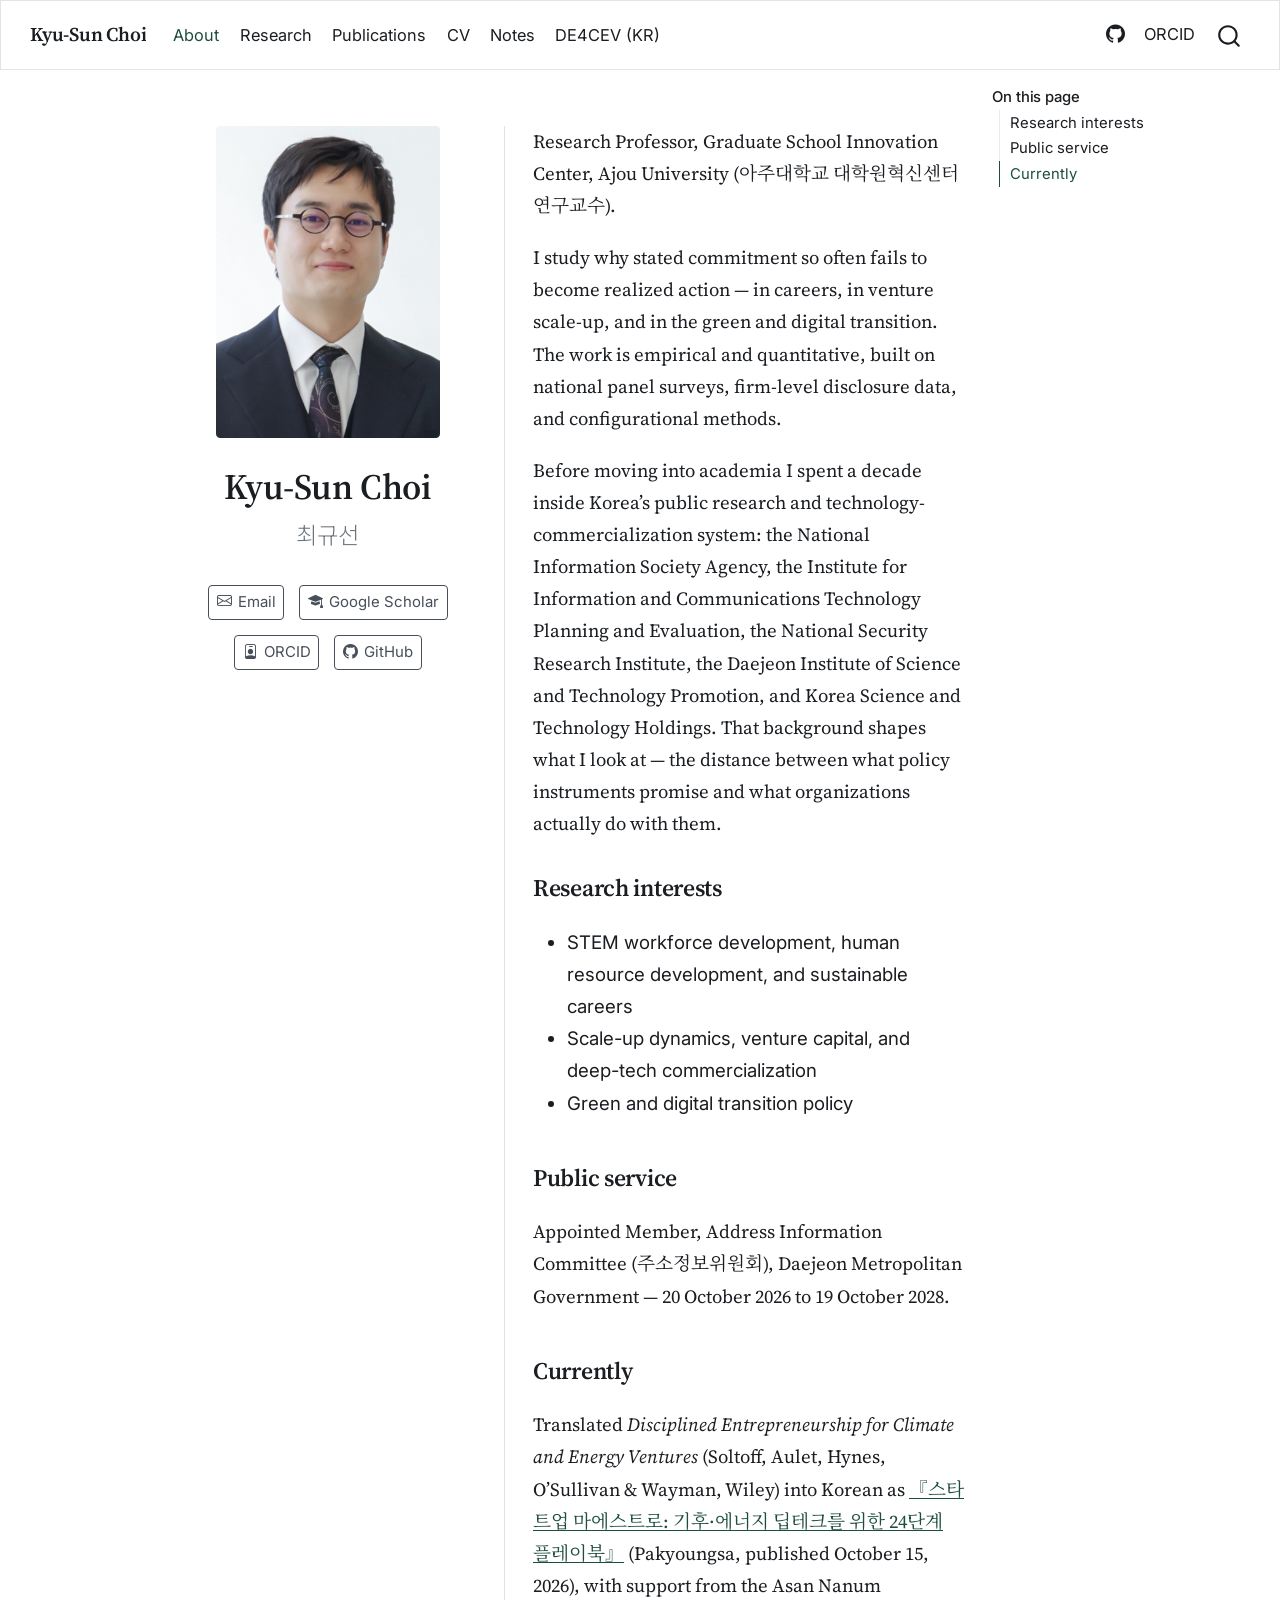
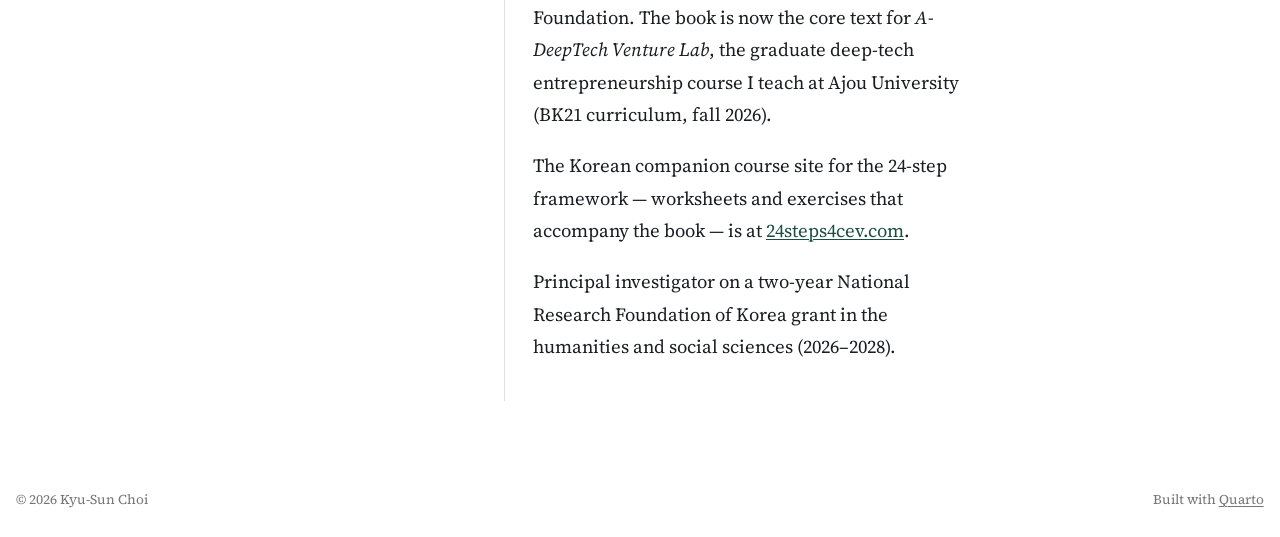
<file: index.html>
<!DOCTYPE html>
<html xmlns="http://www.w3.org/1999/xhtml" lang="en" xml:lang="en"><head>

<meta charset="utf-8">
<meta name="generator" content="quarto-1.11.9">

<meta name="viewport" content="width=device-width, initial-scale=1.0, user-scalable=yes">


<title>Kyu-Sun Choi</title>
<style>
/* Default styles provided by pandoc.
** See https://pandoc.org/MANUAL.html#variables-for-html for config info.
*/
span.smallcaps{font-variant: small-caps;}
div.columns{display: flex; gap: 1.5em;}
div.column{flex: auto;}
@media screen {
div.columns{gap: min(4vw, 1.5em);}
div.column{overflow-x: auto;}
}
div.hanging-indent{margin-left: 1.5em; text-indent: -1.5em;}
ul.task-list{list-style: none;}
ul.task-list li input[type="checkbox"] {
  width: 0.8em;
  margin: 0 0.8em 0.2em -1em; /* quarto-specific, see https://github.com/quarto-dev/quarto-cli/issues/4556 */ 
  vertical-align: middle;
}
</style>


<script src="site_libs/quarto-nav/quarto-nav.js"></script>
<script src="site_libs/quarto-nav/headroom.min.js"></script>
<script src="site_libs/clipboard/clipboard.min.js"></script>
<script src="site_libs/quarto-search/autocomplete.umd.js"></script>
<script src="site_libs/quarto-search/fuse.min.js"></script>
<script src="site_libs/quarto-search/quarto-search.js"></script>
<meta name="quarto:offset" content="./">
<link href="./images/favicon.png" rel="icon" type="image/png">
<script src="site_libs/quarto-html/quarto.js" type="module"></script>
<script src="site_libs/quarto-html/tabsets/tabsets.js" type="module"></script>
<script src="site_libs/quarto-html/scrollable-regions/scrollable-regions.js" type="module"></script>
<script src="site_libs/quarto-html/popper.min.js"></script>
<script src="site_libs/quarto-html/tippy.umd.min.js"></script>
<link href="site_libs/quarto-html/tippy.css" rel="stylesheet">
<link href="site_libs/quarto-html/quarto-syntax-highlighting-63b5708e65d6cd79cd7618c58d0c21e7.css" rel="stylesheet" id="quarto-text-highlighting-styles">
<script src="site_libs/bootstrap/bootstrap.min.js"></script>
<link href="site_libs/bootstrap/bootstrap-icons.css" rel="stylesheet">
<link href="site_libs/bootstrap/bootstrap-665c2cede42db689215a2e90a3d80492.min.css" rel="stylesheet" append-hash="true" id="quarto-bootstrap" data-mode="light">
<script id="quarto-search-options" type="application/json">{
  "location": "navbar",
  "copy-button": false,
  "collapse-after": 3,
  "panel-placement": "end",
  "type": "overlay",
  "limit": 50,
  "keyboard-shortcut": [
    "f",
    "/",
    "s"
  ],
  "show-item-context": false,
  "language": {
    "search-no-results-text": "No results",
    "search-matching-documents-text": "matching documents",
    "search-copy-link-title": "Copy link to search",
    "search-hide-matches-text": "Hide additional matches",
    "search-more-match-text": "more match in this document",
    "search-more-matches-text": "more matches in this document",
    "search-clear-button-title": "Clear",
    "search-text-placeholder": "",
    "search-detached-cancel-button-title": "Cancel",
    "search-submit-button-title": "Submit",
    "search-label": "Search"
  }
}</script>


</head>

<body class="nav-fixed quarto-light"><a id="quarto-skip-link" class="visually-hidden-focusable" href="#quarto-document-content">Skip to main content</a>

<div id="quarto-search-results"></div>
  <header id="quarto-header" class="headroom fixed-top">
    <nav class="navbar navbar-expand-lg " data-bs-theme="dark" aria-label="Site">
      <div class="navbar-container container-fluid">
      <div class="navbar-brand-container mx-auto">
    <a class="navbar-brand" href="./index.html">
    <span class="navbar-title">Kyu-Sun Choi</span>
    </a>
  </div>
          <button class="navbar-toggler" type="button" data-bs-toggle="collapse" data-bs-target="#navbarCollapse" aria-controls="navbarCollapse" aria-expanded="false" aria-label="Toggle navigation" onclick="if (window.quartoToggleHeadroom) { window.quartoToggleHeadroom(); }">
  <span class="navbar-toggler-icon"></span>
</button>
          <div class="collapse navbar-collapse" id="navbarCollapse">
            <ul class="navbar-nav navbar-nav-scroll me-auto">
  <li class="nav-item">
    <a class="nav-link active" href="./index.html" aria-current="page"> 
<span class="menu-text">About</span></a>
  </li>  
  <li class="nav-item">
    <a class="nav-link" href="./research.html"> 
<span class="menu-text">Research</span></a>
  </li>  
  <li class="nav-item">
    <a class="nav-link" href="./publications.html"> 
<span class="menu-text">Publications</span></a>
  </li>  
  <li class="nav-item">
    <a class="nav-link" href="./cv.html"> 
<span class="menu-text">CV</span></a>
  </li>  
  <li class="nav-item">
    <a class="nav-link" href="./blog.html"> 
<span class="menu-text">Notes</span></a>
  </li>  
  <li class="nav-item">
    <a class="nav-link" href="https://24steps4cev.com" target="_blank"> 
<span class="menu-text">DE4CEV (KR)</span></a>
  </li>  
</ul>
            <ul class="navbar-nav navbar-nav-scroll ms-auto">
  <li class="nav-item compact">
    <a class="nav-link" href="https://github.com/kyusunchoi"> <i class="bi bi-github" role="img" aria-label="GitHub">
</i> 
<span class="menu-text"></span></a>
  </li>  
  <li class="nav-item">
    <a class="nav-link" href="https://orcid.org/0000-0001-7960-6547"> 
<span class="menu-text">ORCID</span></a>
  </li>  
</ul>
          </div> <!-- /navcollapse -->
            <div class="quarto-navbar-tools">
</div>
            <div id="quarto-search" class="" title="Search"></div>
      </div> <!-- /container-fluid -->
    </nav>
</header>
<!-- content -->
<div id="quarto-content" class="quarto-container page-columns page-rows-contents page-layout-article page-navbar">
<!-- sidebar -->
<!-- margin-sidebar -->
    <div id="quarto-margin-sidebar" class="sidebar margin-sidebar">
        <nav id="TOC" role="doc-toc" aria-labelledby="toc-title" class="toc-active">
    <h2 id="toc-title">On this page</h2>
  <ul>
  <li><a href="#research-interests" id="toc-research-interests" class="nav-link active" data-scroll-target="#research-interests">Research interests</a></li>
  <li><a href="#public-service" id="toc-public-service" class="nav-link" data-scroll-target="#public-service">Public service</a></li>
  <li><a href="#currently" id="toc-currently" class="nav-link" data-scroll-target="#currently">Currently</a></li>
  </ul>
</nav>
    </div>
<!-- main -->
<div class="quarto-about-trestles">
  <div class="about-entity">
    <img src="images/profile.png" class="about-image
  rounded " style="width: 12em;">
<header id="title-block-header" class="quarto-title-block default">
<div class="quarto-title">
<h1 class="title">Kyu-Sun Choi</h1>
<p class="subtitle lead">최규선</p>
</div>
<div class="quarto-title-meta">
  </div>
</header>
    <div class="about-links">
  <a href="mailto:cascade@ajou.ac.kr" class="about-link" rel="" target="">
    <i class="bi bi-envelope"></i>
     <span class="about-link-text">Email</span>
  </a>
  <a href="https://scholar.google.com/citations?user=VaS3VtMAAAAJ&amp;hl=en" class="about-link" rel="" target="">
    <i class="bi bi-mortarboard-fill"></i>
     <span class="about-link-text">Google Scholar</span>
  </a>
  <a href="https://orcid.org/0000-0001-7960-6547" class="about-link" rel="" target="">
    <i class="bi bi-person-badge"></i>
     <span class="about-link-text">ORCID</span>
  </a>
  <a href="https://github.com/kyusunchoi" class="about-link" rel="" target="">
    <i class="bi bi-github"></i>
     <span class="about-link-text">GitHub</span>
  </a>
</div>
  </div>
  <div class="about-contents"><main class="content" id="quarto-document-content" tabindex="-1">

<p>Research Professor, Graduate School Innovation Center, Ajou University (아주대학교 대학원혁신센터 연구교수).</p>
<p>I study why stated commitment so often fails to become realized action — in careers, in venture scale-up, and in the green and digital transition. The work is empirical and quantitative, built on national panel surveys, firm-level disclosure data, and configurational methods.</p>
<p>Before moving into academia I spent a decade inside Korea’s public research and technology-commercialization system: the National Information Society Agency, the Institute for Information and Communications Technology Planning and Evaluation, the National Security Research Institute, the Daejeon Institute of Science and Technology Promotion, and Korea Science and Technology Holdings. That background shapes what I look at — the distance between what policy instruments promise and what organizations actually do with them.</p>
<section id="research-interests" class="level2">
<h2 data-anchor-id="research-interests">Research interests</h2>
<ul>
<li>STEM workforce development, human resource development, and sustainable careers</li>
<li>Scale-up dynamics, venture capital, and deep-tech commercialization</li>
<li>Green and digital transition policy</li>
</ul>
</section>
<section id="public-service" class="level2">
<h2 data-anchor-id="public-service">Public service</h2>
<p>Appointed Member, Address Information Committee (주소정보위원회), Daejeon Metropolitan Government — 20 October 2026 to 19 October 2028.</p>
</section>
<section id="currently" class="level2">
<h2 data-anchor-id="currently">Currently</h2>
<p>Translated <em>Disciplined Entrepreneurship for Climate and Energy Ventures</em> (Soltoff, Aulet, Hynes, O’Sullivan &amp; Wayman, Wiley) into Korean as <a href="https://www.pybook.co.kr/mall/book/pys?goodsno=10015">『스타트업 마에스트로: 기후·에너지 딥테크를 위한 24단계 플레이북』</a> (Pakyoungsa, published October 15, 2026), with support from the Asan Nanum Foundation. The book is now the core text for <em>A-DeepTech Venture Lab</em>, the graduate deep-tech entrepreneurship course I teach at Ajou University (BK21 curriculum, fall 2026).</p>
<p>The Korean companion course site for the 24-step framework — worksheets and exercises that accompany the book — is at <a href="https://24steps4cev.com">24steps4cev.com</a>.</p>
<p>Principal investigator on a two-year National Research Foundation of Korea grant in the humanities and social sciences (2026–2028).</p>


</section>
</main></div>
</div>
 <!-- /main -->
<script id="quarto-html-after-body" type="application/javascript">
  window.document.addEventListener("DOMContentLoaded", function (event) {
    const isCodeAnnotation = (el) => {
      for (const clz of el.classList) {
        if (clz.startsWith('code-annotation-')) {                     
          return true;
        }
      }
      return false;
    }
    const onCopySuccess = function(e) {
      // button target
      const button = e.trigger;
      // don't keep focus
      button.blur();
      // flash "checked"
      button.classList.add('code-copy-button-checked');
      var currentTitle = button.getAttribute("title");
      button.setAttribute("title", "Copied!");
      let tooltip;
      if (window.bootstrap) {
        button.setAttribute("data-bs-toggle", "tooltip");
        button.setAttribute("data-bs-placement", "left");
        button.setAttribute("data-bs-title", "Copied!");
        tooltip = new bootstrap.Tooltip(button, 
          { trigger: "manual", 
            customClass: "code-copy-button-tooltip",
            offset: [0, -8]});
        tooltip.show();    
      }
      setTimeout(function() {
        if (tooltip) {
          tooltip.hide();
          button.removeAttribute("data-bs-title");
          button.removeAttribute("data-bs-toggle");
          button.removeAttribute("data-bs-placement");
        }
        button.setAttribute("title", currentTitle);
        button.classList.remove('code-copy-button-checked');
      }, 1000);
      // clear code selection
      e.clearSelection();
    }
    const getTextToCopy = function(trigger) {
      const outerScaffold = trigger.parentElement.cloneNode(true);
      const codeEl = outerScaffold.querySelector('code');
      for (const childEl of codeEl.children) {
        if (isCodeAnnotation(childEl)) {
          childEl.remove();
        }
      }
      return codeEl.innerText;
    }
    const clipboard = new window.ClipboardJS('.code-copy-button:not([data-in-quarto-modal])', {
      text: getTextToCopy
    });
    clipboard.on('success', onCopySuccess);
    if (window.document.getElementById('quarto-embedded-source-code-modal')) {
      const clipboardModal = new window.ClipboardJS('.code-copy-button[data-in-quarto-modal]', {
        text: getTextToCopy,
        container: window.document.getElementById('quarto-embedded-source-code-modal')
      });
      clipboardModal.on('success', onCopySuccess);
    }
      var localhostRegex = new RegExp(/^(?:http|https):\/\/localhost\:?[0-9]*\//);
      var mailtoRegex = new RegExp(/^mailto:/);
        var filterRegex = new RegExp("https:\/\/kyusunchoi\.github\.io");
      const newWindowLabel = "(opens in a new tab)";
      const newWindowNoteId = "quarto-ext-newwindow-label";
      // Links reference one hidden label through aria-describedby, so the
      // announcement never changes their accessible name.
      var describeNewWindow = (link) => {
        if (!window.document.getElementById(newWindowNoteId)) {
          var newWindowNote = window.document.createElement("span");
          newWindowNote.id = newWindowNoteId;
          newWindowNote.hidden = true;
          newWindowNote.textContent = newWindowLabel;
          window.document.body.appendChild(newWindowNote);
        }
        var describedBy = (link.getAttribute("aria-describedby") || "").split(/\s+/).filter(Boolean);
        if (!describedBy.includes(newWindowNoteId)) {
          describedBy.push(newWindowNoteId);
          link.setAttribute("aria-describedby", describedBy.join(" "));
        }
      }
      var isInternal = (href) => {
          return filterRegex.test(href) || localhostRegex.test(href) || mailtoRegex.test(href);
      }
      // Inspect non-navigation links and adorn them if external
      window.quartoDecorateExternalLinks = function (root) {
     var links = (root || window.document).querySelectorAll('a[href]:not(.nav-link):not(.navbar-brand):not(.toc-action):not(.sidebar-link):not(.sidebar-item-toggle):not(.pagination-link):not(.no-external):not([aria-hidden]):not(.dropdown-item):not(.quarto-navigation-tool):not(.about-link)');
      for (var i=0; i<links.length; i++) {
        const link = links[i];
        if (!isInternal(link.href)) {
          // undo the damage that might have been done by quarto-nav.js in the case of
          // links that we want to consider external
          if (link.dataset.originalHref !== undefined) {
            link.href = link.dataset.originalHref;
          }
            // target, if specified
            link.setAttribute("target", "_blank");
            if (link.getAttribute("rel") === null) {
              link.setAttribute("rel", "noopener");
            }
            describeNewWindow(link);
          if (!link.classList.contains('no-external-icon')) {
          }
        }
      }
      };
      window.quartoDecorateExternalLinks(window.document);
    // Esc closes the popup (WCAG 1.4.13) and focus leaving both trigger and
    // popup closes it (WCAG 2.4.11); tippy handles neither for interactive popups.
    const hideOnEscAndFocusOut = {
      name: 'hideOnEscAndFocusOut',
      defaultValue: true,
      fn(instance) {
        const dismiss = () => {
          // A show scheduled by the trigger delay would otherwise reopen it
          instance.clearDelayTimeouts();
          instance.hide();
        };
        const onKeyDown = (event) => {
          if (event.key !== 'Escape') {
            return;
          }
          // Keep Esc from also reaching page handlers (e.g. reveal.js overview),
          // except an open reveal.js slide menu, which Esc should close too.
          // The menu handles keys only when its keyboard option is on.
          const menuHandlesEsc = window.Reveal?.getPlugin?.('menu')?.isOpen() &&
            window.Reveal.getConfig().menu?.keyboard !== false;
          if (!menuHandlesEsc) {
            event.stopPropagation();
          }
          if (instance.popper.contains(window.document.activeElement)) {
            // Disabled while refocusing so the focus trigger does not reopen it
            instance.disable();
            instance.reference.focus();
            instance.enable();
          }
          dismiss();
        };
        const onFocusOut = (event) => {
          const target = event.relatedTarget;
          if (target && !instance.reference.contains(target) &&
              !instance.popper.contains(target)) {
            dismiss();
          }
        };
        // On the trigger too: a click trigger (code-annotations: select) has no
        // blur handling. Attached for the instance's lifetime so leaving the
        // trigger also cancels a show still pending on the trigger delay.
        instance.reference.addEventListener('focusout', onFocusOut);
        return {
          onShow() {
            window.document.addEventListener('keydown', onKeyDown, true);
            instance.popper.addEventListener('focusout', onFocusOut);
          },
          onHide() {
            window.document.removeEventListener('keydown', onKeyDown, true);
            instance.popper.removeEventListener('focusout', onFocusOut);
          },
          onDestroy() {
            instance.reference.removeEventListener('focusout', onFocusOut);
          },
        };
      },
    };
    function tippyHover(el, contentFn, onTriggerFn, onUntriggerFn) {
      const config = {
        allowHTML: true,
        maxWidth: 500,
        delay: 100,
        arrow: false,
        appendTo: function(el) {
            return el.parentElement;
        },
        interactive: true,
        interactiveBorder: 10,
        theme: 'quarto',
        placement: 'bottom-start',
        plugins: [hideOnEscAndFocusOut],
      };
      if (contentFn) {
        config.content = contentFn;
      }
      if (onTriggerFn) {
        config.onTrigger = onTriggerFn;
      }
      if (onUntriggerFn) {
        config.onUntrigger = onUntriggerFn;
      }
      window.tippy(el, config); 
    }
    const noterefs = window.document.querySelectorAll('a[role="doc-noteref"]');
    for (var i=0; i<noterefs.length; i++) {
      const ref = noterefs[i];
      tippyHover(ref, function() {
        // use id or data attribute instead here
        let href = ref.getAttribute('data-footnote-href') || ref.getAttribute('href');
        try { href = new URL(href).hash; } catch {}
        const id = href.replace(/^#\/?/, "");
        const note = window.document.getElementById(id);
        if (note) {
          return note.innerHTML;
        } else {
          return "";
        }
      });
    }
    const xrefs = window.document.querySelectorAll('a.quarto-xref');
    const processXRef = (id, note) => {
      // Strip column container classes
      const stripColumnClz = (el) => {
        el.classList.remove("page-full", "page-columns");
        if (el.children) {
          for (const child of el.children) {
            stripColumnClz(child);
          }
        }
      }
      stripColumnClz(note)
      if (id === null || id.startsWith('sec-')) {
        // Special case sections, only their first couple elements
        const container = document.createElement("div");
        if (note.children && note.children.length > 2) {
          container.appendChild(note.children[0].cloneNode(true));
          for (let i = 1; i < note.children.length; i++) {
            const child = note.children[i];
            if (child.tagName === "P" && child.innerText === "") {
              continue;
            } else {
              container.appendChild(child.cloneNode(true));
              break;
            }
          }
          if (window.Quarto?.typesetMath) {
            window.Quarto.typesetMath(container);
          }
          return container.innerHTML
        } else {
          if (window.Quarto?.typesetMath) {
            window.Quarto.typesetMath(note);
          }
          return note.innerHTML;
        }
      } else {
        // Remove any anchor links if they are present
        const anchorLink = note.querySelector('a.anchorjs-link');
        if (anchorLink) {
          anchorLink.remove();
        }
        if (window.Quarto?.typesetMath) {
          window.Quarto.typesetMath(note);
        }
        if (note.classList.contains("callout")) {
          return note.outerHTML;
        } else {
          return note.innerHTML;
        }
      }
    }
    for (var i=0; i<xrefs.length; i++) {
      const xref = xrefs[i];
      tippyHover(xref, undefined, function(instance) {
        instance.disable();
        let url = xref.getAttribute('href');
        let hash = undefined; 
        if (url.startsWith('#')) {
          hash = url;
        } else {
          try { hash = new URL(url).hash; } catch {}
        }
        if (hash) {
          const id = hash.replace(/^#\/?/, "");
          const note = window.document.getElementById(id);
          if (note !== null) {
            try {
              const html = processXRef(id, note.cloneNode(true));
              instance.setContent(html);
            } finally {
              instance.enable();
              instance.show();
            }
          } else {
            // See if we can fetch this
            fetch(url.split('#')[0])
            .then(res => res.text())
            .then(html => {
              const parser = new DOMParser();
              const htmlDoc = parser.parseFromString(html, "text/html");
              const note = htmlDoc.getElementById(id);
              if (note !== null) {
                const html = processXRef(id, note);
                instance.setContent(html);
              } 
            }).finally(() => {
              instance.enable();
              instance.show();
            });
          }
        } else {
          // See if we can fetch a full url (with no hash to target)
          // This is a special case and we should probably do some content thinning / targeting
          fetch(url)
          .then(res => res.text())
          .then(html => {
            const parser = new DOMParser();
            const htmlDoc = parser.parseFromString(html, "text/html");
            const note = htmlDoc.querySelector('main.content');
            if (note !== null) {
              // This should only happen for chapter cross references
              // (since there is no id in the URL)
              // remove the first header
              if (note.children.length > 0 && note.children[0].tagName === "HEADER") {
                note.children[0].remove();
              }
              const html = processXRef(null, note);
              instance.setContent(html);
            } 
          }).finally(() => {
            instance.enable();
            instance.show();
          });
        }
      }, function(instance) {
      });
    }
        let selectedAnnoteEl;
        const selectorForAnnotation = ( cell, annotation) => {
          let cellAttr = 'data-code-cell="' + cell + '"';
          let lineAttr = 'data-code-annotation="' +  annotation + '"';
          const selector = 'span[' + cellAttr + '][' + lineAttr + ']';
          return selector;
        }
        const selectCodeLines = (annoteEl) => {
          const doc = window.document;
          const targetCell = annoteEl.getAttribute("data-target-cell");
          const targetAnnotation = annoteEl.getAttribute("data-target-annotation");
          const annoteSpan = window.document.querySelector(selectorForAnnotation(targetCell, targetAnnotation));
          const lines = annoteSpan.getAttribute("data-code-lines").split(",");
          const lineIds = lines.map((line) => {
            return targetCell + "-" + line;
          })
          // Each band is positioned against its own containing block, which is
          // not the offsetParent of the lines, so place it from client rects.
          const placeBand = (band, firstEl, lastEl, codeBlock) => {
            const container = band.offsetParent;
            if (container === null) {
              return;
            }
            const containerRect = container.getBoundingClientRect();
            // Reveal.js scales slides with a transform, so convert client
            // pixels back to the CSS pixels of the container.
            const scale = containerRect.height / container.offsetHeight || 1;
            const firstRect = firstEl.getBoundingClientRect();
            const lastRect = lastEl.getBoundingClientRect();
            const top = (firstRect.top - containerRect.top) / scale - container.clientTop + container.scrollTop;
            const height = (lastRect.bottom - firstRect.top) / scale;
            band.style.top = top - 2 + "px";
            band.style.height = height + 4 + "px";
            if (codeBlock) {
              // Without the copy button wrapper, the containing block is wider
              // than the code block, so span the code block explicitly.
              const blockRect = codeBlock.getBoundingClientRect();
              band.style.left = (blockRect.left - containerRect.left) / scale - container.clientLeft + container.scrollLeft + "px";
              band.style.width = blockRect.width / scale + "px";
            }
          };
          if (lineIds.length > 0) {
            const el = window.document.getElementById(lineIds[0]);
            const lastEl = window.document.getElementById(lineIds[lineIds.length - 1]);
            const parent = el.parentElement.parentElement;
            // cook up a div (if necessary) and position it
            let div = window.document.getElementById("code-annotation-line-highlight");
            if (div === null) {
              div = window.document.createElement("div");
              div.setAttribute("id", "code-annotation-line-highlight");
              div.style.position = 'absolute';
              parent.appendChild(div);
            }
            placeBand(div, el, lastEl, parent.closest("div.sourceCode") || parent);
            let gutterDiv = window.document.getElementById("code-annotation-line-highlight-gutter");
            if (gutterDiv === null) {
              gutterDiv = window.document.createElement("div");
              gutterDiv.setAttribute("id", "code-annotation-line-highlight-gutter");
              gutterDiv.style.position = 'absolute';
              const codeCell = window.document.getElementById(targetCell);
              const gutter = codeCell.querySelector('.code-annotation-gutter');
              gutter.appendChild(gutterDiv);
            }
            placeBand(gutterDiv, el, lastEl);
            selectedAnnoteEl = annoteEl;
          }
        };
        const unselectCodeLines = () => {
          const elementsIds = ["code-annotation-line-highlight", "code-annotation-line-highlight-gutter"];
          elementsIds.forEach((elId) => {
            const div = window.document.getElementById(elId);
            if (div) {
              div.remove();
            }
          });
          selectedAnnoteEl = undefined;
        };
          // Handle positioning of the toggle
      window.addEventListener(
        "resize",
        throttle(() => {
          elRect = undefined;
          if (selectedAnnoteEl) {
            selectCodeLines(selectedAnnoteEl);
          }
        }, 10)
      );
      function throttle(fn, ms) {
      let throttle = false;
      let timer;
        return (...args) => {
          if(!throttle) { // first call gets through
              fn.apply(this, args);
              throttle = true;
          } else { // all the others get throttled
              if(timer) clearTimeout(timer); // cancel #2
              timer = setTimeout(() => {
                fn.apply(this, args);
                timer = throttle = false;
              }, ms);
          }
        };
      }
        // Attach click handler to the DT
        const annoteDls = window.document.querySelectorAll('dt[data-target-cell]');
        for (const annoteDlNode of annoteDls) {
          annoteDlNode.addEventListener('click', (event) => {
            const clickedEl = event.target;
            if (clickedEl !== selectedAnnoteEl) {
              unselectCodeLines();
              const activeEl = window.document.querySelector('dt[data-target-cell].code-annotation-active');
              if (activeEl) {
                activeEl.classList.remove('code-annotation-active');
              }
              selectCodeLines(clickedEl);
              clickedEl.classList.add('code-annotation-active');
            } else {
              // Unselect the line
              unselectCodeLines();
              clickedEl.classList.remove('code-annotation-active');
            }
          });
        }
    const findCites = (el) => {
      const parentEl = el.parentElement;
      if (parentEl) {
        const cites = parentEl.dataset.cites;
        if (cites) {
          return {
            el,
            cites: cites.split(' ')
          };
        } else {
          return findCites(el.parentElement)
        }
      } else {
        return undefined;
      }
    };
    var bibliorefs = window.document.querySelectorAll('a[role="doc-biblioref"]');
    for (var i=0; i<bibliorefs.length; i++) {
      const ref = bibliorefs[i];
      const citeInfo = findCites(ref);
      if (citeInfo) {
        tippyHover(citeInfo.el, function() {
          var popup = window.document.createElement('div');
          citeInfo.cites.forEach(function(cite) {
            var citeDiv = window.document.createElement('div');
            citeDiv.classList.add('hanging-indent');
            citeDiv.classList.add('csl-entry');
            var biblioDiv = window.document.getElementById('ref-' + cite);
            if (biblioDiv) {
              citeDiv.innerHTML = biblioDiv.innerHTML;
            }
            popup.appendChild(citeDiv);
          });
          return popup.innerHTML;
        });
      }
    }
  });
  </script>
  <script type="application/javascript">
  window.quartoScrollableRegionsLabels = {"code":"Scrollable code","output":"Scrollable output"};
  </script>
</div> <!-- /content -->
<footer class="footer">
  <div class="nav-footer">
    <div class="nav-footer-left">
<p>© 2026 Kyu-Sun Choi</p>
</div>   
    <div class="nav-footer-center">
      &nbsp;
    </div>
    <div class="nav-footer-right">
<p>Built with <a href="https://quarto.org">Quarto</a></p>
</div>
  </div>
</footer>




</body></html>
</file>
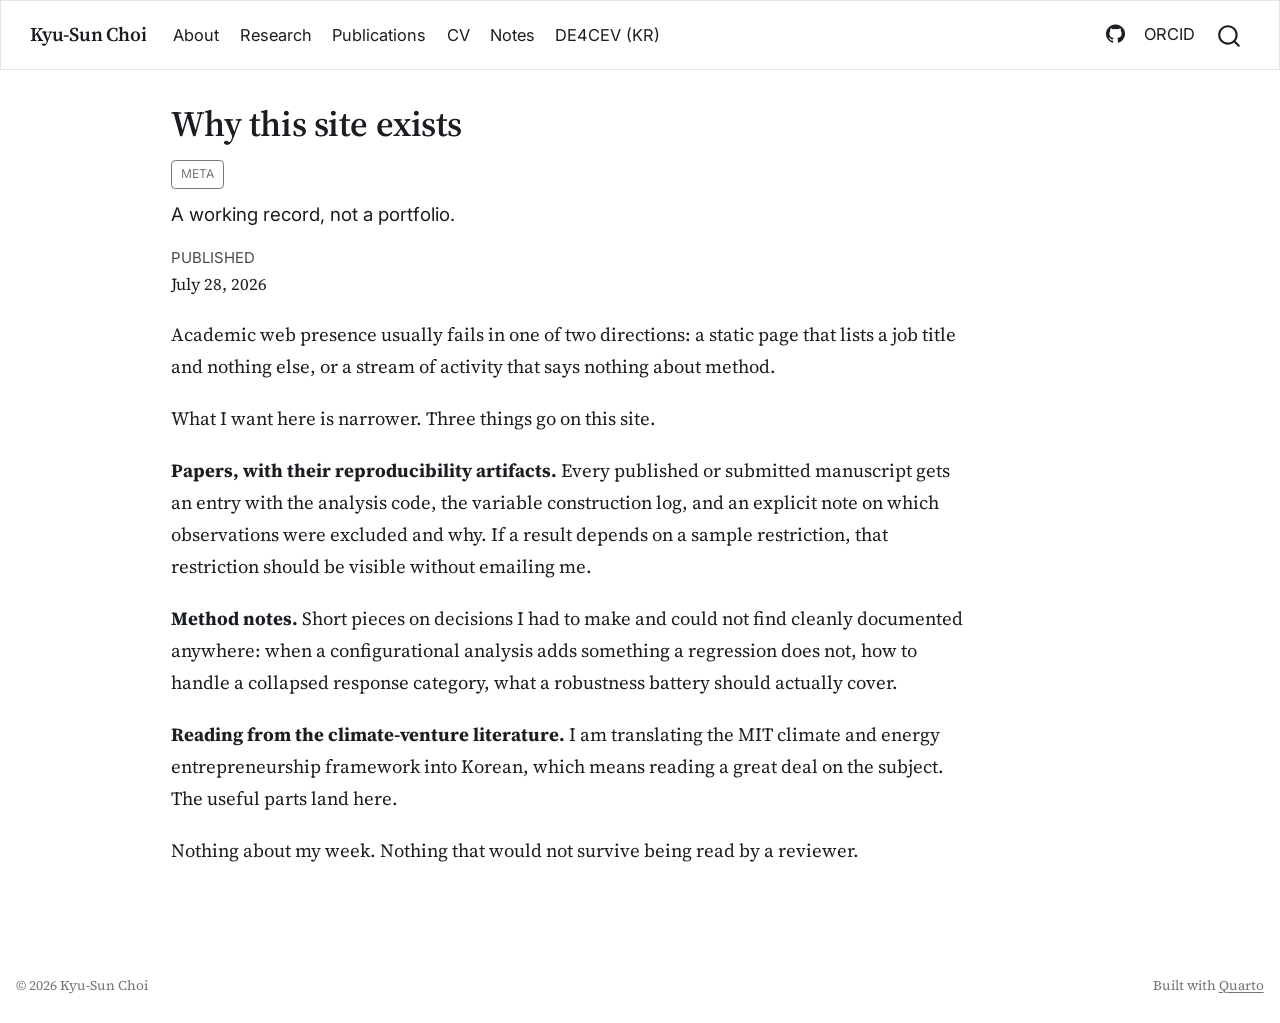
<file: posts/2026-07-site-launch/index.html>
<!DOCTYPE html>
<html xmlns="http://www.w3.org/1999/xhtml" lang="en" xml:lang="en"><head>

<meta charset="utf-8">
<meta name="generator" content="quarto-1.11.9">

<meta name="viewport" content="width=device-width, initial-scale=1.0, user-scalable=yes">

<meta name="dcterms.date" content="2026-07-28">
<meta name="description" content="A working record, not a portfolio.">

<title>Why this site exists – Kyu-Sun Choi</title>
<style>
/* Default styles provided by pandoc.
** See https://pandoc.org/MANUAL.html#variables-for-html for config info.
*/
span.smallcaps{font-variant: small-caps;}
div.columns{display: flex; gap: 1.5em;}
div.column{flex: auto;}
@media screen {
div.columns{gap: min(4vw, 1.5em);}
div.column{overflow-x: auto;}
}
div.hanging-indent{margin-left: 1.5em; text-indent: -1.5em;}
ul.task-list{list-style: none;}
ul.task-list li input[type="checkbox"] {
  width: 0.8em;
  margin: 0 0.8em 0.2em -1em; /* quarto-specific, see https://github.com/quarto-dev/quarto-cli/issues/4556 */ 
  vertical-align: middle;
}
</style>


<script src="../../site_libs/quarto-nav/quarto-nav.js"></script>
<script src="../../site_libs/quarto-nav/headroom.min.js"></script>
<script src="../../site_libs/clipboard/clipboard.min.js"></script>
<script src="../../site_libs/quarto-search/autocomplete.umd.js"></script>
<script src="../../site_libs/quarto-search/fuse.min.js"></script>
<script src="../../site_libs/quarto-search/quarto-search.js"></script>
<meta name="quarto:offset" content="../../">
<link href="../../images/favicon.png" rel="icon" type="image/png">
<script src="../../site_libs/quarto-html/quarto.js" type="module"></script>
<script src="../../site_libs/quarto-html/tabsets/tabsets.js" type="module"></script>
<script src="../../site_libs/quarto-html/scrollable-regions/scrollable-regions.js" type="module"></script>
<script src="../../site_libs/quarto-html/popper.min.js"></script>
<script src="../../site_libs/quarto-html/tippy.umd.min.js"></script>
<script src="../../site_libs/quarto-html/anchor.min.js"></script>
<link href="../../site_libs/quarto-html/tippy.css" rel="stylesheet">
<link href="../../site_libs/quarto-html/quarto-syntax-highlighting-63b5708e65d6cd79cd7618c58d0c21e7.css" rel="stylesheet" id="quarto-text-highlighting-styles">
<script src="../../site_libs/bootstrap/bootstrap.min.js"></script>
<link href="../../site_libs/bootstrap/bootstrap-icons.css" rel="stylesheet">
<link href="../../site_libs/bootstrap/bootstrap-665c2cede42db689215a2e90a3d80492.min.css" rel="stylesheet" append-hash="true" id="quarto-bootstrap" data-mode="light">
<script id="quarto-search-options" type="application/json">{
  "location": "navbar",
  "copy-button": false,
  "collapse-after": 3,
  "panel-placement": "end",
  "type": "overlay",
  "limit": 50,
  "keyboard-shortcut": [
    "f",
    "/",
    "s"
  ],
  "show-item-context": false,
  "language": {
    "search-no-results-text": "No results",
    "search-matching-documents-text": "matching documents",
    "search-copy-link-title": "Copy link to search",
    "search-hide-matches-text": "Hide additional matches",
    "search-more-match-text": "more match in this document",
    "search-more-matches-text": "more matches in this document",
    "search-clear-button-title": "Clear",
    "search-text-placeholder": "",
    "search-detached-cancel-button-title": "Cancel",
    "search-submit-button-title": "Submit",
    "search-label": "Search"
  }
}</script>


</head>

<body class="nav-fixed quarto-light"><a id="quarto-skip-link" class="visually-hidden-focusable" href="#quarto-document-content">Skip to main content</a>

<div id="quarto-search-results"></div>
  <header id="quarto-header" class="headroom fixed-top">
    <nav class="navbar navbar-expand-lg " data-bs-theme="dark" aria-label="Site">
      <div class="navbar-container container-fluid">
      <div class="navbar-brand-container mx-auto">
    <a class="navbar-brand" href="../../index.html">
    <span class="navbar-title">Kyu-Sun Choi</span>
    </a>
  </div>
          <button class="navbar-toggler" type="button" data-bs-toggle="collapse" data-bs-target="#navbarCollapse" aria-controls="navbarCollapse" aria-expanded="false" aria-label="Toggle navigation" onclick="if (window.quartoToggleHeadroom) { window.quartoToggleHeadroom(); }">
  <span class="navbar-toggler-icon"></span>
</button>
          <div class="collapse navbar-collapse" id="navbarCollapse">
            <ul class="navbar-nav navbar-nav-scroll me-auto">
  <li class="nav-item">
    <a class="nav-link" href="../../index.html"> 
<span class="menu-text">About</span></a>
  </li>  
  <li class="nav-item">
    <a class="nav-link" href="../../research.html"> 
<span class="menu-text">Research</span></a>
  </li>  
  <li class="nav-item">
    <a class="nav-link" href="../../publications.html"> 
<span class="menu-text">Publications</span></a>
  </li>  
  <li class="nav-item">
    <a class="nav-link" href="../../cv.html"> 
<span class="menu-text">CV</span></a>
  </li>  
  <li class="nav-item">
    <a class="nav-link" href="../../blog.html"> 
<span class="menu-text">Notes</span></a>
  </li>  
  <li class="nav-item">
    <a class="nav-link" href="https://24steps4cev.com" target="_blank"> 
<span class="menu-text">DE4CEV (KR)</span></a>
  </li>  
</ul>
            <ul class="navbar-nav navbar-nav-scroll ms-auto">
  <li class="nav-item compact">
    <a class="nav-link" href="https://github.com/kyusunchoi"> <i class="bi bi-github" role="img" aria-label="GitHub">
</i> 
<span class="menu-text"></span></a>
  </li>  
  <li class="nav-item">
    <a class="nav-link" href="https://orcid.org/0000-0001-7960-6547"> 
<span class="menu-text">ORCID</span></a>
  </li>  
</ul>
          </div> <!-- /navcollapse -->
            <div class="quarto-navbar-tools">
</div>
            <div id="quarto-search" class="" title="Search"></div>
      </div> <!-- /container-fluid -->
    </nav>
</header>
<!-- content -->
<div id="quarto-content" class="quarto-container page-columns page-rows-contents page-layout-article page-navbar">
<!-- sidebar -->
<!-- margin-sidebar -->
    <div id="quarto-margin-sidebar" class="sidebar margin-sidebar zindex-bottom">
        
    </div>
<!-- main -->
<main class="content" id="quarto-document-content" tabindex="-1">

<header id="title-block-header" class="quarto-title-block default">
<div class="quarto-title">
<h1 class="title">Why this site exists</h1>
  <div class="quarto-categories">
    <div class="quarto-category">meta</div>
  </div>
  </div>

<div>
  <div class="description">
    A working record, not a portfolio.
  </div>
</div>


<div class="quarto-title-meta">

    
    <div>
    <div class="quarto-title-meta-heading">Published</div>
    <div class="quarto-title-meta-contents">
      <p class="date">July 28, 2026</p>
    </div>
  </div>
  
    
  </div>
  


</header>


<p>Academic web presence usually fails in one of two directions: a static page that lists a job title and nothing else, or a stream of activity that says nothing about method.</p>
<p>What I want here is narrower. Three things go on this site.</p>
<p><strong>Papers, with their reproducibility artifacts.</strong> Every published or submitted manuscript gets an entry with the analysis code, the variable construction log, and an explicit note on which observations were excluded and why. If a result depends on a sample restriction, that restriction should be visible without emailing me.</p>
<p><strong>Method notes.</strong> Short pieces on decisions I had to make and could not find cleanly documented anywhere: when a configurational analysis adds something a regression does not, how to handle a collapsed response category, what a robustness battery should actually cover.</p>
<p><strong>Reading from the climate-venture literature.</strong> I am translating the MIT climate and energy entrepreneurship framework into Korean, which means reading a great deal on the subject. The useful parts land here.</p>
<p>Nothing about my week. Nothing that would not survive being read by a reviewer.</p>



</main> <!-- /main -->
<script id="quarto-html-after-body" type="application/javascript">
  window.document.addEventListener("DOMContentLoaded", function (event) {
    const icon = "";
    const anchorJS = new window.AnchorJS();
    anchorJS.options = {
      placement: 'right',
      icon: icon
    };
    anchorJS.add('.anchored');
    const isCodeAnnotation = (el) => {
      for (const clz of el.classList) {
        if (clz.startsWith('code-annotation-')) {                     
          return true;
        }
      }
      return false;
    }
    const onCopySuccess = function(e) {
      // button target
      const button = e.trigger;
      // don't keep focus
      button.blur();
      // flash "checked"
      button.classList.add('code-copy-button-checked');
      var currentTitle = button.getAttribute("title");
      button.setAttribute("title", "Copied!");
      let tooltip;
      if (window.bootstrap) {
        button.setAttribute("data-bs-toggle", "tooltip");
        button.setAttribute("data-bs-placement", "left");
        button.setAttribute("data-bs-title", "Copied!");
        tooltip = new bootstrap.Tooltip(button, 
          { trigger: "manual", 
            customClass: "code-copy-button-tooltip",
            offset: [0, -8]});
        tooltip.show();    
      }
      setTimeout(function() {
        if (tooltip) {
          tooltip.hide();
          button.removeAttribute("data-bs-title");
          button.removeAttribute("data-bs-toggle");
          button.removeAttribute("data-bs-placement");
        }
        button.setAttribute("title", currentTitle);
        button.classList.remove('code-copy-button-checked');
      }, 1000);
      // clear code selection
      e.clearSelection();
    }
    const getTextToCopy = function(trigger) {
      const outerScaffold = trigger.parentElement.cloneNode(true);
      const codeEl = outerScaffold.querySelector('code');
      for (const childEl of codeEl.children) {
        if (isCodeAnnotation(childEl)) {
          childEl.remove();
        }
      }
      return codeEl.innerText;
    }
    const clipboard = new window.ClipboardJS('.code-copy-button:not([data-in-quarto-modal])', {
      text: getTextToCopy
    });
    clipboard.on('success', onCopySuccess);
    if (window.document.getElementById('quarto-embedded-source-code-modal')) {
      const clipboardModal = new window.ClipboardJS('.code-copy-button[data-in-quarto-modal]', {
        text: getTextToCopy,
        container: window.document.getElementById('quarto-embedded-source-code-modal')
      });
      clipboardModal.on('success', onCopySuccess);
    }
      var localhostRegex = new RegExp(/^(?:http|https):\/\/localhost\:?[0-9]*\//);
      var mailtoRegex = new RegExp(/^mailto:/);
        var filterRegex = new RegExp("https:\/\/kyusunchoi\.github\.io");
      const newWindowLabel = "(opens in a new tab)";
      const newWindowNoteId = "quarto-ext-newwindow-label";
      // Links reference one hidden label through aria-describedby, so the
      // announcement never changes their accessible name.
      var describeNewWindow = (link) => {
        if (!window.document.getElementById(newWindowNoteId)) {
          var newWindowNote = window.document.createElement("span");
          newWindowNote.id = newWindowNoteId;
          newWindowNote.hidden = true;
          newWindowNote.textContent = newWindowLabel;
          window.document.body.appendChild(newWindowNote);
        }
        var describedBy = (link.getAttribute("aria-describedby") || "").split(/\s+/).filter(Boolean);
        if (!describedBy.includes(newWindowNoteId)) {
          describedBy.push(newWindowNoteId);
          link.setAttribute("aria-describedby", describedBy.join(" "));
        }
      }
      var isInternal = (href) => {
          return filterRegex.test(href) || localhostRegex.test(href) || mailtoRegex.test(href);
      }
      // Inspect non-navigation links and adorn them if external
      window.quartoDecorateExternalLinks = function (root) {
     var links = (root || window.document).querySelectorAll('a[href]:not(.nav-link):not(.navbar-brand):not(.toc-action):not(.sidebar-link):not(.sidebar-item-toggle):not(.pagination-link):not(.no-external):not([aria-hidden]):not(.dropdown-item):not(.quarto-navigation-tool):not(.about-link)');
      for (var i=0; i<links.length; i++) {
        const link = links[i];
        if (!isInternal(link.href)) {
          // undo the damage that might have been done by quarto-nav.js in the case of
          // links that we want to consider external
          if (link.dataset.originalHref !== undefined) {
            link.href = link.dataset.originalHref;
          }
            // target, if specified
            link.setAttribute("target", "_blank");
            if (link.getAttribute("rel") === null) {
              link.setAttribute("rel", "noopener");
            }
            describeNewWindow(link);
          if (!link.classList.contains('no-external-icon')) {
          }
        }
      }
      };
      window.quartoDecorateExternalLinks(window.document);
    // Esc closes the popup (WCAG 1.4.13) and focus leaving both trigger and
    // popup closes it (WCAG 2.4.11); tippy handles neither for interactive popups.
    const hideOnEscAndFocusOut = {
      name: 'hideOnEscAndFocusOut',
      defaultValue: true,
      fn(instance) {
        const dismiss = () => {
          // A show scheduled by the trigger delay would otherwise reopen it
          instance.clearDelayTimeouts();
          instance.hide();
        };
        const onKeyDown = (event) => {
          if (event.key !== 'Escape') {
            return;
          }
          // Keep Esc from also reaching page handlers (e.g. reveal.js overview),
          // except an open reveal.js slide menu, which Esc should close too.
          // The menu handles keys only when its keyboard option is on.
          const menuHandlesEsc = window.Reveal?.getPlugin?.('menu')?.isOpen() &&
            window.Reveal.getConfig().menu?.keyboard !== false;
          if (!menuHandlesEsc) {
            event.stopPropagation();
          }
          if (instance.popper.contains(window.document.activeElement)) {
            // Disabled while refocusing so the focus trigger does not reopen it
            instance.disable();
            instance.reference.focus();
            instance.enable();
          }
          dismiss();
        };
        const onFocusOut = (event) => {
          const target = event.relatedTarget;
          if (target && !instance.reference.contains(target) &&
              !instance.popper.contains(target)) {
            dismiss();
          }
        };
        // On the trigger too: a click trigger (code-annotations: select) has no
        // blur handling. Attached for the instance's lifetime so leaving the
        // trigger also cancels a show still pending on the trigger delay.
        instance.reference.addEventListener('focusout', onFocusOut);
        return {
          onShow() {
            window.document.addEventListener('keydown', onKeyDown, true);
            instance.popper.addEventListener('focusout', onFocusOut);
          },
          onHide() {
            window.document.removeEventListener('keydown', onKeyDown, true);
            instance.popper.removeEventListener('focusout', onFocusOut);
          },
          onDestroy() {
            instance.reference.removeEventListener('focusout', onFocusOut);
          },
        };
      },
    };
    function tippyHover(el, contentFn, onTriggerFn, onUntriggerFn) {
      const config = {
        allowHTML: true,
        maxWidth: 500,
        delay: 100,
        arrow: false,
        appendTo: function(el) {
            return el.parentElement;
        },
        interactive: true,
        interactiveBorder: 10,
        theme: 'quarto',
        placement: 'bottom-start',
        plugins: [hideOnEscAndFocusOut],
      };
      if (contentFn) {
        config.content = contentFn;
      }
      if (onTriggerFn) {
        config.onTrigger = onTriggerFn;
      }
      if (onUntriggerFn) {
        config.onUntrigger = onUntriggerFn;
      }
      window.tippy(el, config); 
    }
    const noterefs = window.document.querySelectorAll('a[role="doc-noteref"]');
    for (var i=0; i<noterefs.length; i++) {
      const ref = noterefs[i];
      tippyHover(ref, function() {
        // use id or data attribute instead here
        let href = ref.getAttribute('data-footnote-href') || ref.getAttribute('href');
        try { href = new URL(href).hash; } catch {}
        const id = href.replace(/^#\/?/, "");
        const note = window.document.getElementById(id);
        if (note) {
          return note.innerHTML;
        } else {
          return "";
        }
      });
    }
    const xrefs = window.document.querySelectorAll('a.quarto-xref');
    const processXRef = (id, note) => {
      // Strip column container classes
      const stripColumnClz = (el) => {
        el.classList.remove("page-full", "page-columns");
        if (el.children) {
          for (const child of el.children) {
            stripColumnClz(child);
          }
        }
      }
      stripColumnClz(note)
      if (id === null || id.startsWith('sec-')) {
        // Special case sections, only their first couple elements
        const container = document.createElement("div");
        if (note.children && note.children.length > 2) {
          container.appendChild(note.children[0].cloneNode(true));
          for (let i = 1; i < note.children.length; i++) {
            const child = note.children[i];
            if (child.tagName === "P" && child.innerText === "") {
              continue;
            } else {
              container.appendChild(child.cloneNode(true));
              break;
            }
          }
          if (window.Quarto?.typesetMath) {
            window.Quarto.typesetMath(container);
          }
          return container.innerHTML
        } else {
          if (window.Quarto?.typesetMath) {
            window.Quarto.typesetMath(note);
          }
          return note.innerHTML;
        }
      } else {
        // Remove any anchor links if they are present
        const anchorLink = note.querySelector('a.anchorjs-link');
        if (anchorLink) {
          anchorLink.remove();
        }
        if (window.Quarto?.typesetMath) {
          window.Quarto.typesetMath(note);
        }
        if (note.classList.contains("callout")) {
          return note.outerHTML;
        } else {
          return note.innerHTML;
        }
      }
    }
    for (var i=0; i<xrefs.length; i++) {
      const xref = xrefs[i];
      tippyHover(xref, undefined, function(instance) {
        instance.disable();
        let url = xref.getAttribute('href');
        let hash = undefined; 
        if (url.startsWith('#')) {
          hash = url;
        } else {
          try { hash = new URL(url).hash; } catch {}
        }
        if (hash) {
          const id = hash.replace(/^#\/?/, "");
          const note = window.document.getElementById(id);
          if (note !== null) {
            try {
              const html = processXRef(id, note.cloneNode(true));
              instance.setContent(html);
            } finally {
              instance.enable();
              instance.show();
            }
          } else {
            // See if we can fetch this
            fetch(url.split('#')[0])
            .then(res => res.text())
            .then(html => {
              const parser = new DOMParser();
              const htmlDoc = parser.parseFromString(html, "text/html");
              const note = htmlDoc.getElementById(id);
              if (note !== null) {
                const html = processXRef(id, note);
                instance.setContent(html);
              } 
            }).finally(() => {
              instance.enable();
              instance.show();
            });
          }
        } else {
          // See if we can fetch a full url (with no hash to target)
          // This is a special case and we should probably do some content thinning / targeting
          fetch(url)
          .then(res => res.text())
          .then(html => {
            const parser = new DOMParser();
            const htmlDoc = parser.parseFromString(html, "text/html");
            const note = htmlDoc.querySelector('main.content');
            if (note !== null) {
              // This should only happen for chapter cross references
              // (since there is no id in the URL)
              // remove the first header
              if (note.children.length > 0 && note.children[0].tagName === "HEADER") {
                note.children[0].remove();
              }
              const html = processXRef(null, note);
              instance.setContent(html);
            } 
          }).finally(() => {
            instance.enable();
            instance.show();
          });
        }
      }, function(instance) {
      });
    }
        let selectedAnnoteEl;
        const selectorForAnnotation = ( cell, annotation) => {
          let cellAttr = 'data-code-cell="' + cell + '"';
          let lineAttr = 'data-code-annotation="' +  annotation + '"';
          const selector = 'span[' + cellAttr + '][' + lineAttr + ']';
          return selector;
        }
        const selectCodeLines = (annoteEl) => {
          const doc = window.document;
          const targetCell = annoteEl.getAttribute("data-target-cell");
          const targetAnnotation = annoteEl.getAttribute("data-target-annotation");
          const annoteSpan = window.document.querySelector(selectorForAnnotation(targetCell, targetAnnotation));
          const lines = annoteSpan.getAttribute("data-code-lines").split(",");
          const lineIds = lines.map((line) => {
            return targetCell + "-" + line;
          })
          // Each band is positioned against its own containing block, which is
          // not the offsetParent of the lines, so place it from client rects.
          const placeBand = (band, firstEl, lastEl, codeBlock) => {
            const container = band.offsetParent;
            if (container === null) {
              return;
            }
            const containerRect = container.getBoundingClientRect();
            // Reveal.js scales slides with a transform, so convert client
            // pixels back to the CSS pixels of the container.
            const scale = containerRect.height / container.offsetHeight || 1;
            const firstRect = firstEl.getBoundingClientRect();
            const lastRect = lastEl.getBoundingClientRect();
            const top = (firstRect.top - containerRect.top) / scale - container.clientTop + container.scrollTop;
            const height = (lastRect.bottom - firstRect.top) / scale;
            band.style.top = top - 2 + "px";
            band.style.height = height + 4 + "px";
            if (codeBlock) {
              // Without the copy button wrapper, the containing block is wider
              // than the code block, so span the code block explicitly.
              const blockRect = codeBlock.getBoundingClientRect();
              band.style.left = (blockRect.left - containerRect.left) / scale - container.clientLeft + container.scrollLeft + "px";
              band.style.width = blockRect.width / scale + "px";
            }
          };
          if (lineIds.length > 0) {
            const el = window.document.getElementById(lineIds[0]);
            const lastEl = window.document.getElementById(lineIds[lineIds.length - 1]);
            const parent = el.parentElement.parentElement;
            // cook up a div (if necessary) and position it
            let div = window.document.getElementById("code-annotation-line-highlight");
            if (div === null) {
              div = window.document.createElement("div");
              div.setAttribute("id", "code-annotation-line-highlight");
              div.style.position = 'absolute';
              parent.appendChild(div);
            }
            placeBand(div, el, lastEl, parent.closest("div.sourceCode") || parent);
            let gutterDiv = window.document.getElementById("code-annotation-line-highlight-gutter");
            if (gutterDiv === null) {
              gutterDiv = window.document.createElement("div");
              gutterDiv.setAttribute("id", "code-annotation-line-highlight-gutter");
              gutterDiv.style.position = 'absolute';
              const codeCell = window.document.getElementById(targetCell);
              const gutter = codeCell.querySelector('.code-annotation-gutter');
              gutter.appendChild(gutterDiv);
            }
            placeBand(gutterDiv, el, lastEl);
            selectedAnnoteEl = annoteEl;
          }
        };
        const unselectCodeLines = () => {
          const elementsIds = ["code-annotation-line-highlight", "code-annotation-line-highlight-gutter"];
          elementsIds.forEach((elId) => {
            const div = window.document.getElementById(elId);
            if (div) {
              div.remove();
            }
          });
          selectedAnnoteEl = undefined;
        };
          // Handle positioning of the toggle
      window.addEventListener(
        "resize",
        throttle(() => {
          elRect = undefined;
          if (selectedAnnoteEl) {
            selectCodeLines(selectedAnnoteEl);
          }
        }, 10)
      );
      function throttle(fn, ms) {
      let throttle = false;
      let timer;
        return (...args) => {
          if(!throttle) { // first call gets through
              fn.apply(this, args);
              throttle = true;
          } else { // all the others get throttled
              if(timer) clearTimeout(timer); // cancel #2
              timer = setTimeout(() => {
                fn.apply(this, args);
                timer = throttle = false;
              }, ms);
          }
        };
      }
        // Attach click handler to the DT
        const annoteDls = window.document.querySelectorAll('dt[data-target-cell]');
        for (const annoteDlNode of annoteDls) {
          annoteDlNode.addEventListener('click', (event) => {
            const clickedEl = event.target;
            if (clickedEl !== selectedAnnoteEl) {
              unselectCodeLines();
              const activeEl = window.document.querySelector('dt[data-target-cell].code-annotation-active');
              if (activeEl) {
                activeEl.classList.remove('code-annotation-active');
              }
              selectCodeLines(clickedEl);
              clickedEl.classList.add('code-annotation-active');
            } else {
              // Unselect the line
              unselectCodeLines();
              clickedEl.classList.remove('code-annotation-active');
            }
          });
        }
    const findCites = (el) => {
      const parentEl = el.parentElement;
      if (parentEl) {
        const cites = parentEl.dataset.cites;
        if (cites) {
          return {
            el,
            cites: cites.split(' ')
          };
        } else {
          return findCites(el.parentElement)
        }
      } else {
        return undefined;
      }
    };
    var bibliorefs = window.document.querySelectorAll('a[role="doc-biblioref"]');
    for (var i=0; i<bibliorefs.length; i++) {
      const ref = bibliorefs[i];
      const citeInfo = findCites(ref);
      if (citeInfo) {
        tippyHover(citeInfo.el, function() {
          var popup = window.document.createElement('div');
          citeInfo.cites.forEach(function(cite) {
            var citeDiv = window.document.createElement('div');
            citeDiv.classList.add('hanging-indent');
            citeDiv.classList.add('csl-entry');
            var biblioDiv = window.document.getElementById('ref-' + cite);
            if (biblioDiv) {
              citeDiv.innerHTML = biblioDiv.innerHTML;
            }
            popup.appendChild(citeDiv);
          });
          return popup.innerHTML;
        });
      }
    }
  });
  </script>
  <script type="application/javascript">
  window.quartoScrollableRegionsLabels = {"code":"Scrollable code","output":"Scrollable output"};
  </script>
</div> <!-- /content -->
<footer class="footer">
  <div class="nav-footer">
    <div class="nav-footer-left">
<p>© 2026 Kyu-Sun Choi</p>
</div>   
    <div class="nav-footer-center">
      &nbsp;
    </div>
    <div class="nav-footer-right">
<p>Built with <a href="https://quarto.org">Quarto</a></p>
</div>
  </div>
</footer>




</body></html>
</file>
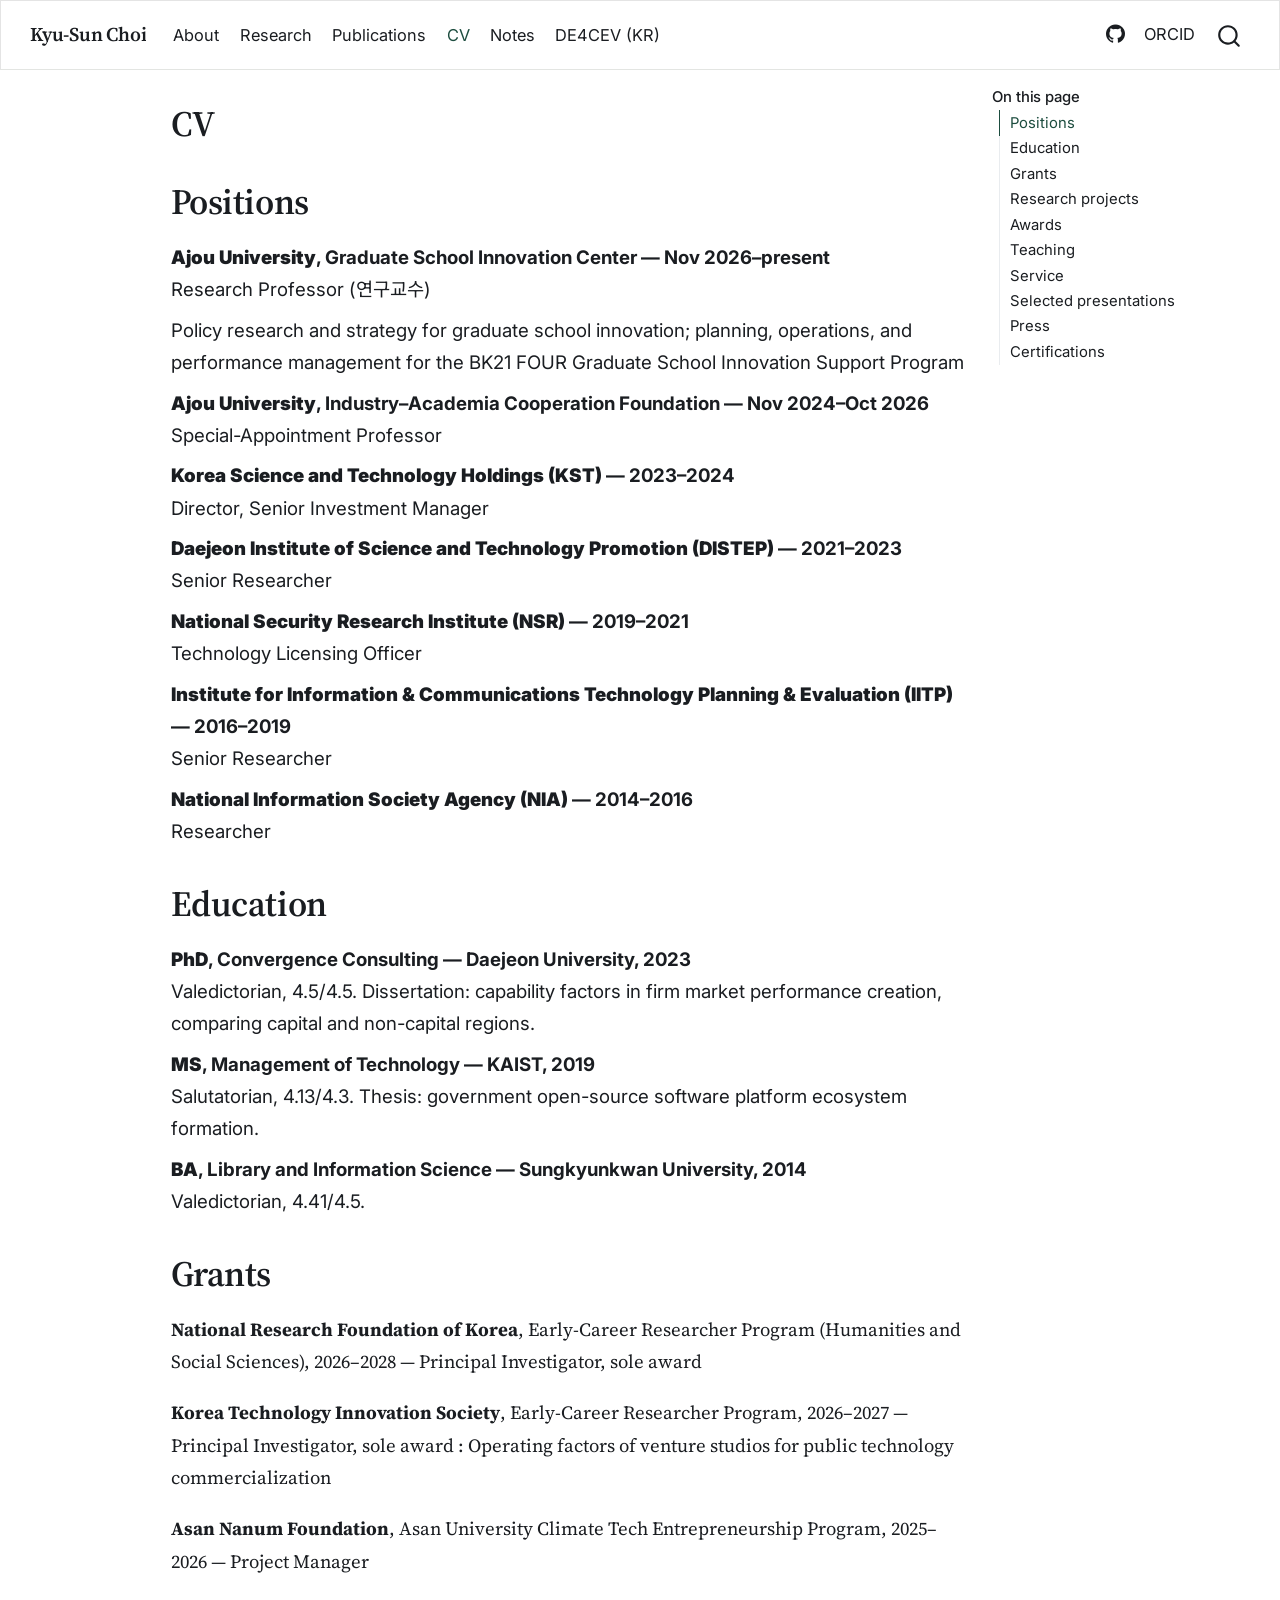
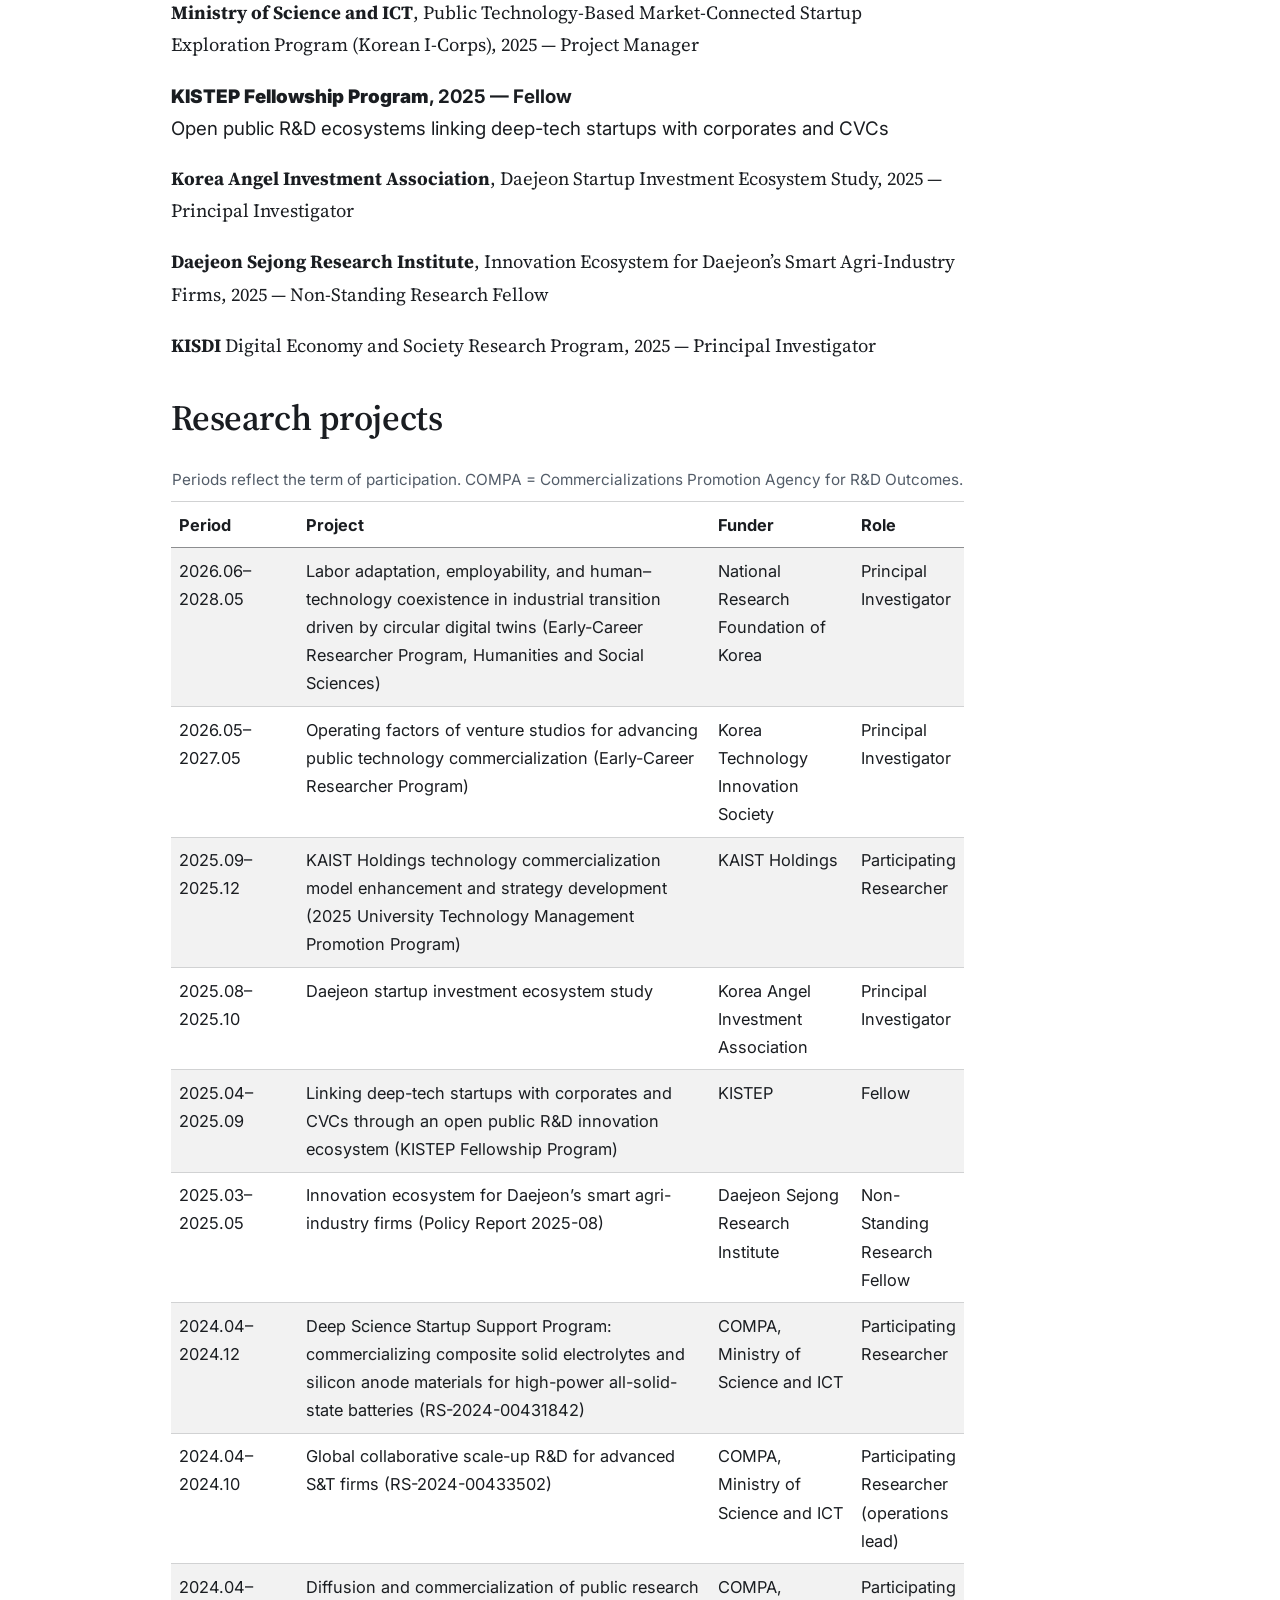
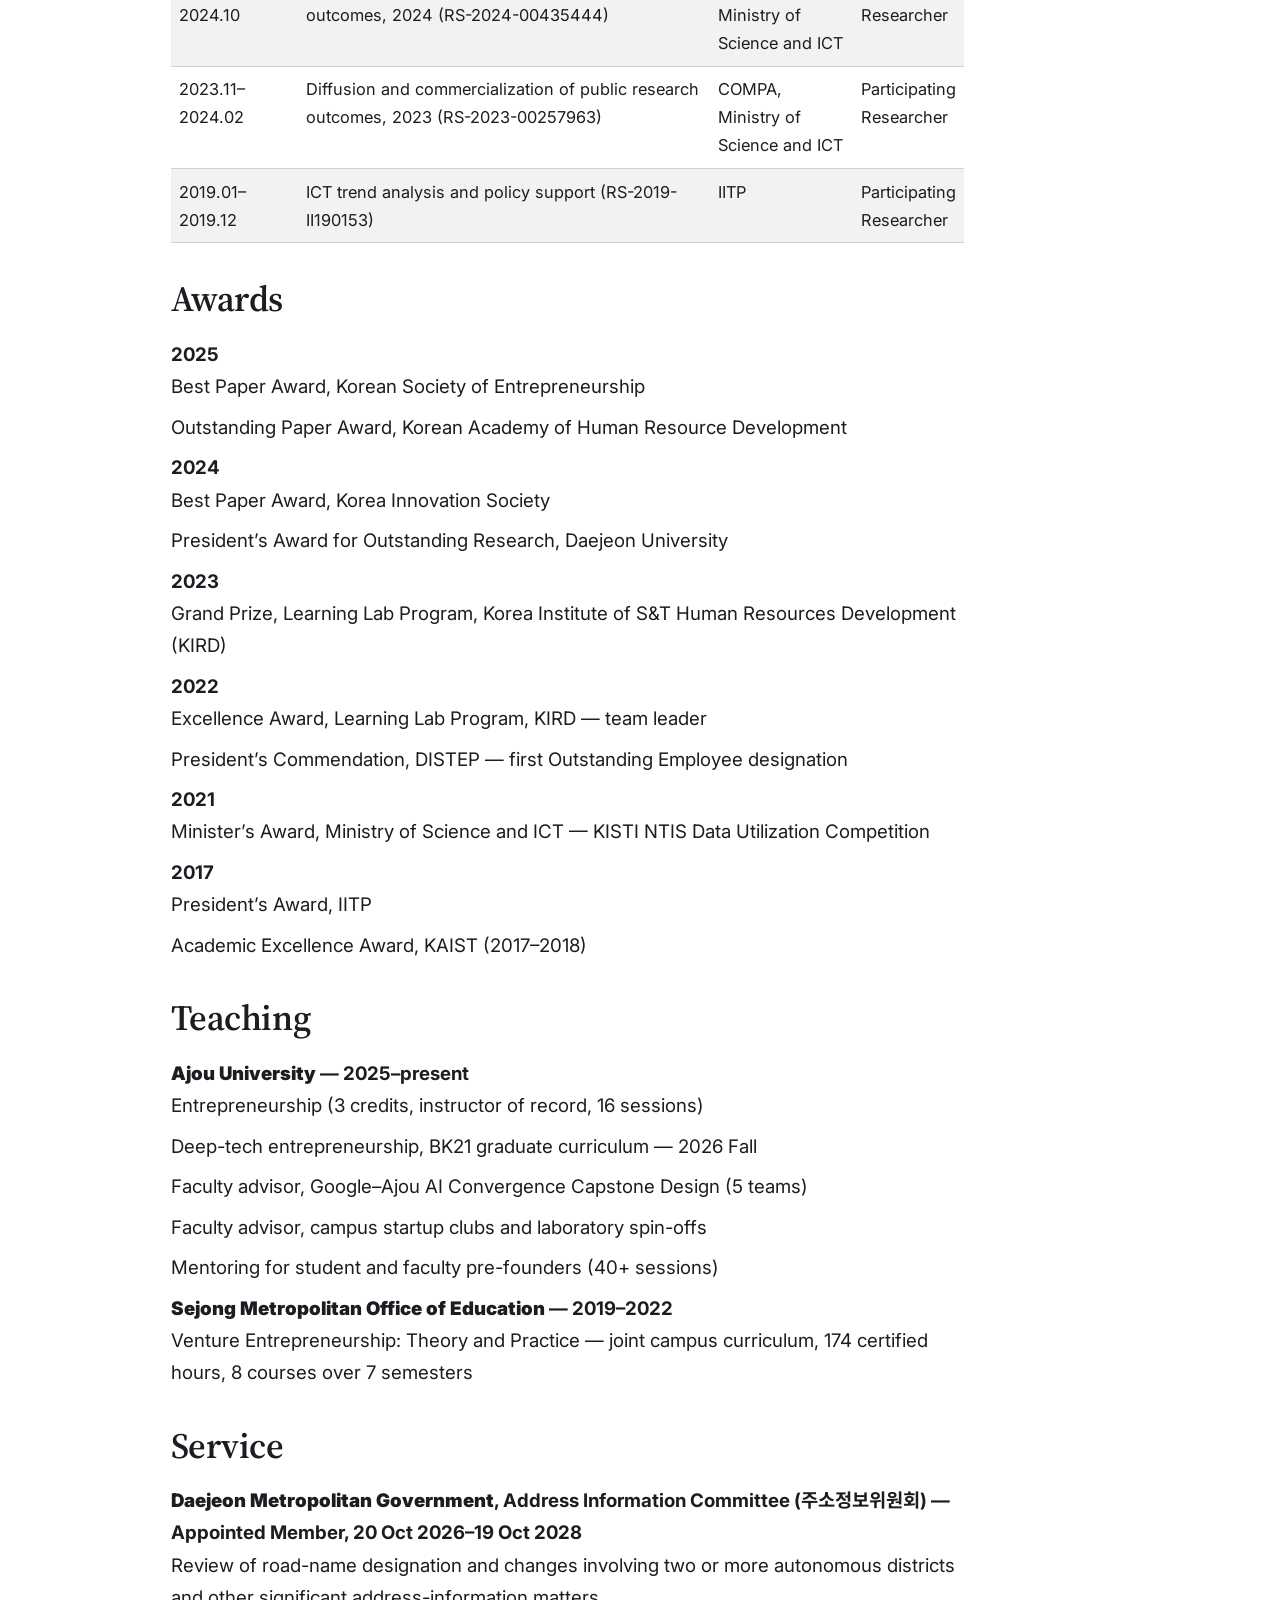
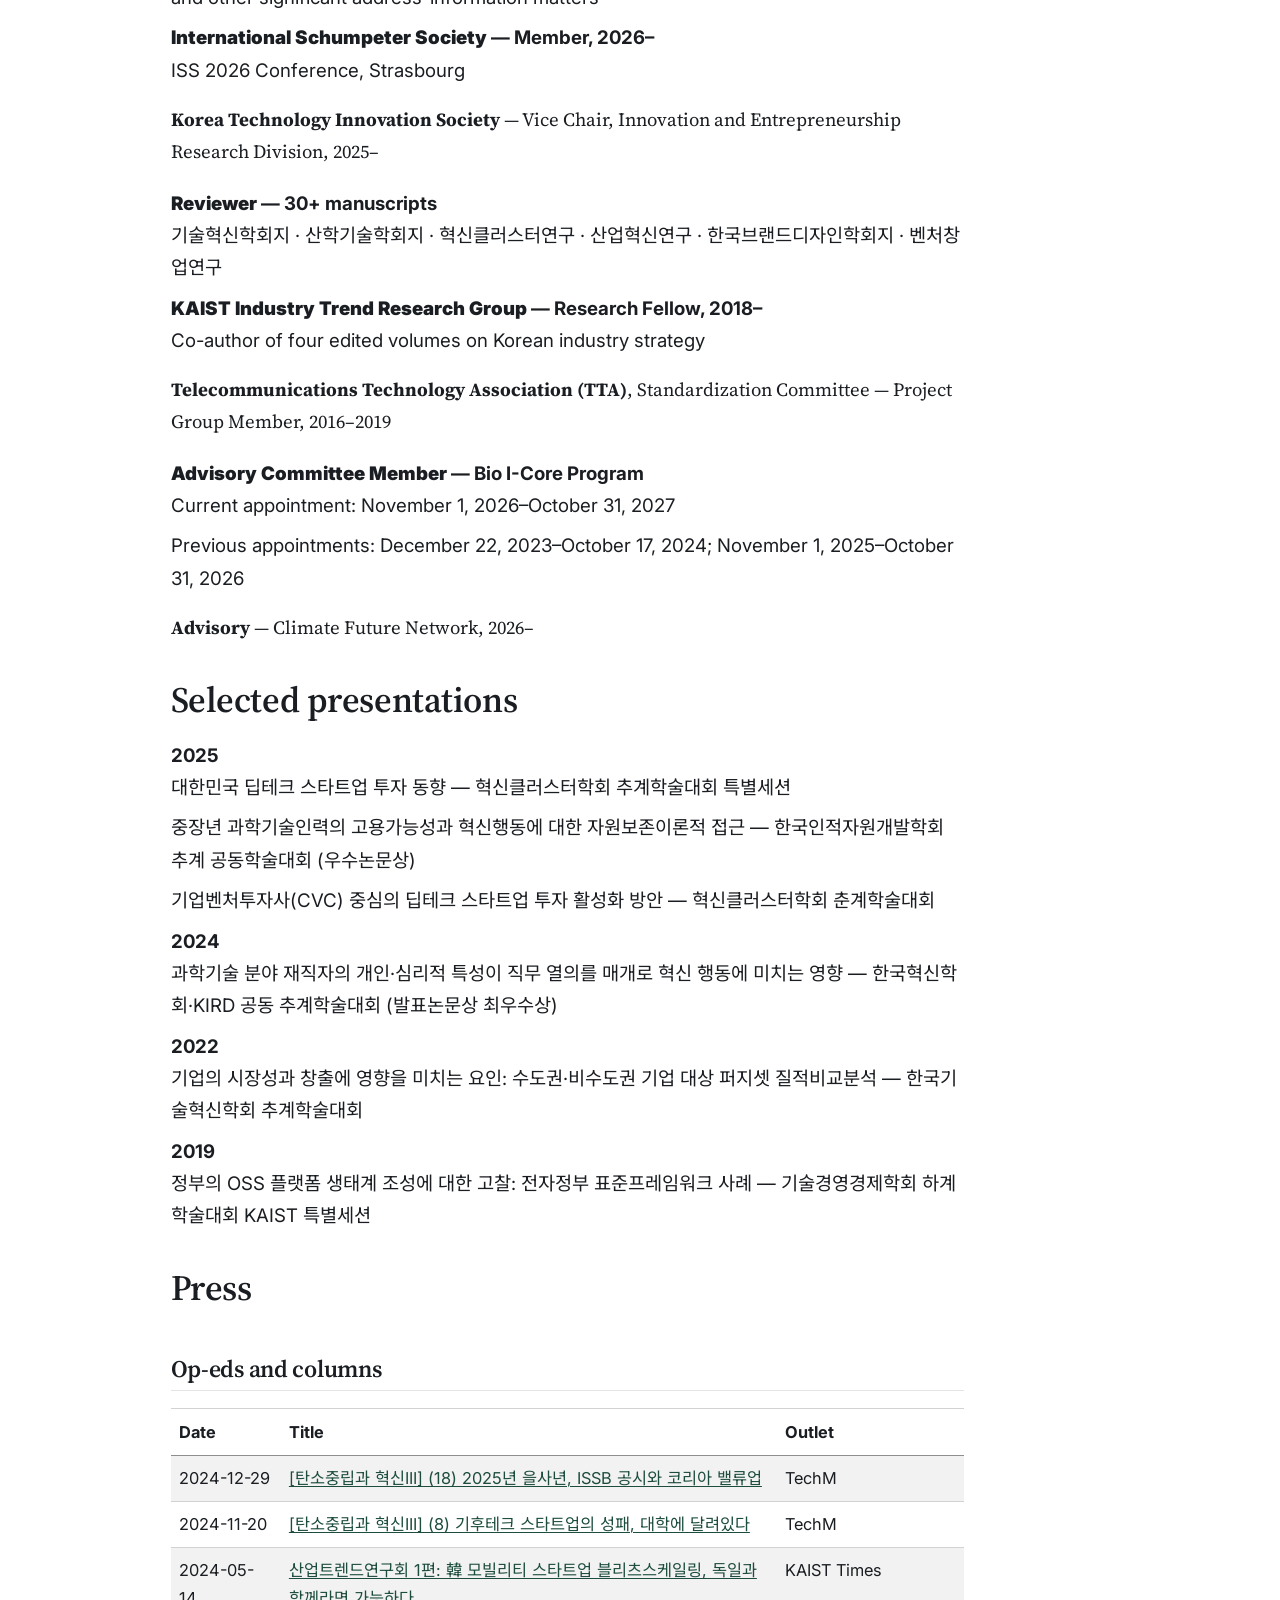
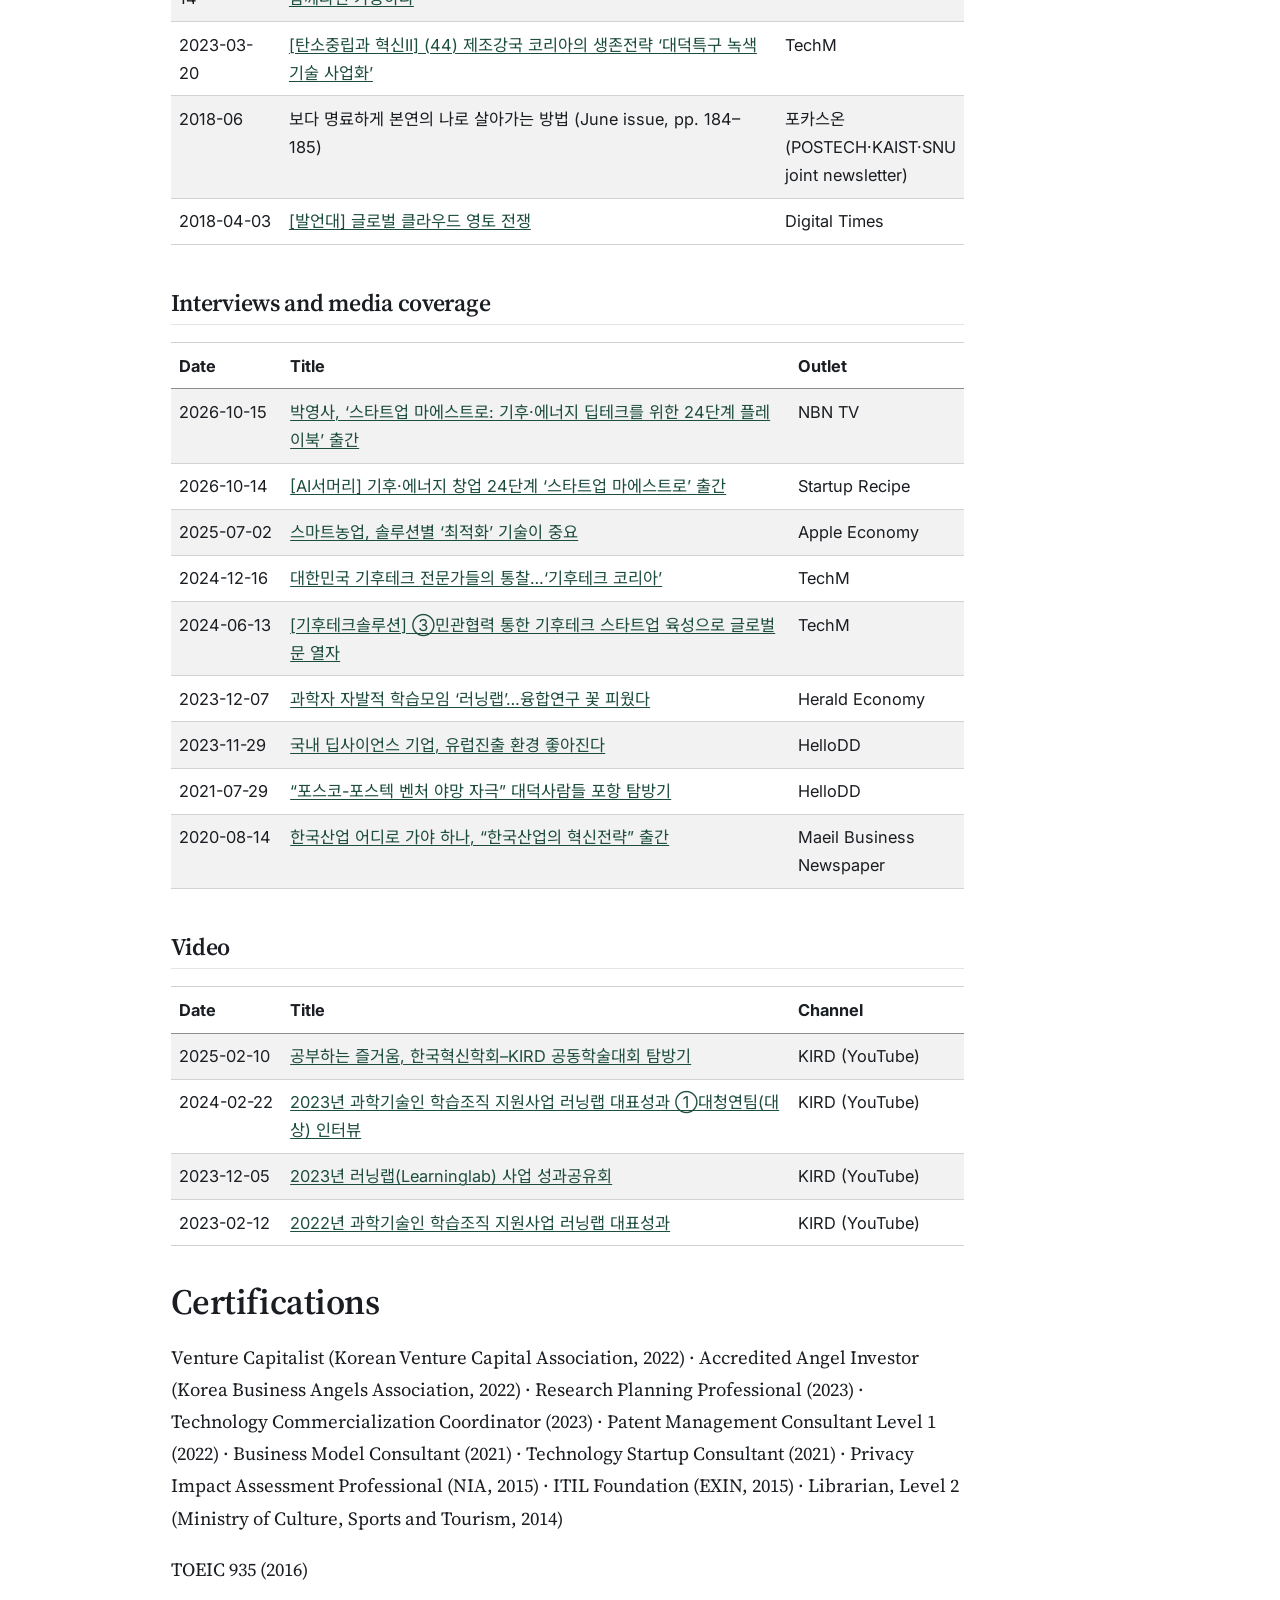
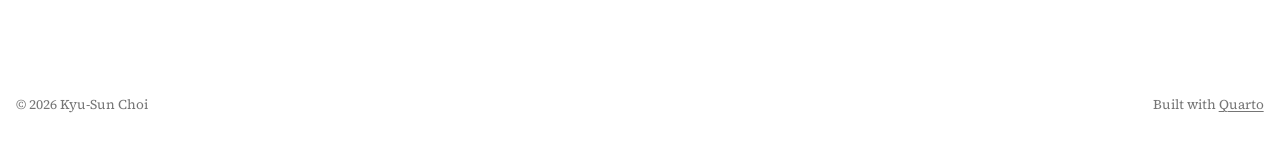
<file: cv.html>
<!DOCTYPE html>
<html xmlns="http://www.w3.org/1999/xhtml" lang="en" xml:lang="en"><head>

<meta charset="utf-8">
<meta name="generator" content="quarto-1.11.9">

<meta name="viewport" content="width=device-width, initial-scale=1.0, user-scalable=yes">


<title>CV – Kyu-Sun Choi</title>
<style>
/* Default styles provided by pandoc.
** See https://pandoc.org/MANUAL.html#variables-for-html for config info.
*/
span.smallcaps{font-variant: small-caps;}
div.columns{display: flex; gap: 1.5em;}
div.column{flex: auto;}
@media screen {
div.columns{gap: min(4vw, 1.5em);}
div.column{overflow-x: auto;}
}
div.hanging-indent{margin-left: 1.5em; text-indent: -1.5em;}
ul.task-list{list-style: none;}
ul.task-list li input[type="checkbox"] {
  width: 0.8em;
  margin: 0 0.8em 0.2em -1em; /* quarto-specific, see https://github.com/quarto-dev/quarto-cli/issues/4556 */ 
  vertical-align: middle;
}
</style>


<script src="site_libs/quarto-nav/quarto-nav.js"></script>
<script src="site_libs/quarto-nav/headroom.min.js"></script>
<script src="site_libs/clipboard/clipboard.min.js"></script>
<script src="site_libs/quarto-search/autocomplete.umd.js"></script>
<script src="site_libs/quarto-search/fuse.min.js"></script>
<script src="site_libs/quarto-search/quarto-search.js"></script>
<meta name="quarto:offset" content="./">
<link href="./images/favicon.png" rel="icon" type="image/png">
<script src="site_libs/quarto-html/quarto.js" type="module"></script>
<script src="site_libs/quarto-html/tabsets/tabsets.js" type="module"></script>
<script src="site_libs/quarto-html/scrollable-regions/scrollable-regions.js" type="module"></script>
<script src="site_libs/quarto-html/popper.min.js"></script>
<script src="site_libs/quarto-html/tippy.umd.min.js"></script>
<script src="site_libs/quarto-html/anchor.min.js"></script>
<link href="site_libs/quarto-html/tippy.css" rel="stylesheet">
<link href="site_libs/quarto-html/quarto-syntax-highlighting-63b5708e65d6cd79cd7618c58d0c21e7.css" rel="stylesheet" id="quarto-text-highlighting-styles">
<script src="site_libs/bootstrap/bootstrap.min.js"></script>
<link href="site_libs/bootstrap/bootstrap-icons.css" rel="stylesheet">
<link href="site_libs/bootstrap/bootstrap-665c2cede42db689215a2e90a3d80492.min.css" rel="stylesheet" append-hash="true" id="quarto-bootstrap" data-mode="light">
<script id="quarto-search-options" type="application/json">{
  "location": "navbar",
  "copy-button": false,
  "collapse-after": 3,
  "panel-placement": "end",
  "type": "overlay",
  "limit": 50,
  "keyboard-shortcut": [
    "f",
    "/",
    "s"
  ],
  "show-item-context": false,
  "language": {
    "search-no-results-text": "No results",
    "search-matching-documents-text": "matching documents",
    "search-copy-link-title": "Copy link to search",
    "search-hide-matches-text": "Hide additional matches",
    "search-more-match-text": "more match in this document",
    "search-more-matches-text": "more matches in this document",
    "search-clear-button-title": "Clear",
    "search-text-placeholder": "",
    "search-detached-cancel-button-title": "Cancel",
    "search-submit-button-title": "Submit",
    "search-label": "Search"
  }
}</script>


</head>

<body class="nav-fixed quarto-light"><a id="quarto-skip-link" class="visually-hidden-focusable" href="#quarto-document-content">Skip to main content</a>

<div id="quarto-search-results"></div>
  <header id="quarto-header" class="headroom fixed-top">
    <nav class="navbar navbar-expand-lg " data-bs-theme="dark" aria-label="Site">
      <div class="navbar-container container-fluid">
      <div class="navbar-brand-container mx-auto">
    <a class="navbar-brand" href="./index.html">
    <span class="navbar-title">Kyu-Sun Choi</span>
    </a>
  </div>
          <button class="navbar-toggler" type="button" data-bs-toggle="collapse" data-bs-target="#navbarCollapse" aria-controls="navbarCollapse" aria-expanded="false" aria-label="Toggle navigation" onclick="if (window.quartoToggleHeadroom) { window.quartoToggleHeadroom(); }">
  <span class="navbar-toggler-icon"></span>
</button>
          <div class="collapse navbar-collapse" id="navbarCollapse">
            <ul class="navbar-nav navbar-nav-scroll me-auto">
  <li class="nav-item">
    <a class="nav-link" href="./index.html"> 
<span class="menu-text">About</span></a>
  </li>  
  <li class="nav-item">
    <a class="nav-link" href="./research.html"> 
<span class="menu-text">Research</span></a>
  </li>  
  <li class="nav-item">
    <a class="nav-link" href="./publications.html"> 
<span class="menu-text">Publications</span></a>
  </li>  
  <li class="nav-item">
    <a class="nav-link active" href="./cv.html" aria-current="page"> 
<span class="menu-text">CV</span></a>
  </li>  
  <li class="nav-item">
    <a class="nav-link" href="./blog.html"> 
<span class="menu-text">Notes</span></a>
  </li>  
  <li class="nav-item">
    <a class="nav-link" href="https://24steps4cev.com" target="_blank"> 
<span class="menu-text">DE4CEV (KR)</span></a>
  </li>  
</ul>
            <ul class="navbar-nav navbar-nav-scroll ms-auto">
  <li class="nav-item compact">
    <a class="nav-link" href="https://github.com/kyusunchoi"> <i class="bi bi-github" role="img" aria-label="GitHub">
</i> 
<span class="menu-text"></span></a>
  </li>  
  <li class="nav-item">
    <a class="nav-link" href="https://orcid.org/0000-0001-7960-6547"> 
<span class="menu-text">ORCID</span></a>
  </li>  
</ul>
          </div> <!-- /navcollapse -->
            <div class="quarto-navbar-tools">
</div>
            <div id="quarto-search" class="" title="Search"></div>
      </div> <!-- /container-fluid -->
    </nav>
</header>
<!-- content -->
<div id="quarto-content" class="quarto-container page-columns page-rows-contents page-layout-article page-navbar">
<!-- sidebar -->
<!-- margin-sidebar -->
    <div id="quarto-margin-sidebar" class="sidebar margin-sidebar">
        <nav id="TOC" role="doc-toc" aria-labelledby="toc-title" class="toc-active">
    <h2 id="toc-title">On this page</h2>
   
  <ul class="collapse">
  <li><a href="#positions" id="toc-positions" class="nav-link active" data-scroll-target="#positions">Positions</a></li>
  <li><a href="#education" id="toc-education" class="nav-link" data-scroll-target="#education">Education</a></li>
  <li><a href="#grants" id="toc-grants" class="nav-link" data-scroll-target="#grants">Grants</a></li>
  <li><a href="#research-projects" id="toc-research-projects" class="nav-link" data-scroll-target="#research-projects">Research projects</a></li>
  <li><a href="#awards" id="toc-awards" class="nav-link" data-scroll-target="#awards">Awards</a></li>
  <li><a href="#teaching" id="toc-teaching" class="nav-link" data-scroll-target="#teaching">Teaching</a></li>
  <li><a href="#service" id="toc-service" class="nav-link" data-scroll-target="#service">Service</a></li>
  <li><a href="#selected-presentations" id="toc-selected-presentations" class="nav-link" data-scroll-target="#selected-presentations">Selected presentations</a></li>
  <li><a href="#press" id="toc-press" class="nav-link" data-scroll-target="#press">Press</a>
  <ul class="collapse">
  <li><a href="#op-eds-and-columns" id="toc-op-eds-and-columns" class="nav-link" data-scroll-target="#op-eds-and-columns">Op-eds and columns</a></li>
  <li><a href="#interviews-and-media-coverage" id="toc-interviews-and-media-coverage" class="nav-link" data-scroll-target="#interviews-and-media-coverage">Interviews and media coverage</a></li>
  <li><a href="#video" id="toc-video" class="nav-link" data-scroll-target="#video">Video</a></li>
  </ul></li>
  <li><a href="#certifications" id="toc-certifications" class="nav-link" data-scroll-target="#certifications">Certifications</a></li>
  </ul>
</nav>
    </div>
<!-- main -->
<main class="content" id="quarto-document-content" tabindex="-1">

<header id="title-block-header" class="quarto-title-block default">
<div class="quarto-title">
<h1 class="title">CV</h1>
</div>



<div class="quarto-title-meta">

    
  
    
  </div>
  


</header>


<section id="positions" class="level1">
<h1>Positions</h1>
<dl>
<dt><strong>Ajou University</strong>, Graduate School Innovation Center — Nov 2026–present</dt>
<dd>
Research Professor (연구교수)
</dd>
<dd>
Policy research and strategy for graduate school innovation; planning, operations, and performance management for the BK21 FOUR Graduate School Innovation Support Program
</dd>
<dt><strong>Ajou University</strong>, Industry–Academia Cooperation Foundation — Nov 2024–Oct 2026</dt>
<dd>
Special-Appointment Professor
</dd>
<dt><strong>Korea Science and Technology Holdings (KST)</strong> — 2023–2024</dt>
<dd>
Director, Senior Investment Manager
</dd>
<dt><strong>Daejeon Institute of Science and Technology Promotion (DISTEP)</strong> — 2021–2023</dt>
<dd>
Senior Researcher
</dd>
<dt><strong>National Security Research Institute (NSR)</strong> — 2019–2021</dt>
<dd>
Technology Licensing Officer
</dd>
<dt><strong>Institute for Information &amp; Communications Technology Planning &amp; Evaluation (IITP)</strong> — 2016–2019</dt>
<dd>
Senior Researcher
</dd>
<dt><strong>National Information Society Agency (NIA)</strong> — 2014–2016</dt>
<dd>
Researcher
</dd>
</dl>
</section>
<section id="education" class="level1">
<h1>Education</h1>
<dl>
<dt><strong>PhD</strong>, Convergence Consulting — Daejeon University, 2023</dt>
<dd>
Valedictorian, 4.5/4.5. Dissertation: capability factors in firm market performance creation, comparing capital and non-capital regions.
</dd>
<dt><strong>MS</strong>, Management of Technology — KAIST, 2019</dt>
<dd>
Salutatorian, 4.13/4.3. Thesis: government open-source software platform ecosystem formation.
</dd>
<dt><strong>BA</strong>, Library and Information Science — Sungkyunkwan University, 2014</dt>
<dd>
Valedictorian, 4.41/4.5.
</dd>
</dl>
</section>
<section id="grants" class="level1">
<h1>Grants</h1>
<p><strong>National Research Foundation of Korea</strong>, Early-Career Researcher Program (Humanities and Social Sciences), 2026–2028 — Principal Investigator, sole award</p>
<p><strong>Korea Technology Innovation Society</strong>, Early-Career Researcher Program, 2026–2027 — Principal Investigator, sole award : Operating factors of venture studios for public technology commercialization</p>
<p><strong>Asan Nanum Foundation</strong>, Asan University Climate Tech Entrepreneurship Program, 2025–2026 — Project Manager</p>
<p><strong>Ministry of Science and ICT</strong>, Public Technology-Based Market-Connected Startup Exploration Program (Korean I-Corps), 2025 — Project Manager</p>
<dl>
<dt><strong>KISTEP Fellowship Program</strong>, 2025 — Fellow</dt>
<dd>
Open public R&amp;D ecosystems linking deep-tech startups with corporates and CVCs
</dd>
</dl>
<p><strong>Korea Angel Investment Association</strong>, Daejeon Startup Investment Ecosystem Study, 2025 — Principal Investigator</p>
<p><strong>Daejeon Sejong Research Institute</strong>, Innovation Ecosystem for Daejeon’s Smart Agri-Industry Firms, 2025 — Non-Standing Research Fellow</p>
<p><strong>KISDI</strong> Digital Economy and Society Research Program, 2025 — Principal Investigator</p>
</section>
<section id="research-projects" class="level1">
<h1>Research projects</h1>
<table class="table-striped table-hover caption-top table">
<caption>Periods reflect the term of participation. COMPA = Commercializations Promotion Agency for R&amp;D Outcomes.</caption>
<colgroup>
<col style="width: 16%">
<col style="width: 52%">
<col style="width: 18%">
<col style="width: 14%">
</colgroup>
<thead>
<tr class="header">
<th style="text-align: left;">Period</th>
<th style="text-align: left;">Project</th>
<th style="text-align: left;">Funder</th>
<th style="text-align: left;">Role</th>
</tr>
</thead>
<tbody>
<tr class="odd">
<td style="text-align: left;">2026.06–2028.05</td>
<td style="text-align: left;">Labor adaptation, employability, and human–technology coexistence in industrial transition driven by circular digital twins (Early-Career Researcher Program, Humanities and Social Sciences)</td>
<td style="text-align: left;">National Research Foundation of Korea</td>
<td style="text-align: left;">Principal Investigator</td>
</tr>
<tr class="even">
<td style="text-align: left;">2026.05–2027.05</td>
<td style="text-align: left;">Operating factors of venture studios for advancing public technology commercialization (Early-Career Researcher Program)</td>
<td style="text-align: left;">Korea Technology Innovation Society</td>
<td style="text-align: left;">Principal Investigator</td>
</tr>
<tr class="odd">
<td style="text-align: left;">2025.09–2025.12</td>
<td style="text-align: left;">KAIST Holdings technology commercialization model enhancement and strategy development (2025 University Technology Management Promotion Program)</td>
<td style="text-align: left;">KAIST Holdings</td>
<td style="text-align: left;">Participating Researcher</td>
</tr>
<tr class="even">
<td style="text-align: left;">2025.08–2025.10</td>
<td style="text-align: left;">Daejeon startup investment ecosystem study</td>
<td style="text-align: left;">Korea Angel Investment Association</td>
<td style="text-align: left;">Principal Investigator</td>
</tr>
<tr class="odd">
<td style="text-align: left;">2025.04–2025.09</td>
<td style="text-align: left;">Linking deep-tech startups with corporates and CVCs through an open public R&amp;D innovation ecosystem (KISTEP Fellowship Program)</td>
<td style="text-align: left;">KISTEP</td>
<td style="text-align: left;">Fellow</td>
</tr>
<tr class="even">
<td style="text-align: left;">2025.03–2025.05</td>
<td style="text-align: left;">Innovation ecosystem for Daejeon’s smart agri-industry firms (Policy Report 2025-08)</td>
<td style="text-align: left;">Daejeon Sejong Research Institute</td>
<td style="text-align: left;">Non-Standing Research Fellow</td>
</tr>
<tr class="odd">
<td style="text-align: left;">2024.04–2024.12</td>
<td style="text-align: left;">Deep Science Startup Support Program: commercializing composite solid electrolytes and silicon anode materials for high-power all-solid-state batteries (RS-2024-00431842)</td>
<td style="text-align: left;">COMPA, Ministry of Science and ICT</td>
<td style="text-align: left;">Participating Researcher</td>
</tr>
<tr class="even">
<td style="text-align: left;">2024.04–2024.10</td>
<td style="text-align: left;">Global collaborative scale-up R&amp;D for advanced S&amp;T firms (RS-2024-00433502)</td>
<td style="text-align: left;">COMPA, Ministry of Science and ICT</td>
<td style="text-align: left;">Participating Researcher (operations lead)</td>
</tr>
<tr class="odd">
<td style="text-align: left;">2024.04–2024.10</td>
<td style="text-align: left;">Diffusion and commercialization of public research outcomes, 2024 (RS-2024-00435444)</td>
<td style="text-align: left;">COMPA, Ministry of Science and ICT</td>
<td style="text-align: left;">Participating Researcher</td>
</tr>
<tr class="even">
<td style="text-align: left;">2023.11–2024.02</td>
<td style="text-align: left;">Diffusion and commercialization of public research outcomes, 2023 (RS-2023-00257963)</td>
<td style="text-align: left;">COMPA, Ministry of Science and ICT</td>
<td style="text-align: left;">Participating Researcher</td>
</tr>
<tr class="odd">
<td style="text-align: left;">2019.01–2019.12</td>
<td style="text-align: left;">ICT trend analysis and policy support (RS-2019-II190153)</td>
<td style="text-align: left;">IITP</td>
<td style="text-align: left;">Participating Researcher</td>
</tr>
</tbody>
</table>
</section>
<section id="awards" class="level1">
<h1>Awards</h1>
<dl>
<dt>2025</dt>
<dd>
Best Paper Award, Korean Society of Entrepreneurship
</dd>
<dd>
Outstanding Paper Award, Korean Academy of Human Resource Development
</dd>
<dt>2024</dt>
<dd>
Best Paper Award, Korea Innovation Society
</dd>
<dd>
President’s Award for Outstanding Research, Daejeon University
</dd>
<dt>2023</dt>
<dd>
Grand Prize, Learning Lab Program, Korea Institute of S&amp;T Human Resources Development (KIRD)
</dd>
<dt>2022</dt>
<dd>
Excellence Award, Learning Lab Program, KIRD — team leader
</dd>
<dd>
President’s Commendation, DISTEP — first Outstanding Employee designation
</dd>
<dt>2021</dt>
<dd>
Minister’s Award, Ministry of Science and ICT — KISTI NTIS Data Utilization Competition
</dd>
<dt>2017</dt>
<dd>
President’s Award, IITP
</dd>
<dd>
Academic Excellence Award, KAIST (2017–2018)
</dd>
</dl>
</section>
<section id="teaching" class="level1">
<h1>Teaching</h1>
<dl>
<dt><strong>Ajou University</strong> — 2025–present</dt>
<dd>
Entrepreneurship (3 credits, instructor of record, 16 sessions)
</dd>
<dd>
Deep-tech entrepreneurship, BK21 graduate curriculum — 2026 Fall
</dd>
<dd>
Faculty advisor, Google–Ajou AI Convergence Capstone Design (5 teams)
</dd>
<dd>
Faculty advisor, campus startup clubs and laboratory spin-offs
</dd>
<dd>
Mentoring for student and faculty pre-founders (40+ sessions)
</dd>
<dt><strong>Sejong Metropolitan Office of Education</strong> — 2019–2022</dt>
<dd>
Venture Entrepreneurship: Theory and Practice — joint campus curriculum, 174 certified hours, 8 courses over 7 semesters
</dd>
</dl>
</section>
<section id="service" class="level1">
<h1>Service</h1>
<dl>
<dt><strong>Daejeon Metropolitan Government</strong>, Address Information Committee (주소정보위원회) — Appointed Member, 20 Oct 2026–19 Oct 2028</dt>
<dd>
Review of road-name designation and changes involving two or more autonomous districts and other significant address-information matters
</dd>
<dt><strong>International Schumpeter Society</strong> — Member, 2026–</dt>
<dd>
ISS 2026 Conference, Strasbourg
</dd>
</dl>
<p><strong>Korea Technology Innovation Society</strong> — Vice Chair, Innovation and Entrepreneurship Research Division, 2025–</p>
<dl>
<dt><strong>Reviewer</strong> — 30+ manuscripts</dt>
<dd>
기술혁신학회지 · 산학기술학회지 · 혁신클러스터연구 · 산업혁신연구 · 한국브랜드디자인학회지 · 벤처창업연구
</dd>
<dt><strong>KAIST Industry Trend Research Group</strong> — Research Fellow, 2018–</dt>
<dd>
Co-author of four edited volumes on Korean industry strategy
</dd>
</dl>
<p><strong>Telecommunications Technology Association (TTA)</strong>, Standardization Committee — Project Group Member, 2016–2019</p>
<dl>
<dt><strong>Advisory Committee Member</strong> — Bio I-Core Program</dt>
<dd>
Current appointment: November 1, 2026–October 31, 2027
</dd>
<dd>
Previous appointments: December 22, 2023–October 17, 2024; November 1, 2025–October 31, 2026
</dd>
</dl>
<p><strong>Advisory</strong> — Climate Future Network, 2026–</p>
</section>
<section id="selected-presentations" class="level1">
<h1>Selected presentations</h1>
<dl>
<dt>2025</dt>
<dd>
대한민국 딥테크 스타트업 투자 동향 — 혁신클러스터학회 추계학술대회 특별세션
</dd>
<dd>
중장년 과학기술인력의 고용가능성과 혁신행동에 대한 자원보존이론적 접근 — 한국인적자원개발학회 추계 공동학술대회 (우수논문상)
</dd>
<dd>
기업벤처투자사(CVC) 중심의 딥테크 스타트업 투자 활성화 방안 — 혁신클러스터학회 춘계학술대회
</dd>
<dt>2024</dt>
<dd>
과학기술 분야 재직자의 개인·심리적 특성이 직무 열의를 매개로 혁신 행동에 미치는 영향 — 한국혁신학회·KIRD 공동 추계학술대회 (발표논문상 최우수상)
</dd>
<dt>2022</dt>
<dd>
기업의 시장성과 창출에 영향을 미치는 요인: 수도권·비수도권 기업 대상 퍼지셋 질적비교분석 — 한국기술혁신학회 추계학술대회
</dd>
<dt>2019</dt>
<dd>
정부의 OSS 플랫폼 생태계 조성에 대한 고찰: 전자정부 표준프레임워크 사례 — 기술경영경제학회 하계학술대회 KAIST 특별세션
</dd>
</dl>
</section>
<section id="press" class="level1">
<h1>Press</h1>
<section id="op-eds-and-columns" class="level2">
<h2 class="anchored" data-anchor-id="op-eds-and-columns">Op-eds and columns</h2>
<table class="table-striped table-hover caption-top table">
<colgroup>
<col style="width: 14%">
<col style="width: 64%">
<col style="width: 22%">
</colgroup>
<thead>
<tr class="header">
<th style="text-align: left;">Date</th>
<th style="text-align: left;">Title</th>
<th style="text-align: left;">Outlet</th>
</tr>
</thead>
<tbody>
<tr class="odd">
<td style="text-align: left;">2024-12-29</td>
<td style="text-align: left;"><a href="https://www.techm.kr/news/articleView.html?idxno=133973">[탄소중립과 혁신III] (18) 2025년 을사년, ISSB 공시와 코리아 밸류업</a></td>
<td style="text-align: left;">TechM</td>
</tr>
<tr class="even">
<td style="text-align: left;">2024-11-20</td>
<td style="text-align: left;"><a href="https://www.techm.kr/news/articleView.html?idxno=132532">[탄소중립과 혁신III] (8) 기후테크 스타트업의 성패, 대학에 달려있다</a></td>
<td style="text-align: left;">TechM</td>
</tr>
<tr class="odd">
<td style="text-align: left;">2024-05-14</td>
<td style="text-align: left;"><a href="https://times.kaist.ac.kr/news/articleView.html?idxno=21734">산업트렌드연구회 1편: 韓 모빌리티 스타트업 블리츠스케일링, 독일과 함께라면 가능하다</a></td>
<td style="text-align: left;">KAIST Times</td>
</tr>
<tr class="even">
<td style="text-align: left;">2023-03-20</td>
<td style="text-align: left;"><a href="https://www.techm.kr/news/articleView.html?idxno=108139">[탄소중립과 혁신II] (44) 제조강국 코리아의 생존전략 ‘대덕특구 녹색기술 사업화’</a></td>
<td style="text-align: left;">TechM</td>
</tr>
<tr class="odd">
<td style="text-align: left;">2018-06</td>
<td style="text-align: left;">보다 명료하게 본연의 나로 살아가는 방법 (June issue, pp.&nbsp;184–185)</td>
<td style="text-align: left;">포카스온 (POSTECH·KAIST·SNU joint newsletter)</td>
</tr>
<tr class="even">
<td style="text-align: left;">2018-04-03</td>
<td style="text-align: left;"><a href="https://www.dt.co.kr/article/11158538">[발언대] 글로벌 클라우드 영토 전쟁</a></td>
<td style="text-align: left;">Digital Times</td>
</tr>
</tbody>
</table>
</section>
<section id="interviews-and-media-coverage" class="level2">
<h2 class="anchored" data-anchor-id="interviews-and-media-coverage">Interviews and media coverage</h2>
<table class="table-striped table-hover caption-top table">
<colgroup>
<col style="width: 14%">
<col style="width: 64%">
<col style="width: 22%">
</colgroup>
<thead>
<tr class="header">
<th style="text-align: left;">Date</th>
<th style="text-align: left;">Title</th>
<th style="text-align: left;">Outlet</th>
</tr>
</thead>
<tbody>
<tr class="odd">
<td style="text-align: left;">2026-10-15</td>
<td style="text-align: left;"><a href="https://www.nbntv.co.kr/news/articleView.html?idxno=4026037">박영사, ‘스타트업 마에스트로: 기후·에너지 딥테크를 위한 24단계 플레이북’ 출간</a></td>
<td style="text-align: left;">NBN TV</td>
</tr>
<tr class="even">
<td style="text-align: left;">2026-10-14</td>
<td style="text-align: left;"><a href="https://startuprecipe.co.kr/archives/5837310">[AI서머리] 기후·에너지 창업 24단계 ‘스타트업 마에스트로’ 출간</a></td>
<td style="text-align: left;">Startup Recipe</td>
</tr>
<tr class="odd">
<td style="text-align: left;">2025-07-02</td>
<td style="text-align: left;"><a href="https://www.apple-economy.com/news/articleView.html?idxno=76600">스마트농업, 솔루션별 ‘최적화’ 기술이 중요</a></td>
<td style="text-align: left;">Apple Economy</td>
</tr>
<tr class="even">
<td style="text-align: left;">2024-12-16</td>
<td style="text-align: left;"><a href="https://www.techm.kr/news/articleView.html?idxno=133577">대한민국 기후테크 전문가들의 통찰…‘기후테크 코리아’</a></td>
<td style="text-align: left;">TechM</td>
</tr>
<tr class="odd">
<td style="text-align: left;">2024-06-13</td>
<td style="text-align: left;"><a href="https://www.techm.kr/news/articleView.html?idxno=126028">[기후테크솔루션] ③민관협력 통한 기후테크 스타트업 육성으로 글로벌 문 열자</a></td>
<td style="text-align: left;">TechM</td>
</tr>
<tr class="even">
<td style="text-align: left;">2023-12-07</td>
<td style="text-align: left;"><a href="https://biz.heraldcorp.com/article/3276098">과학자 자발적 학습모임 ‘러닝랩’…융합연구 꽃 피웠다</a></td>
<td style="text-align: left;">Herald Economy</td>
</tr>
<tr class="odd">
<td style="text-align: left;">2023-11-29</td>
<td style="text-align: left;"><a href="https://www.hellodd.com/news/articleView.html?idxno=102623">국내 딥사이언스 기업, 유럽진출 환경 좋아진다</a></td>
<td style="text-align: left;">HelloDD</td>
</tr>
<tr class="even">
<td style="text-align: left;">2021-07-29</td>
<td style="text-align: left;"><a href="https://www.hellodd.com/news/articleView.html?idxno=93729">“포스코-포스텍 벤처 야망 자극” 대덕사람들 포항 탐방기</a></td>
<td style="text-align: left;">HelloDD</td>
</tr>
<tr class="odd">
<td style="text-align: left;">2020-08-14</td>
<td style="text-align: left;"><a href="https://www.mk.co.kr/news/culture/view/2020/08/839804/">한국산업 어디로 가야 하나, “한국산업의 혁신전략” 출간</a></td>
<td style="text-align: left;">Maeil Business Newspaper</td>
</tr>
</tbody>
</table>
</section>
<section id="video" class="level2">
<h2 class="anchored" data-anchor-id="video">Video</h2>
<table class="table-striped table-hover caption-top table">
<colgroup>
<col style="width: 14%">
<col style="width: 64%">
<col style="width: 22%">
</colgroup>
<thead>
<tr class="header">
<th style="text-align: left;">Date</th>
<th style="text-align: left;">Title</th>
<th style="text-align: left;">Channel</th>
</tr>
</thead>
<tbody>
<tr class="odd">
<td style="text-align: left;">2025-02-10</td>
<td style="text-align: left;"><a href="https://www.youtube.com/watch?v=qTnWWjQtwtw">공부하는 즐거움, 한국혁신학회–KIRD 공동학술대회 탐방기</a></td>
<td style="text-align: left;">KIRD (YouTube)</td>
</tr>
<tr class="even">
<td style="text-align: left;">2024-02-22</td>
<td style="text-align: left;"><a href="https://www.youtube.com/watch?v=UblL8ilLjB0">2023년 과학기술인 학습조직 지원사업 러닝랩 대표성과 ①대청연팀(대상) 인터뷰</a></td>
<td style="text-align: left;">KIRD (YouTube)</td>
</tr>
<tr class="odd">
<td style="text-align: left;">2023-12-05</td>
<td style="text-align: left;"><a href="https://www.youtube.com/watch?v=N8vTiDk3JWs">2023년 러닝랩(Learninglab) 사업 성과공유회</a></td>
<td style="text-align: left;">KIRD (YouTube)</td>
</tr>
<tr class="even">
<td style="text-align: left;">2023-02-12</td>
<td style="text-align: left;"><a href="https://www.youtube.com/watch?v=jirPsLZj7Bc">2022년 과학기술인 학습조직 지원사업 러닝랩 대표성과</a></td>
<td style="text-align: left;">KIRD (YouTube)</td>
</tr>
</tbody>
</table>
</section>
</section>
<section id="certifications" class="level1">
<h1>Certifications</h1>
<p>Venture Capitalist (Korean Venture Capital Association, 2022) · Accredited Angel Investor (Korea Business Angels Association, 2022) · Research Planning Professional (2023) · Technology Commercialization Coordinator (2023) · Patent Management Consultant Level 1 (2022) · Business Model Consultant (2021) · Technology Startup Consultant (2021) · Privacy Impact Assessment Professional (NIA, 2015) · ITIL Foundation (EXIN, 2015) · Librarian, Level 2 (Ministry of Culture, Sports and Tourism, 2014)</p>
<p>TOEIC 935 (2016)</p>


</section>

</main> <!-- /main -->
<script id="quarto-html-after-body" type="application/javascript">
  window.document.addEventListener("DOMContentLoaded", function (event) {
    const icon = "";
    const anchorJS = new window.AnchorJS();
    anchorJS.options = {
      placement: 'right',
      icon: icon
    };
    anchorJS.add('.anchored');
    const isCodeAnnotation = (el) => {
      for (const clz of el.classList) {
        if (clz.startsWith('code-annotation-')) {                     
          return true;
        }
      }
      return false;
    }
    const onCopySuccess = function(e) {
      // button target
      const button = e.trigger;
      // don't keep focus
      button.blur();
      // flash "checked"
      button.classList.add('code-copy-button-checked');
      var currentTitle = button.getAttribute("title");
      button.setAttribute("title", "Copied!");
      let tooltip;
      if (window.bootstrap) {
        button.setAttribute("data-bs-toggle", "tooltip");
        button.setAttribute("data-bs-placement", "left");
        button.setAttribute("data-bs-title", "Copied!");
        tooltip = new bootstrap.Tooltip(button, 
          { trigger: "manual", 
            customClass: "code-copy-button-tooltip",
            offset: [0, -8]});
        tooltip.show();    
      }
      setTimeout(function() {
        if (tooltip) {
          tooltip.hide();
          button.removeAttribute("data-bs-title");
          button.removeAttribute("data-bs-toggle");
          button.removeAttribute("data-bs-placement");
        }
        button.setAttribute("title", currentTitle);
        button.classList.remove('code-copy-button-checked');
      }, 1000);
      // clear code selection
      e.clearSelection();
    }
    const getTextToCopy = function(trigger) {
      const outerScaffold = trigger.parentElement.cloneNode(true);
      const codeEl = outerScaffold.querySelector('code');
      for (const childEl of codeEl.children) {
        if (isCodeAnnotation(childEl)) {
          childEl.remove();
        }
      }
      return codeEl.innerText;
    }
    const clipboard = new window.ClipboardJS('.code-copy-button:not([data-in-quarto-modal])', {
      text: getTextToCopy
    });
    clipboard.on('success', onCopySuccess);
    if (window.document.getElementById('quarto-embedded-source-code-modal')) {
      const clipboardModal = new window.ClipboardJS('.code-copy-button[data-in-quarto-modal]', {
        text: getTextToCopy,
        container: window.document.getElementById('quarto-embedded-source-code-modal')
      });
      clipboardModal.on('success', onCopySuccess);
    }
      var localhostRegex = new RegExp(/^(?:http|https):\/\/localhost\:?[0-9]*\//);
      var mailtoRegex = new RegExp(/^mailto:/);
        var filterRegex = new RegExp("https:\/\/kyusunchoi\.github\.io");
      const newWindowLabel = "(opens in a new tab)";
      const newWindowNoteId = "quarto-ext-newwindow-label";
      // Links reference one hidden label through aria-describedby, so the
      // announcement never changes their accessible name.
      var describeNewWindow = (link) => {
        if (!window.document.getElementById(newWindowNoteId)) {
          var newWindowNote = window.document.createElement("span");
          newWindowNote.id = newWindowNoteId;
          newWindowNote.hidden = true;
          newWindowNote.textContent = newWindowLabel;
          window.document.body.appendChild(newWindowNote);
        }
        var describedBy = (link.getAttribute("aria-describedby") || "").split(/\s+/).filter(Boolean);
        if (!describedBy.includes(newWindowNoteId)) {
          describedBy.push(newWindowNoteId);
          link.setAttribute("aria-describedby", describedBy.join(" "));
        }
      }
      var isInternal = (href) => {
          return filterRegex.test(href) || localhostRegex.test(href) || mailtoRegex.test(href);
      }
      // Inspect non-navigation links and adorn them if external
      window.quartoDecorateExternalLinks = function (root) {
     var links = (root || window.document).querySelectorAll('a[href]:not(.nav-link):not(.navbar-brand):not(.toc-action):not(.sidebar-link):not(.sidebar-item-toggle):not(.pagination-link):not(.no-external):not([aria-hidden]):not(.dropdown-item):not(.quarto-navigation-tool):not(.about-link)');
      for (var i=0; i<links.length; i++) {
        const link = links[i];
        if (!isInternal(link.href)) {
          // undo the damage that might have been done by quarto-nav.js in the case of
          // links that we want to consider external
          if (link.dataset.originalHref !== undefined) {
            link.href = link.dataset.originalHref;
          }
            // target, if specified
            link.setAttribute("target", "_blank");
            if (link.getAttribute("rel") === null) {
              link.setAttribute("rel", "noopener");
            }
            describeNewWindow(link);
          if (!link.classList.contains('no-external-icon')) {
          }
        }
      }
      };
      window.quartoDecorateExternalLinks(window.document);
    // Esc closes the popup (WCAG 1.4.13) and focus leaving both trigger and
    // popup closes it (WCAG 2.4.11); tippy handles neither for interactive popups.
    const hideOnEscAndFocusOut = {
      name: 'hideOnEscAndFocusOut',
      defaultValue: true,
      fn(instance) {
        const dismiss = () => {
          // A show scheduled by the trigger delay would otherwise reopen it
          instance.clearDelayTimeouts();
          instance.hide();
        };
        const onKeyDown = (event) => {
          if (event.key !== 'Escape') {
            return;
          }
          // Keep Esc from also reaching page handlers (e.g. reveal.js overview),
          // except an open reveal.js slide menu, which Esc should close too.
          // The menu handles keys only when its keyboard option is on.
          const menuHandlesEsc = window.Reveal?.getPlugin?.('menu')?.isOpen() &&
            window.Reveal.getConfig().menu?.keyboard !== false;
          if (!menuHandlesEsc) {
            event.stopPropagation();
          }
          if (instance.popper.contains(window.document.activeElement)) {
            // Disabled while refocusing so the focus trigger does not reopen it
            instance.disable();
            instance.reference.focus();
            instance.enable();
          }
          dismiss();
        };
        const onFocusOut = (event) => {
          const target = event.relatedTarget;
          if (target && !instance.reference.contains(target) &&
              !instance.popper.contains(target)) {
            dismiss();
          }
        };
        // On the trigger too: a click trigger (code-annotations: select) has no
        // blur handling. Attached for the instance's lifetime so leaving the
        // trigger also cancels a show still pending on the trigger delay.
        instance.reference.addEventListener('focusout', onFocusOut);
        return {
          onShow() {
            window.document.addEventListener('keydown', onKeyDown, true);
            instance.popper.addEventListener('focusout', onFocusOut);
          },
          onHide() {
            window.document.removeEventListener('keydown', onKeyDown, true);
            instance.popper.removeEventListener('focusout', onFocusOut);
          },
          onDestroy() {
            instance.reference.removeEventListener('focusout', onFocusOut);
          },
        };
      },
    };
    function tippyHover(el, contentFn, onTriggerFn, onUntriggerFn) {
      const config = {
        allowHTML: true,
        maxWidth: 500,
        delay: 100,
        arrow: false,
        appendTo: function(el) {
            return el.parentElement;
        },
        interactive: true,
        interactiveBorder: 10,
        theme: 'quarto',
        placement: 'bottom-start',
        plugins: [hideOnEscAndFocusOut],
      };
      if (contentFn) {
        config.content = contentFn;
      }
      if (onTriggerFn) {
        config.onTrigger = onTriggerFn;
      }
      if (onUntriggerFn) {
        config.onUntrigger = onUntriggerFn;
      }
      window.tippy(el, config); 
    }
    const noterefs = window.document.querySelectorAll('a[role="doc-noteref"]');
    for (var i=0; i<noterefs.length; i++) {
      const ref = noterefs[i];
      tippyHover(ref, function() {
        // use id or data attribute instead here
        let href = ref.getAttribute('data-footnote-href') || ref.getAttribute('href');
        try { href = new URL(href).hash; } catch {}
        const id = href.replace(/^#\/?/, "");
        const note = window.document.getElementById(id);
        if (note) {
          return note.innerHTML;
        } else {
          return "";
        }
      });
    }
    const xrefs = window.document.querySelectorAll('a.quarto-xref');
    const processXRef = (id, note) => {
      // Strip column container classes
      const stripColumnClz = (el) => {
        el.classList.remove("page-full", "page-columns");
        if (el.children) {
          for (const child of el.children) {
            stripColumnClz(child);
          }
        }
      }
      stripColumnClz(note)
      if (id === null || id.startsWith('sec-')) {
        // Special case sections, only their first couple elements
        const container = document.createElement("div");
        if (note.children && note.children.length > 2) {
          container.appendChild(note.children[0].cloneNode(true));
          for (let i = 1; i < note.children.length; i++) {
            const child = note.children[i];
            if (child.tagName === "P" && child.innerText === "") {
              continue;
            } else {
              container.appendChild(child.cloneNode(true));
              break;
            }
          }
          if (window.Quarto?.typesetMath) {
            window.Quarto.typesetMath(container);
          }
          return container.innerHTML
        } else {
          if (window.Quarto?.typesetMath) {
            window.Quarto.typesetMath(note);
          }
          return note.innerHTML;
        }
      } else {
        // Remove any anchor links if they are present
        const anchorLink = note.querySelector('a.anchorjs-link');
        if (anchorLink) {
          anchorLink.remove();
        }
        if (window.Quarto?.typesetMath) {
          window.Quarto.typesetMath(note);
        }
        if (note.classList.contains("callout")) {
          return note.outerHTML;
        } else {
          return note.innerHTML;
        }
      }
    }
    for (var i=0; i<xrefs.length; i++) {
      const xref = xrefs[i];
      tippyHover(xref, undefined, function(instance) {
        instance.disable();
        let url = xref.getAttribute('href');
        let hash = undefined; 
        if (url.startsWith('#')) {
          hash = url;
        } else {
          try { hash = new URL(url).hash; } catch {}
        }
        if (hash) {
          const id = hash.replace(/^#\/?/, "");
          const note = window.document.getElementById(id);
          if (note !== null) {
            try {
              const html = processXRef(id, note.cloneNode(true));
              instance.setContent(html);
            } finally {
              instance.enable();
              instance.show();
            }
          } else {
            // See if we can fetch this
            fetch(url.split('#')[0])
            .then(res => res.text())
            .then(html => {
              const parser = new DOMParser();
              const htmlDoc = parser.parseFromString(html, "text/html");
              const note = htmlDoc.getElementById(id);
              if (note !== null) {
                const html = processXRef(id, note);
                instance.setContent(html);
              } 
            }).finally(() => {
              instance.enable();
              instance.show();
            });
          }
        } else {
          // See if we can fetch a full url (with no hash to target)
          // This is a special case and we should probably do some content thinning / targeting
          fetch(url)
          .then(res => res.text())
          .then(html => {
            const parser = new DOMParser();
            const htmlDoc = parser.parseFromString(html, "text/html");
            const note = htmlDoc.querySelector('main.content');
            if (note !== null) {
              // This should only happen for chapter cross references
              // (since there is no id in the URL)
              // remove the first header
              if (note.children.length > 0 && note.children[0].tagName === "HEADER") {
                note.children[0].remove();
              }
              const html = processXRef(null, note);
              instance.setContent(html);
            } 
          }).finally(() => {
            instance.enable();
            instance.show();
          });
        }
      }, function(instance) {
      });
    }
        let selectedAnnoteEl;
        const selectorForAnnotation = ( cell, annotation) => {
          let cellAttr = 'data-code-cell="' + cell + '"';
          let lineAttr = 'data-code-annotation="' +  annotation + '"';
          const selector = 'span[' + cellAttr + '][' + lineAttr + ']';
          return selector;
        }
        const selectCodeLines = (annoteEl) => {
          const doc = window.document;
          const targetCell = annoteEl.getAttribute("data-target-cell");
          const targetAnnotation = annoteEl.getAttribute("data-target-annotation");
          const annoteSpan = window.document.querySelector(selectorForAnnotation(targetCell, targetAnnotation));
          const lines = annoteSpan.getAttribute("data-code-lines").split(",");
          const lineIds = lines.map((line) => {
            return targetCell + "-" + line;
          })
          // Each band is positioned against its own containing block, which is
          // not the offsetParent of the lines, so place it from client rects.
          const placeBand = (band, firstEl, lastEl, codeBlock) => {
            const container = band.offsetParent;
            if (container === null) {
              return;
            }
            const containerRect = container.getBoundingClientRect();
            // Reveal.js scales slides with a transform, so convert client
            // pixels back to the CSS pixels of the container.
            const scale = containerRect.height / container.offsetHeight || 1;
            const firstRect = firstEl.getBoundingClientRect();
            const lastRect = lastEl.getBoundingClientRect();
            const top = (firstRect.top - containerRect.top) / scale - container.clientTop + container.scrollTop;
            const height = (lastRect.bottom - firstRect.top) / scale;
            band.style.top = top - 2 + "px";
            band.style.height = height + 4 + "px";
            if (codeBlock) {
              // Without the copy button wrapper, the containing block is wider
              // than the code block, so span the code block explicitly.
              const blockRect = codeBlock.getBoundingClientRect();
              band.style.left = (blockRect.left - containerRect.left) / scale - container.clientLeft + container.scrollLeft + "px";
              band.style.width = blockRect.width / scale + "px";
            }
          };
          if (lineIds.length > 0) {
            const el = window.document.getElementById(lineIds[0]);
            const lastEl = window.document.getElementById(lineIds[lineIds.length - 1]);
            const parent = el.parentElement.parentElement;
            // cook up a div (if necessary) and position it
            let div = window.document.getElementById("code-annotation-line-highlight");
            if (div === null) {
              div = window.document.createElement("div");
              div.setAttribute("id", "code-annotation-line-highlight");
              div.style.position = 'absolute';
              parent.appendChild(div);
            }
            placeBand(div, el, lastEl, parent.closest("div.sourceCode") || parent);
            let gutterDiv = window.document.getElementById("code-annotation-line-highlight-gutter");
            if (gutterDiv === null) {
              gutterDiv = window.document.createElement("div");
              gutterDiv.setAttribute("id", "code-annotation-line-highlight-gutter");
              gutterDiv.style.position = 'absolute';
              const codeCell = window.document.getElementById(targetCell);
              const gutter = codeCell.querySelector('.code-annotation-gutter');
              gutter.appendChild(gutterDiv);
            }
            placeBand(gutterDiv, el, lastEl);
            selectedAnnoteEl = annoteEl;
          }
        };
        const unselectCodeLines = () => {
          const elementsIds = ["code-annotation-line-highlight", "code-annotation-line-highlight-gutter"];
          elementsIds.forEach((elId) => {
            const div = window.document.getElementById(elId);
            if (div) {
              div.remove();
            }
          });
          selectedAnnoteEl = undefined;
        };
          // Handle positioning of the toggle
      window.addEventListener(
        "resize",
        throttle(() => {
          elRect = undefined;
          if (selectedAnnoteEl) {
            selectCodeLines(selectedAnnoteEl);
          }
        }, 10)
      );
      function throttle(fn, ms) {
      let throttle = false;
      let timer;
        return (...args) => {
          if(!throttle) { // first call gets through
              fn.apply(this, args);
              throttle = true;
          } else { // all the others get throttled
              if(timer) clearTimeout(timer); // cancel #2
              timer = setTimeout(() => {
                fn.apply(this, args);
                timer = throttle = false;
              }, ms);
          }
        };
      }
        // Attach click handler to the DT
        const annoteDls = window.document.querySelectorAll('dt[data-target-cell]');
        for (const annoteDlNode of annoteDls) {
          annoteDlNode.addEventListener('click', (event) => {
            const clickedEl = event.target;
            if (clickedEl !== selectedAnnoteEl) {
              unselectCodeLines();
              const activeEl = window.document.querySelector('dt[data-target-cell].code-annotation-active');
              if (activeEl) {
                activeEl.classList.remove('code-annotation-active');
              }
              selectCodeLines(clickedEl);
              clickedEl.classList.add('code-annotation-active');
            } else {
              // Unselect the line
              unselectCodeLines();
              clickedEl.classList.remove('code-annotation-active');
            }
          });
        }
    const findCites = (el) => {
      const parentEl = el.parentElement;
      if (parentEl) {
        const cites = parentEl.dataset.cites;
        if (cites) {
          return {
            el,
            cites: cites.split(' ')
          };
        } else {
          return findCites(el.parentElement)
        }
      } else {
        return undefined;
      }
    };
    var bibliorefs = window.document.querySelectorAll('a[role="doc-biblioref"]');
    for (var i=0; i<bibliorefs.length; i++) {
      const ref = bibliorefs[i];
      const citeInfo = findCites(ref);
      if (citeInfo) {
        tippyHover(citeInfo.el, function() {
          var popup = window.document.createElement('div');
          citeInfo.cites.forEach(function(cite) {
            var citeDiv = window.document.createElement('div');
            citeDiv.classList.add('hanging-indent');
            citeDiv.classList.add('csl-entry');
            var biblioDiv = window.document.getElementById('ref-' + cite);
            if (biblioDiv) {
              citeDiv.innerHTML = biblioDiv.innerHTML;
            }
            popup.appendChild(citeDiv);
          });
          return popup.innerHTML;
        });
      }
    }
  });
  </script>
  <script type="application/javascript">
  window.quartoScrollableRegionsLabels = {"code":"Scrollable code","output":"Scrollable output"};
  </script>
</div> <!-- /content -->
<footer class="footer">
  <div class="nav-footer">
    <div class="nav-footer-left">
<p>© 2026 Kyu-Sun Choi</p>
</div>   
    <div class="nav-footer-center">
      &nbsp;
    </div>
    <div class="nav-footer-right">
<p>Built with <a href="https://quarto.org">Quarto</a></p>
</div>
  </div>
</footer>




</body></html>
</file>
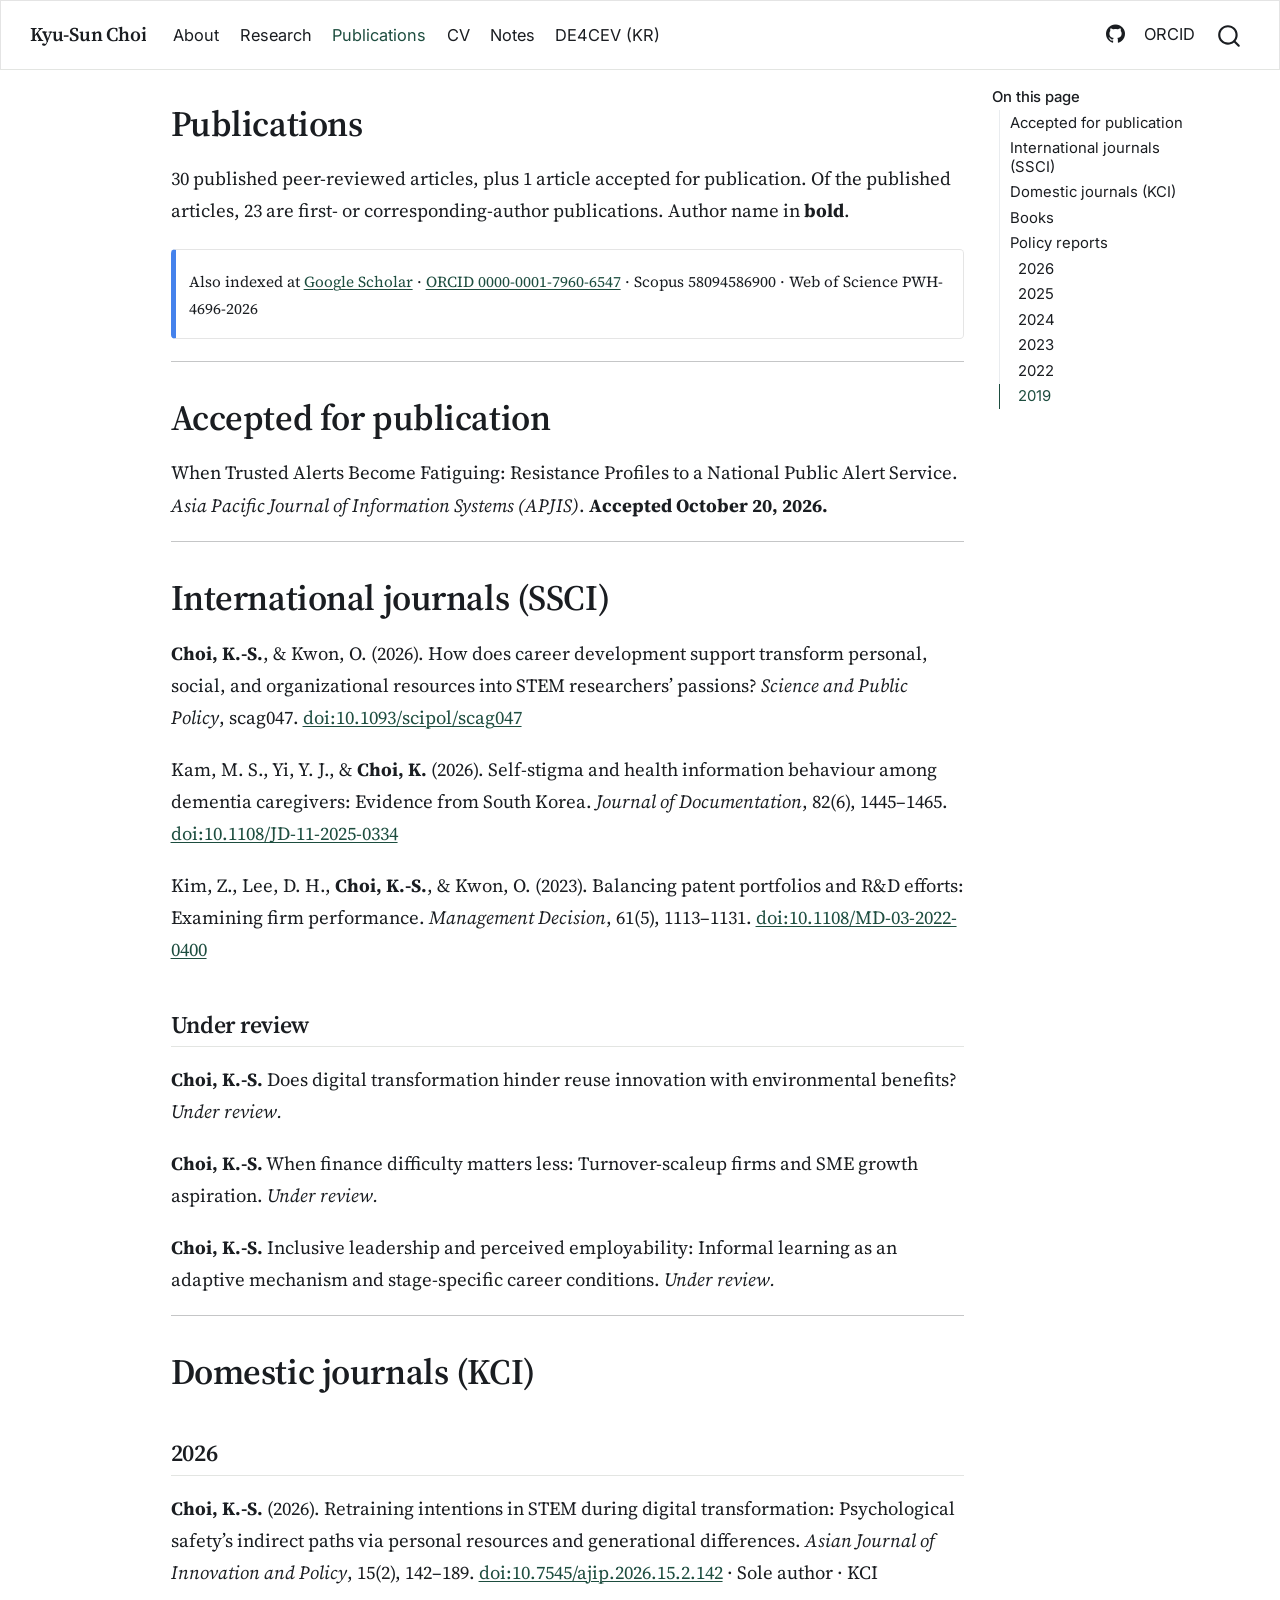
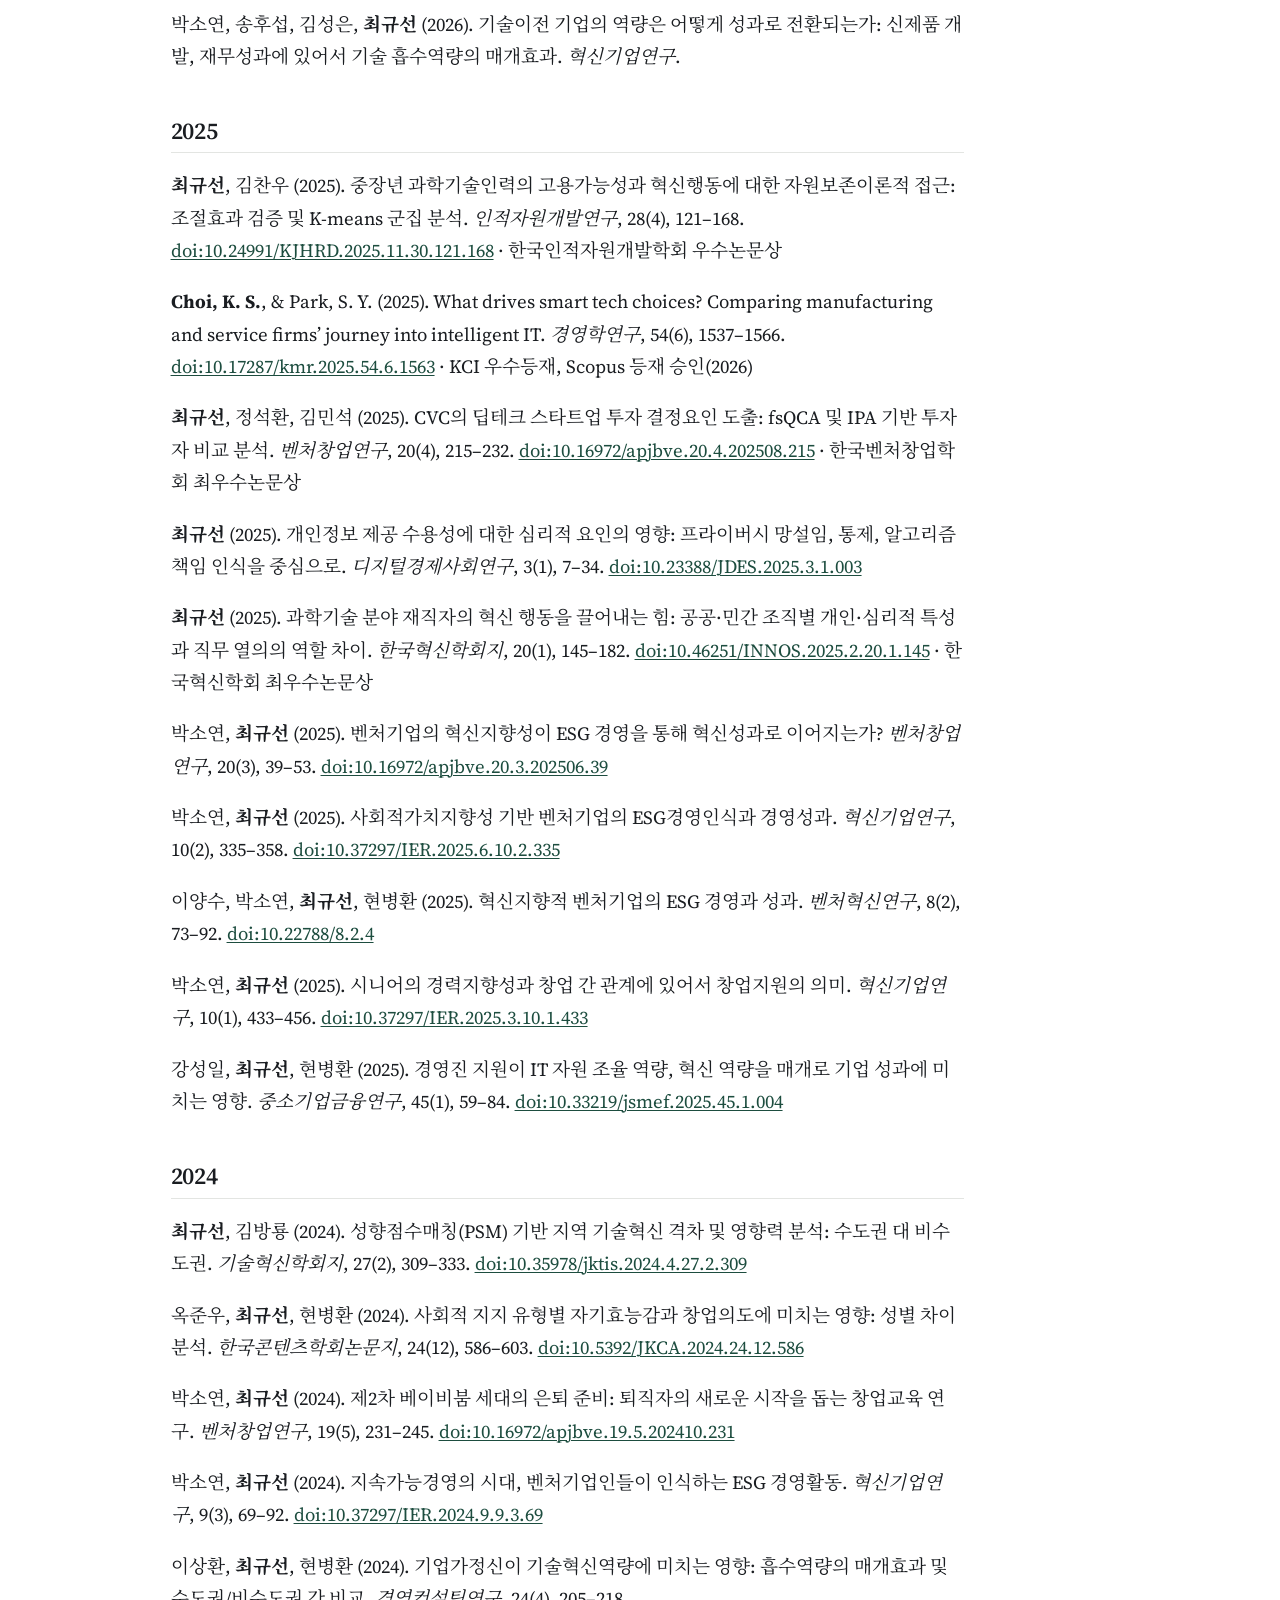
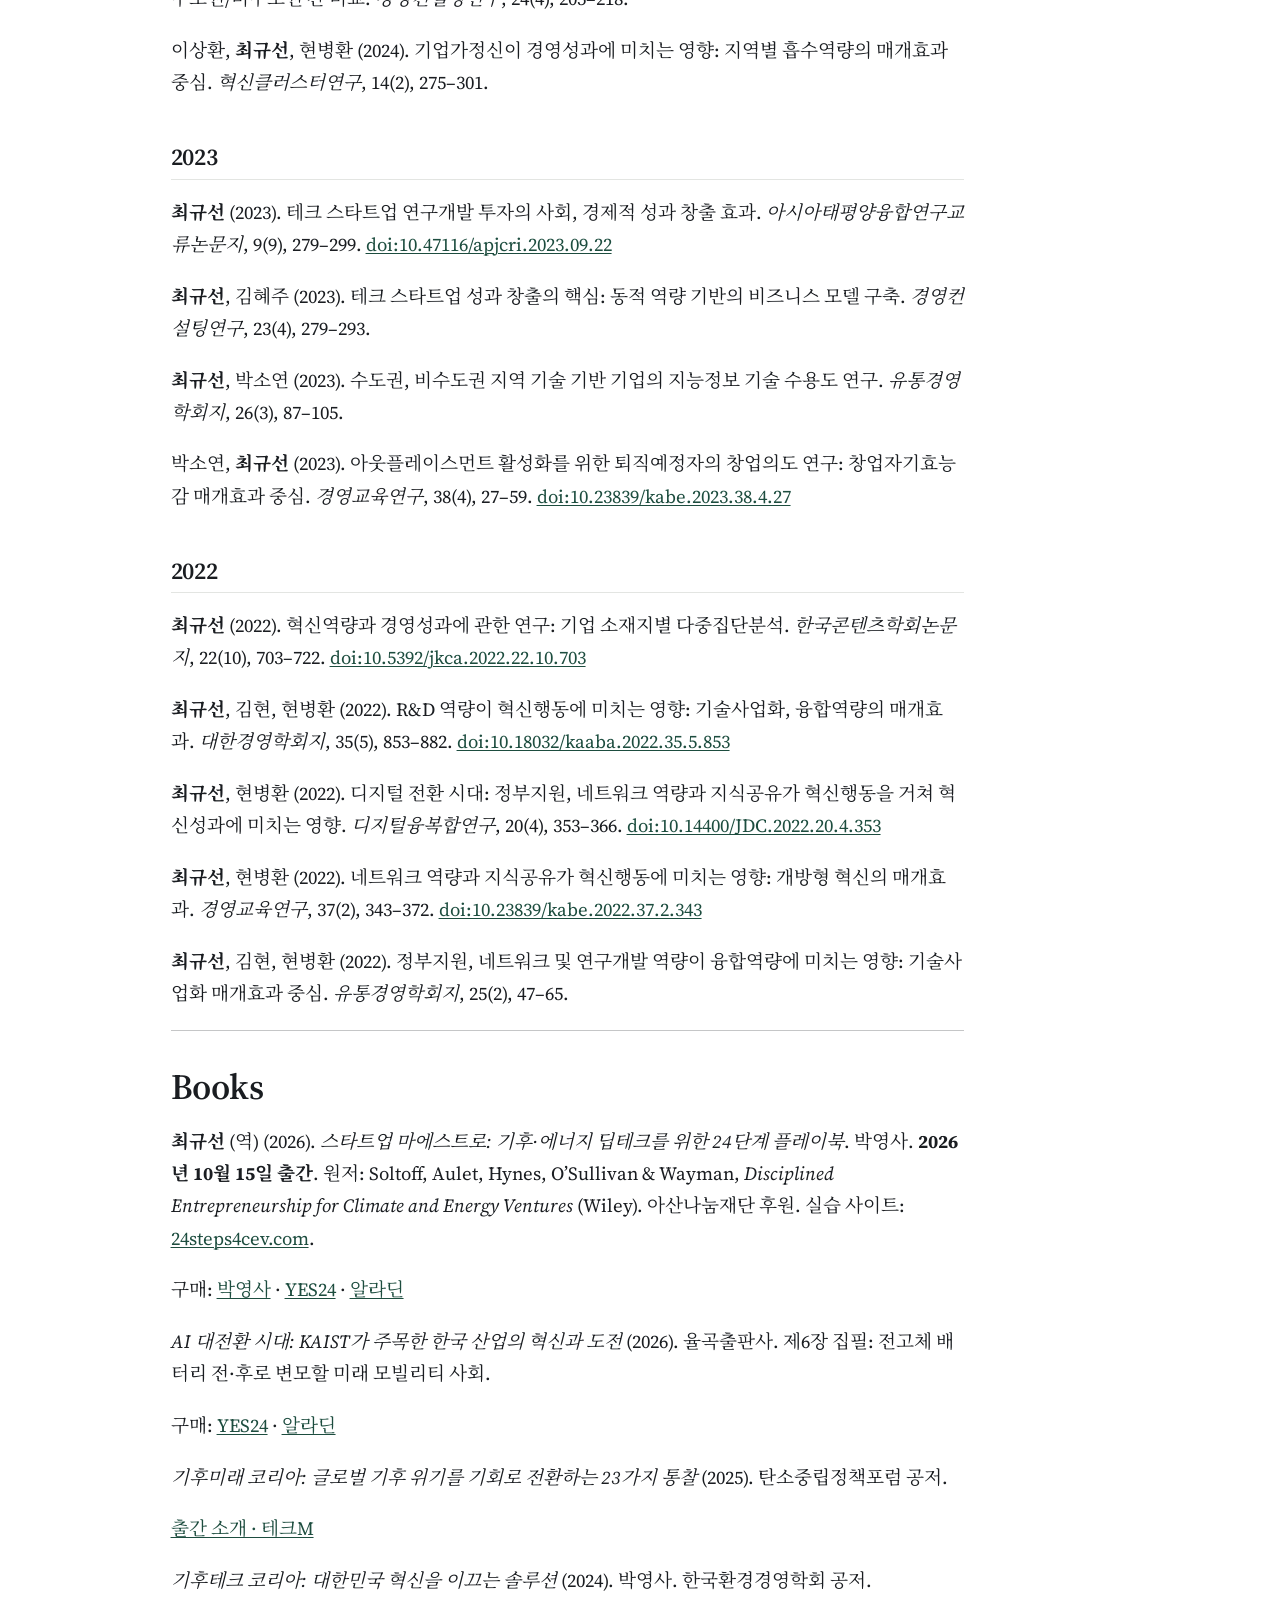
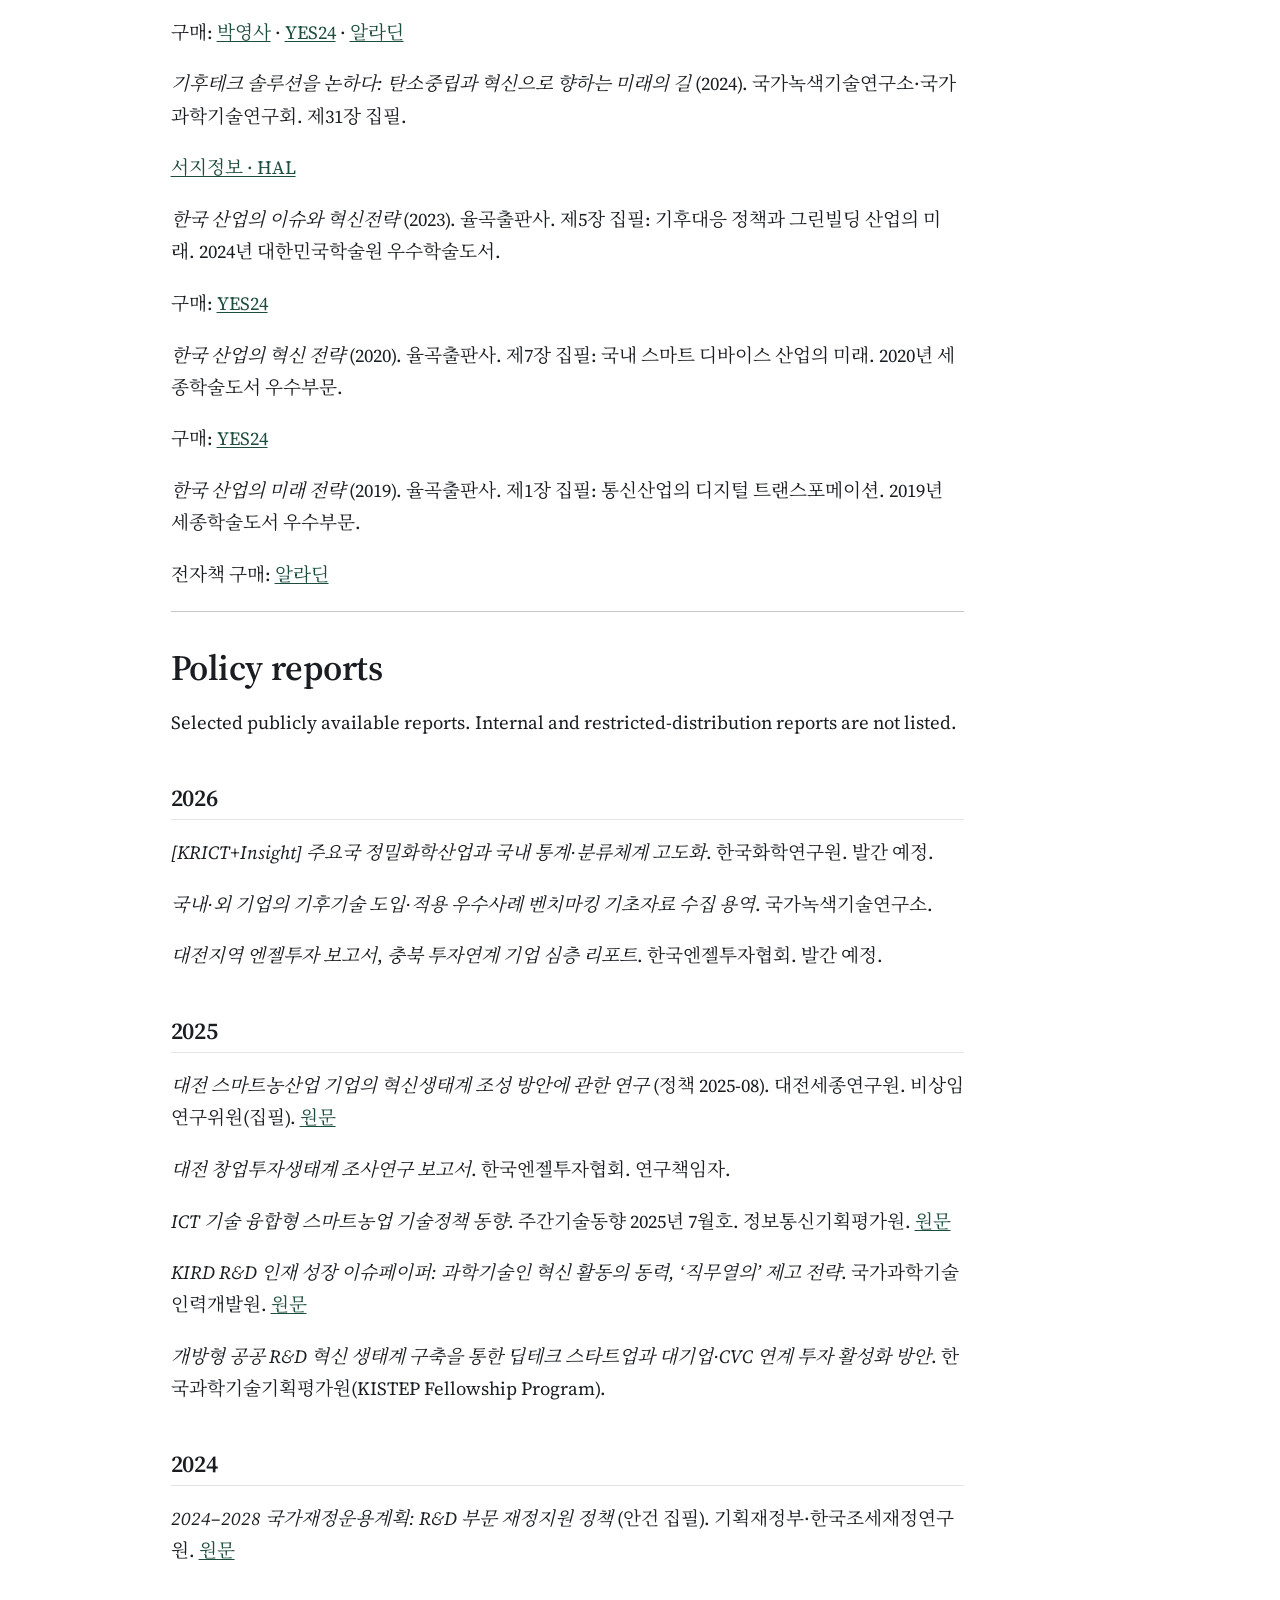
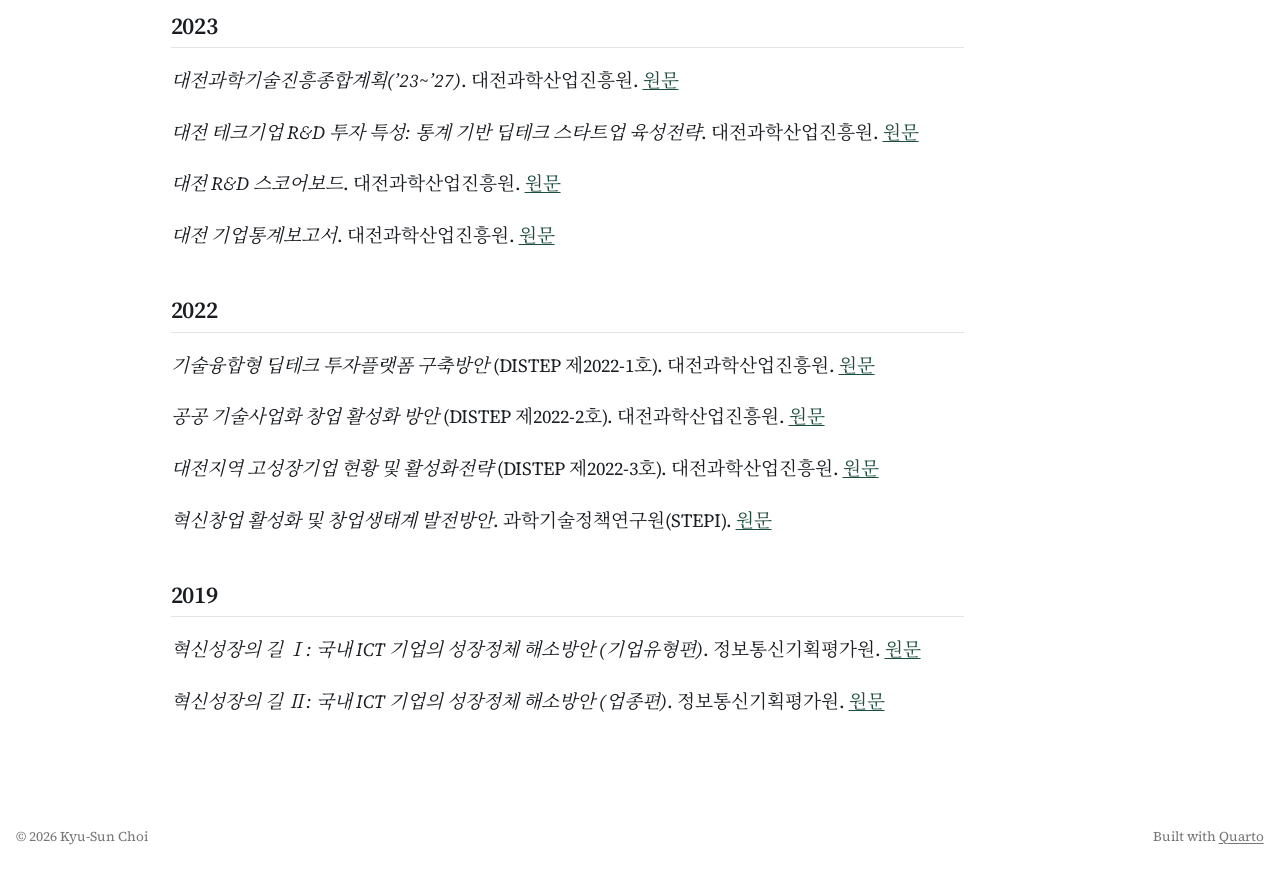
<file: publications.html>
<!DOCTYPE html>
<html xmlns="http://www.w3.org/1999/xhtml" lang="en" xml:lang="en"><head>

<meta charset="utf-8">
<meta name="generator" content="quarto-1.11.9">

<meta name="viewport" content="width=device-width, initial-scale=1.0, user-scalable=yes">


<title>Publications – Kyu-Sun Choi</title>
<style>
/* Default styles provided by pandoc.
** See https://pandoc.org/MANUAL.html#variables-for-html for config info.
*/
span.smallcaps{font-variant: small-caps;}
div.columns{display: flex; gap: 1.5em;}
div.column{flex: auto;}
@media screen {
div.columns{gap: min(4vw, 1.5em);}
div.column{overflow-x: auto;}
}
div.hanging-indent{margin-left: 1.5em; text-indent: -1.5em;}
ul.task-list{list-style: none;}
ul.task-list li input[type="checkbox"] {
  width: 0.8em;
  margin: 0 0.8em 0.2em -1em; /* quarto-specific, see https://github.com/quarto-dev/quarto-cli/issues/4556 */ 
  vertical-align: middle;
}
</style>


<script src="site_libs/quarto-nav/quarto-nav.js"></script>
<script src="site_libs/quarto-nav/headroom.min.js"></script>
<script src="site_libs/clipboard/clipboard.min.js"></script>
<script src="site_libs/quarto-search/autocomplete.umd.js"></script>
<script src="site_libs/quarto-search/fuse.min.js"></script>
<script src="site_libs/quarto-search/quarto-search.js"></script>
<meta name="quarto:offset" content="./">
<link href="./images/favicon.png" rel="icon" type="image/png">
<script src="site_libs/quarto-html/quarto.js" type="module"></script>
<script src="site_libs/quarto-html/tabsets/tabsets.js" type="module"></script>
<script src="site_libs/quarto-html/scrollable-regions/scrollable-regions.js" type="module"></script>
<script src="site_libs/quarto-html/popper.min.js"></script>
<script src="site_libs/quarto-html/tippy.umd.min.js"></script>
<script src="site_libs/quarto-html/anchor.min.js"></script>
<link href="site_libs/quarto-html/tippy.css" rel="stylesheet">
<link href="site_libs/quarto-html/quarto-syntax-highlighting-63b5708e65d6cd79cd7618c58d0c21e7.css" rel="stylesheet" id="quarto-text-highlighting-styles">
<script src="site_libs/bootstrap/bootstrap.min.js"></script>
<link href="site_libs/bootstrap/bootstrap-icons.css" rel="stylesheet">
<link href="site_libs/bootstrap/bootstrap-665c2cede42db689215a2e90a3d80492.min.css" rel="stylesheet" append-hash="true" id="quarto-bootstrap" data-mode="light">
<script id="quarto-search-options" type="application/json">{
  "location": "navbar",
  "copy-button": false,
  "collapse-after": 3,
  "panel-placement": "end",
  "type": "overlay",
  "limit": 50,
  "keyboard-shortcut": [
    "f",
    "/",
    "s"
  ],
  "show-item-context": false,
  "language": {
    "search-no-results-text": "No results",
    "search-matching-documents-text": "matching documents",
    "search-copy-link-title": "Copy link to search",
    "search-hide-matches-text": "Hide additional matches",
    "search-more-match-text": "more match in this document",
    "search-more-matches-text": "more matches in this document",
    "search-clear-button-title": "Clear",
    "search-text-placeholder": "",
    "search-detached-cancel-button-title": "Cancel",
    "search-submit-button-title": "Submit",
    "search-label": "Search"
  }
}</script>


</head>

<body class="nav-fixed quarto-light"><a id="quarto-skip-link" class="visually-hidden-focusable" href="#quarto-document-content">Skip to main content</a>

<div id="quarto-search-results"></div>
  <header id="quarto-header" class="headroom fixed-top">
    <nav class="navbar navbar-expand-lg " data-bs-theme="dark" aria-label="Site">
      <div class="navbar-container container-fluid">
      <div class="navbar-brand-container mx-auto">
    <a class="navbar-brand" href="./index.html">
    <span class="navbar-title">Kyu-Sun Choi</span>
    </a>
  </div>
          <button class="navbar-toggler" type="button" data-bs-toggle="collapse" data-bs-target="#navbarCollapse" aria-controls="navbarCollapse" aria-expanded="false" aria-label="Toggle navigation" onclick="if (window.quartoToggleHeadroom) { window.quartoToggleHeadroom(); }">
  <span class="navbar-toggler-icon"></span>
</button>
          <div class="collapse navbar-collapse" id="navbarCollapse">
            <ul class="navbar-nav navbar-nav-scroll me-auto">
  <li class="nav-item">
    <a class="nav-link" href="./index.html"> 
<span class="menu-text">About</span></a>
  </li>  
  <li class="nav-item">
    <a class="nav-link" href="./research.html"> 
<span class="menu-text">Research</span></a>
  </li>  
  <li class="nav-item">
    <a class="nav-link active" href="./publications.html" aria-current="page"> 
<span class="menu-text">Publications</span></a>
  </li>  
  <li class="nav-item">
    <a class="nav-link" href="./cv.html"> 
<span class="menu-text">CV</span></a>
  </li>  
  <li class="nav-item">
    <a class="nav-link" href="./blog.html"> 
<span class="menu-text">Notes</span></a>
  </li>  
  <li class="nav-item">
    <a class="nav-link" href="https://24steps4cev.com" target="_blank"> 
<span class="menu-text">DE4CEV (KR)</span></a>
  </li>  
</ul>
            <ul class="navbar-nav navbar-nav-scroll ms-auto">
  <li class="nav-item compact">
    <a class="nav-link" href="https://github.com/kyusunchoi"> <i class="bi bi-github" role="img" aria-label="GitHub">
</i> 
<span class="menu-text"></span></a>
  </li>  
  <li class="nav-item">
    <a class="nav-link" href="https://orcid.org/0000-0001-7960-6547"> 
<span class="menu-text">ORCID</span></a>
  </li>  
</ul>
          </div> <!-- /navcollapse -->
            <div class="quarto-navbar-tools">
</div>
            <div id="quarto-search" class="" title="Search"></div>
      </div> <!-- /container-fluid -->
    </nav>
</header>
<!-- content -->
<div id="quarto-content" class="quarto-container page-columns page-rows-contents page-layout-article page-navbar">
<!-- sidebar -->
<!-- margin-sidebar -->
    <div id="quarto-margin-sidebar" class="sidebar margin-sidebar">
        <nav id="TOC" role="doc-toc" aria-labelledby="toc-title" class="toc-active">
    <h2 id="toc-title">On this page</h2>
   
  <ul class="collapse">
  <li><a href="#accepted-for-publication" id="toc-accepted-for-publication" class="nav-link active" data-scroll-target="#accepted-for-publication">Accepted for publication</a></li>
  <li><a href="#international-journals-ssci" id="toc-international-journals-ssci" class="nav-link" data-scroll-target="#international-journals-ssci">International journals (SSCI)</a>
  <ul class="collapse">
  <li><a href="#under-review" id="toc-under-review" class="nav-link" data-scroll-target="#under-review">Under review</a></li>
  </ul></li>
  <li><a href="#domestic-journals-kci" id="toc-domestic-journals-kci" class="nav-link" data-scroll-target="#domestic-journals-kci">Domestic journals (KCI)</a>
  <ul class="collapse">
  <li><a href="#section" id="toc-section" class="nav-link" data-scroll-target="#section">2026</a></li>
  <li><a href="#section-1" id="toc-section-1" class="nav-link" data-scroll-target="#section-1">2025</a></li>
  <li><a href="#section-2" id="toc-section-2" class="nav-link" data-scroll-target="#section-2">2024</a></li>
  <li><a href="#section-3" id="toc-section-3" class="nav-link" data-scroll-target="#section-3">2023</a></li>
  <li><a href="#section-4" id="toc-section-4" class="nav-link" data-scroll-target="#section-4">2022</a></li>
  </ul></li>
  <li><a href="#books" id="toc-books" class="nav-link" data-scroll-target="#books">Books</a></li>
  <li><a href="#policy-reports" id="toc-policy-reports" class="nav-link" data-scroll-target="#policy-reports">Policy reports</a>
  <ul class="collapse">
  <li><a href="#section-5" id="toc-section-5" class="nav-link" data-scroll-target="#section-5">2026</a></li>
  <li><a href="#section-6" id="toc-section-6" class="nav-link" data-scroll-target="#section-6">2025</a></li>
  <li><a href="#section-7" id="toc-section-7" class="nav-link" data-scroll-target="#section-7">2024</a></li>
  <li><a href="#section-8" id="toc-section-8" class="nav-link" data-scroll-target="#section-8">2023</a></li>
  <li><a href="#section-9" id="toc-section-9" class="nav-link" data-scroll-target="#section-9">2022</a></li>
  <li><a href="#section-10" id="toc-section-10" class="nav-link" data-scroll-target="#section-10">2019</a></li>
  </ul></li>
  </ul>
</nav>
    </div>
<!-- main -->
<main class="content" id="quarto-document-content" tabindex="-1">

<header id="title-block-header" class="quarto-title-block default">
<div class="quarto-title">
<h1 class="title">Publications</h1>
</div>



<div class="quarto-title-meta">

    
  
    
  </div>
  


</header>


<p>30 published peer-reviewed articles, plus 1 article accepted for publication. Of the published articles, 23 are first- or corresponding-author publications. Author name in <strong>bold</strong>.</p>
<div class="callout callout-style-simple callout-note no-icon">
<div class="callout-body d-flex">
<div class="callout-icon-container">
<i class="callout-icon no-icon"></i>
</div>
<div class="callout-body-container">
<p>Also indexed at <a href="https://scholar.google.com/citations?user=VaS3VtMAAAAJ&amp;hl=en">Google Scholar</a> · <a href="https://orcid.org/0000-0001-7960-6547">ORCID 0000-0001-7960-6547</a> · Scopus 58094586900 · Web of Science PWH-4696-2026</p>
</div>
</div>
</div>
<hr>
<section id="accepted-for-publication" class="level1">
<h1>Accepted for publication</h1>
<p>When Trusted Alerts Become Fatiguing: Resistance Profiles to a National Public Alert Service. <em>Asia Pacific Journal of Information Systems (APJIS)</em>. <strong>Accepted October 20, 2026.</strong></p>
<hr>
</section>
<section id="international-journals-ssci" class="level1">
<h1>International journals (SSCI)</h1>
<p><strong>Choi, K.-S.</strong>, &amp; Kwon, O. (2026). How does career development support transform personal, social, and organizational resources into STEM researchers’ passions? <em>Science and Public Policy</em>, scag047. <a href="https://doi.org/10.1093/scipol/scag047">doi:10.1093/scipol/scag047</a></p>
<p>Kam, M. S., Yi, Y. J., &amp; <strong>Choi, K.</strong> (2026). Self-stigma and health information behaviour among dementia caregivers: Evidence from South Korea. <em>Journal of Documentation</em>, 82(6), 1445–1465. <a href="https://doi.org/10.1108/JD-11-2025-0334">doi:10.1108/JD-11-2025-0334</a></p>
<p>Kim, Z., Lee, D. H., <strong>Choi, K.-S.</strong>, &amp; Kwon, O. (2023). Balancing patent portfolios and R&amp;D efforts: Examining firm performance. <em>Management Decision</em>, 61(5), 1113–1131. <a href="https://doi.org/10.1108/MD-03-2022-0400">doi:10.1108/MD-03-2022-0400</a></p>
<section id="under-review" class="level2">
<h2 class="anchored" data-anchor-id="under-review">Under review</h2>
<p><strong>Choi, K.-S.</strong> Does digital transformation hinder reuse innovation with environmental benefits? <em>Under review.</em></p>
<p><strong>Choi, K.-S.</strong> When finance difficulty matters less: Turnover-scaleup firms and SME growth aspiration. <em>Under review.</em></p>
<p><strong>Choi, K.-S.</strong> Inclusive leadership and perceived employability: Informal learning as an adaptive mechanism and stage-specific career conditions. <em>Under review.</em></p>
<hr>
</section>
</section>
<section id="domestic-journals-kci" class="level1">
<h1>Domestic journals (KCI)</h1>
<section id="section" class="level2">
<h2 class="anchored" data-anchor-id="section">2026</h2>
<p><strong>Choi, K.-S.</strong> (2026). Retraining intentions in STEM during digital transformation: Psychological safety’s indirect paths via personal resources and generational differences. <em>Asian Journal of Innovation and Policy</em>, 15(2), 142–189. <a href="https://doi.org/10.7545/ajip.2026.15.2.142">doi:10.7545/ajip.2026.15.2.142</a> · Sole author · KCI</p>
<p>박소연, 송후섭, 김성은, <strong>최규선</strong> (2026). 기술이전 기업의 역량은 어떻게 성과로 전환되는가: 신제품 개발, 재무성과에 있어서 기술 흡수역량의 매개효과. <em>혁신기업연구</em>.</p>
</section>
<section id="section-1" class="level2">
<h2 class="anchored" data-anchor-id="section-1">2025</h2>
<p><strong>최규선</strong>, 김찬우 (2025). 중장년 과학기술인력의 고용가능성과 혁신행동에 대한 자원보존이론적 접근: 조절효과 검증 및 K-means 군집 분석. <em>인적자원개발연구</em>, 28(4), 121–168. <a href="https://doi.org/10.24991/KJHRD.2025.11.30.121.168">doi:10.24991/KJHRD.2025.11.30.121.168</a> · 한국인적자원개발학회 우수논문상</p>
<p><strong>Choi, K. S.</strong>, &amp; Park, S. Y. (2025). What drives smart tech choices? Comparing manufacturing and service firms’ journey into intelligent IT. <em>경영학연구</em>, 54(6), 1537–1566. <a href="https://doi.org/10.17287/kmr.2025.54.6.1563">doi:10.17287/kmr.2025.54.6.1563</a> · KCI 우수등재, Scopus 등재 승인(2026)</p>
<p><strong>최규선</strong>, 정석환, 김민석 (2025). CVC의 딥테크 스타트업 투자 결정요인 도출: fsQCA 및 IPA 기반 투자자 비교 분석. <em>벤처창업연구</em>, 20(4), 215–232. <a href="https://doi.org/10.16972/apjbve.20.4.202508.215">doi:10.16972/apjbve.20.4.202508.215</a> · 한국벤처창업학회 최우수논문상</p>
<p><strong>최규선</strong> (2025). 개인정보 제공 수용성에 대한 심리적 요인의 영향: 프라이버시 망설임, 통제, 알고리즘 책임 인식을 중심으로. <em>디지털경제사회연구</em>, 3(1), 7–34. <a href="https://doi.org/10.23388/JDES.2025.3.1.003">doi:10.23388/JDES.2025.3.1.003</a></p>
<p><strong>최규선</strong> (2025). 과학기술 분야 재직자의 혁신 행동을 끌어내는 힘: 공공·민간 조직별 개인·심리적 특성과 직무 열의의 역할 차이. <em>한국혁신학회지</em>, 20(1), 145–182. <a href="https://doi.org/10.46251/INNOS.2025.2.20.1.145">doi:10.46251/INNOS.2025.2.20.1.145</a> · 한국혁신학회 최우수논문상</p>
<p>박소연, <strong>최규선</strong> (2025). 벤처기업의 혁신지향성이 ESG 경영을 통해 혁신성과로 이어지는가? <em>벤처창업연구</em>, 20(3), 39–53. <a href="https://doi.org/10.16972/apjbve.20.3.202506.39">doi:10.16972/apjbve.20.3.202506.39</a></p>
<p>박소연, <strong>최규선</strong> (2025). 사회적가치지향성 기반 벤처기업의 ESG경영인식과 경영성과. <em>혁신기업연구</em>, 10(2), 335–358. <a href="https://doi.org/10.37297/IER.2025.6.10.2.335">doi:10.37297/IER.2025.6.10.2.335</a></p>
<p>이양수, 박소연, <strong>최규선</strong>, 현병환 (2025). 혁신지향적 벤처기업의 ESG 경영과 성과. <em>벤처혁신연구</em>, 8(2), 73–92. <a href="https://doi.org/10.22788/8.2.4">doi:10.22788/8.2.4</a></p>
<p>박소연, <strong>최규선</strong> (2025). 시니어의 경력지향성과 창업 간 관계에 있어서 창업지원의 의미. <em>혁신기업연구</em>, 10(1), 433–456. <a href="https://doi.org/10.37297/IER.2025.3.10.1.433">doi:10.37297/IER.2025.3.10.1.433</a></p>
<p>강성일, <strong>최규선</strong>, 현병환 (2025). 경영진 지원이 IT 자원 조율 역량, 혁신 역량을 매개로 기업 성과에 미치는 영향. <em>중소기업금융연구</em>, 45(1), 59–84. <a href="https://doi.org/10.33219/jsmef.2025.45.1.004">doi:10.33219/jsmef.2025.45.1.004</a></p>
</section>
<section id="section-2" class="level2">
<h2 class="anchored" data-anchor-id="section-2">2024</h2>
<p><strong>최규선</strong>, 김방룡 (2024). 성향점수매칭(PSM) 기반 지역 기술혁신 격차 및 영향력 분석: 수도권 대 비수도권. <em>기술혁신학회지</em>, 27(2), 309–333. <a href="https://doi.org/10.35978/jktis.2024.4.27.2.309">doi:10.35978/jktis.2024.4.27.2.309</a></p>
<p>옥준우, <strong>최규선</strong>, 현병환 (2024). 사회적 지지 유형별 자기효능감과 창업의도에 미치는 영향: 성별 차이 분석. <em>한국콘텐츠학회논문지</em>, 24(12), 586–603. <a href="https://doi.org/10.5392/JKCA.2024.24.12.586">doi:10.5392/JKCA.2024.24.12.586</a></p>
<p>박소연, <strong>최규선</strong> (2024). 제2차 베이비붐 세대의 은퇴 준비: 퇴직자의 새로운 시작을 돕는 창업교육 연구. <em>벤처창업연구</em>, 19(5), 231–245. <a href="https://doi.org/10.16972/apjbve.19.5.202410.231">doi:10.16972/apjbve.19.5.202410.231</a></p>
<p>박소연, <strong>최규선</strong> (2024). 지속가능경영의 시대, 벤처기업인들이 인식하는 ESG 경영활동. <em>혁신기업연구</em>, 9(3), 69–92. <a href="https://doi.org/10.37297/IER.2024.9.9.3.69">doi:10.37297/IER.2024.9.9.3.69</a></p>
<p>이상환, <strong>최규선</strong>, 현병환 (2024). 기업가정신이 기술혁신역량에 미치는 영향: 흡수역량의 매개효과 및 수도권/비수도권 간 비교. <em>경영컨설팅연구</em>, 24(4), 205–218.</p>
<p>이상환, <strong>최규선</strong>, 현병환 (2024). 기업가정신이 경영성과에 미치는 영향: 지역별 흡수역량의 매개효과 중심. <em>혁신클러스터연구</em>, 14(2), 275–301.</p>
</section>
<section id="section-3" class="level2">
<h2 class="anchored" data-anchor-id="section-3">2023</h2>
<p><strong>최규선</strong> (2023). 테크 스타트업 연구개발 투자의 사회, 경제적 성과 창출 효과. <em>아시아태평양융합연구교류논문지</em>, 9(9), 279–299. <a href="https://doi.org/10.47116/apjcri.2023.09.22">doi:10.47116/apjcri.2023.09.22</a></p>
<p><strong>최규선</strong>, 김혜주 (2023). 테크 스타트업 성과 창출의 핵심: 동적 역량 기반의 비즈니스 모델 구축. <em>경영컨설팅연구</em>, 23(4), 279–293.</p>
<p><strong>최규선</strong>, 박소연 (2023). 수도권, 비수도권 지역 기술 기반 기업의 지능정보 기술 수용도 연구. <em>유통경영학회지</em>, 26(3), 87–105.</p>
<p>박소연, <strong>최규선</strong> (2023). 아웃플레이스먼트 활성화를 위한 퇴직예정자의 창업의도 연구: 창업자기효능감 매개효과 중심. <em>경영교육연구</em>, 38(4), 27–59. <a href="https://doi.org/10.23839/kabe.2023.38.4.27">doi:10.23839/kabe.2023.38.4.27</a></p>
</section>
<section id="section-4" class="level2">
<h2 class="anchored" data-anchor-id="section-4">2022</h2>
<p><strong>최규선</strong> (2022). 혁신역량과 경영성과에 관한 연구: 기업 소재지별 다중집단분석. <em>한국콘텐츠학회논문지</em>, 22(10), 703–722. <a href="https://doi.org/10.5392/jkca.2022.22.10.703">doi:10.5392/jkca.2022.22.10.703</a></p>
<p><strong>최규선</strong>, 김현, 현병환 (2022). R&amp;D 역량이 혁신행동에 미치는 영향: 기술사업화, 융합역량의 매개효과. <em>대한경영학회지</em>, 35(5), 853–882. <a href="https://doi.org/10.18032/kaaba.2022.35.5.853">doi:10.18032/kaaba.2022.35.5.853</a></p>
<p><strong>최규선</strong>, 현병환 (2022). 디지털 전환 시대: 정부지원, 네트워크 역량과 지식공유가 혁신행동을 거쳐 혁신성과에 미치는 영향. <em>디지털융복합연구</em>, 20(4), 353–366. <a href="https://doi.org/10.14400/JDC.2022.20.4.353">doi:10.14400/JDC.2022.20.4.353</a></p>
<p><strong>최규선</strong>, 현병환 (2022). 네트워크 역량과 지식공유가 혁신행동에 미치는 영향: 개방형 혁신의 매개효과. <em>경영교육연구</em>, 37(2), 343–372. <a href="https://doi.org/10.23839/kabe.2022.37.2.343">doi:10.23839/kabe.2022.37.2.343</a></p>
<p><strong>최규선</strong>, 김현, 현병환 (2022). 정부지원, 네트워크 및 연구개발 역량이 융합역량에 미치는 영향: 기술사업화 매개효과 중심. <em>유통경영학회지</em>, 25(2), 47–65.</p>
<hr>
</section>
</section>
<section id="books" class="level1">
<h1>Books</h1>
<p><strong>최규선</strong> (역) (2026). <em>스타트업 마에스트로: 기후·에너지 딥테크를 위한 24단계 플레이북</em>. 박영사. <strong>2026년 10월 15일 출간</strong>. 원저: Soltoff, Aulet, Hynes, O’Sullivan &amp; Wayman, <em>Disciplined Entrepreneurship for Climate and Energy Ventures</em> (Wiley). 아산나눔재단 후원. 실습 사이트: <a href="https://24steps4cev.com">24steps4cev.com</a>.</p>
<p>구매: <a href="https://www.pybook.co.kr/mall/book/pys?goodsno=10015">박영사</a> · <a href="https://www.yes24.com/product/goods/197964767">YES24</a> · <a href="https://www.aladin.co.kr/shop/wproduct.aspx?ItemId=404152122">알라딘</a></p>
<p><em>AI 대전환 시대: KAIST가 주목한 한국 산업의 혁신과 도전</em> (2026). 율곡출판사. 제6장 집필: 전고체 배터리 전·후로 변모할 미래 모빌리티 사회.</p>
<p>구매: <a href="https://www.yes24.com/product/goods/176990775">YES24</a> · <a href="https://www.aladin.co.kr/shop/wproduct.aspx?ItemId=385412906">알라딘</a></p>
<p><em>기후미래 코리아: 글로벌 기후 위기를 기회로 전환하는 23가지 통찰</em> (2025). 탄소중립정책포럼 공저.</p>
<p><a href="https://www.techm.kr/news/articleView.html?idxno=148280">출간 소개 · 테크M</a></p>
<p><em>기후테크 코리아: 대한민국 혁신을 이끄는 솔루션</em> (2024). 박영사. 한국환경경영학회 공저.</p>
<p>구매: <a href="https://www.pybook.co.kr/mall/book/pys?goodsno=8626">박영사</a> · <a href="https://www.yes24.com/product/goods/140072974">YES24</a> · <a href="https://www.aladin.co.kr/shop/wproduct.aspx?ItemId=353710501">알라딘</a></p>
<p><em>기후테크 솔루션을 논하다: 탄소중립과 혁신으로 향하는 미래의 길</em> (2024). 국가녹색기술연구소·국가과학기술연구회. 제31장 집필.</p>
<p><a href="https://hal.science/hal-04525730v1">서지정보 · HAL</a></p>
<p><em>한국 산업의 이슈와 혁신전략</em> (2023). 율곡출판사. 제5장 집필: 기후대응 정책과 그린빌딩 산업의 미래. 2024년 대한민국학술원 우수학술도서.</p>
<p>구매: <a href="https://www.yes24.com/product/goods/122544654">YES24</a></p>
<p><em>한국 산업의 혁신 전략</em> (2020). 율곡출판사. 제7장 집필: 국내 스마트 디바이스 산업의 미래. 2020년 세종학술도서 우수부문.</p>
<p>구매: <a href="https://www.yes24.com/product/goods/91775679">YES24</a></p>
<p><em>한국 산업의 미래 전략</em> (2019). 율곡출판사. 제1장 집필: 통신산업의 디지털 트랜스포메이션. 2019년 세종학술도서 우수부문.</p>
<p>전자책 구매: <a href="https://www.aladin.co.kr/shop/wproduct.aspx?ItemId=346274834">알라딘</a></p>
<hr>
</section>
<section id="policy-reports" class="level1">
<h1>Policy reports</h1>
<p>Selected publicly available reports. Internal and restricted-distribution reports are not listed.</p>
<section id="section-5" class="level2">
<h2 class="anchored" data-anchor-id="section-5">2026</h2>
<p><em>[KRICT+Insight] 주요국 정밀화학산업과 국내 통계·분류체계 고도화</em>. 한국화학연구원. 발간 예정.</p>
<p><em>국내·외 기업의 기후기술 도입·적용 우수사례 벤치마킹 기초자료 수집 용역</em>. 국가녹색기술연구소.</p>
<p><em>대전지역 엔젤투자 보고서</em>, <em>충북 투자연계 기업 심층 리포트</em>. 한국엔젤투자협회. 발간 예정.</p>
</section>
<section id="section-6" class="level2">
<h2 class="anchored" data-anchor-id="section-6">2025</h2>
<p><em>대전 스마트농산업 기업의 혁신생태계 조성 방안에 관한 연구</em> (정책 2025-08). 대전세종연구원. 비상임연구위원(집필). <a href="https://www.dsi.re.kr/board.es?mid=a10101000000&amp;bid=0001&amp;list_no=34095&amp;act=view">원문</a></p>
<p><em>대전 창업투자생태계 조사연구 보고서</em>. 한국엔젤투자협회. 연구책임자.</p>
<p><em>ICT 기술 융합형 스마트농업 기술정책 동향</em>. 주간기술동향 2025년 7월호. 정보통신기획평가원. <a href="https://www.itfind.or.kr/streamdocs/view/sd;streamdocsId=skGzoJv9hwiJduPbXYOUk1efzEQqjuJFv9l824IX6S8">원문</a></p>
<p><em>KIRD R&amp;D 인재 성장 이슈페이퍼: 과학기술인 혁신 활동의 동력, ‘직무열의’ 제고 전략</em>. 국가과학기술인력개발원. <a href="https://www.kird.re.kr/communication/publications/issuePaper/e3ef370e-a187-410f-abfe-96a59bde3dea">원문</a></p>
<p><em>개방형 공공 R&amp;D 혁신 생태계 구축을 통한 딥테크 스타트업과 대기업·CVC 연계 투자 활성화 방안</em>. 한국과학기술기획평가원(KISTEP Fellowship Program).</p>
</section>
<section id="section-7" class="level2">
<h2 class="anchored" data-anchor-id="section-7">2024</h2>
<p><em>2024–2028 국가재정운용계획: R&amp;D 부문 재정지원 정책</em> (안건 집필). 기획재정부·한국조세재정연구원. <a href="https://www.kipf.re.kr/kor/Publication/All/kiPublish/ALL/view.do?serialNo=527369">원문</a></p>
</section>
<section id="section-8" class="level2">
<h2 class="anchored" data-anchor-id="section-8">2023</h2>
<p><em>대전과학기술진흥종합계획(’23~’27)</em>. 대전과학산업진흥원. <a href="https://distep.re.kr/publication/view/id/546">원문</a></p>
<p><em>대전 테크기업 R&amp;D 투자 특성: 통계 기반 딥테크 스타트업 육성전략</em>. 대전과학산업진흥원. <a href="https://distep.re.kr/publication/view/id/605">원문</a></p>
<p><em>대전 R&amp;D 스코어보드</em>. 대전과학산업진흥원. <a href="https://distep.re.kr/sub0506/view/id/604">원문</a></p>
<p><em>대전 기업통계보고서</em>. 대전과학산업진흥원. <a href="https://distep.re.kr/sub0506/view/id/603">원문</a></p>
</section>
<section id="section-9" class="level2">
<h2 class="anchored" data-anchor-id="section-9">2022</h2>
<p><em>기술융합형 딥테크 투자플랫폼 구축방안</em> (DISTEP 제2022-1호). 대전과학산업진흥원. <a href="https://distep.re.kr/publication/file_down/id/996">원문</a></p>
<p><em>공공 기술사업화 창업 활성화 방안</em> (DISTEP 제2022-2호). 대전과학산업진흥원. <a href="https://distep.re.kr/publication/file_down/id/997">원문</a></p>
<p><em>대전지역 고성장기업 현황 및 활성화전략</em> (DISTEP 제2022-3호). 대전과학산업진흥원. <a href="https://distep.re.kr/publication/file_down/id/998">원문</a></p>
<p><em>혁신창업 활성화 및 창업생태계 발전방안</em>. 과학기술정책연구원(STEPI). <a href="https://distep.re.kr/publication/file_down/id/999">원문</a></p>
</section>
<section id="section-10" class="level2">
<h2 class="anchored" data-anchor-id="section-10">2019</h2>
<p><em>혁신성장의 길 Ⅰ: 국내 ICT 기업의 성장정체 해소방안 (기업유형편)</em>. 정보통신기획평가원. <a href="https://signal.sedaily.com/Common/FileDownload?fileName=%ED%98%81%EC%8B%A0%EC%84%B1%EC%9E%A5%EC%9D%98_%EA%B8%B81_-_%EA%B5%AD%EB%82%B4_ICT_%EA%B8%B0%EC%97%85%EC%9D%98_%EC%84%B1%EC%9E%A5%EC%A0%95%EC%B2%B4_%ED%95%B4%EC%86%8C%EB%B0%A9%EC%95%88_%EA%B8%B0%EC%97%85%EC%9C%A0%ED%98%95%ED%8E%B8.pdf&amp;fullPath=/Service/Branch/Signal/Report/2019/05/29/%ED%98%81%EC%8B%A0%EC%84%B1%EC%9E%A5%EC%9D%98_%EA%B8%B81_-_%EA%B5%AD%EB%82%B4_ICT_%EA%B8%B0%EC%97%85%EC%9D%98_%EC%84%B1%EC%9E%A5%EC%A0%95%EC%B2%B4_%ED%95%B4%EC%86%8C%EB%B0%A9%EC%95%88_%EA%B8%B0%EC%97%85%EC%9C%A0%ED%98%95%ED%8E%B8.pdf">원문</a></p>
<p><em>혁신성장의 길 Ⅱ: 국내 ICT 기업의 성장정체 해소방안 (업종편)</em>. 정보통신기획평가원. <a href="https://signal.sedaily.com/Common/FileDownload?fileName=%ED%98%81%EC%8B%A0%EC%84%B1%EC%9E%A5%EC%9D%98_%EA%B8%B82_%EA%B5%AD%EB%82%B4_ICT_%EA%B8%B0%EC%97%85%EC%9D%98_%EC%84%B1%EC%9E%A5%EC%A0%95%EC%B2%B4_%ED%95%B4%EC%86%8C%EB%B0%A9%EC%95%88_%EC%97%85%EC%A2%85%ED%8E%B8.pdf&amp;fullPath=/Service/Branch/Signal/Report/2019/05/29/%ED%98%81%EC%8B%A0%EC%84%B1%EC%9E%A5%EC%9D%98_%EA%B8%B82_%EA%B5%AD%EB%82%B4_ICT_%EA%B8%B0%EC%97%85%EC%9D%98_%EC%84%B1%EC%9E%A5%EC%A0%95%EC%B2%B4_%ED%95%B4%EC%86%8C%EB%B0%A9%EC%95%88_%EC%97%85%EC%A2%85%ED%8E%B8.pdf">원문</a></p>


</section>
</section>

</main> <!-- /main -->
<script id="quarto-html-after-body" type="application/javascript">
  window.document.addEventListener("DOMContentLoaded", function (event) {
    const icon = "";
    const anchorJS = new window.AnchorJS();
    anchorJS.options = {
      placement: 'right',
      icon: icon
    };
    anchorJS.add('.anchored');
    const isCodeAnnotation = (el) => {
      for (const clz of el.classList) {
        if (clz.startsWith('code-annotation-')) {                     
          return true;
        }
      }
      return false;
    }
    const onCopySuccess = function(e) {
      // button target
      const button = e.trigger;
      // don't keep focus
      button.blur();
      // flash "checked"
      button.classList.add('code-copy-button-checked');
      var currentTitle = button.getAttribute("title");
      button.setAttribute("title", "Copied!");
      let tooltip;
      if (window.bootstrap) {
        button.setAttribute("data-bs-toggle", "tooltip");
        button.setAttribute("data-bs-placement", "left");
        button.setAttribute("data-bs-title", "Copied!");
        tooltip = new bootstrap.Tooltip(button, 
          { trigger: "manual", 
            customClass: "code-copy-button-tooltip",
            offset: [0, -8]});
        tooltip.show();    
      }
      setTimeout(function() {
        if (tooltip) {
          tooltip.hide();
          button.removeAttribute("data-bs-title");
          button.removeAttribute("data-bs-toggle");
          button.removeAttribute("data-bs-placement");
        }
        button.setAttribute("title", currentTitle);
        button.classList.remove('code-copy-button-checked');
      }, 1000);
      // clear code selection
      e.clearSelection();
    }
    const getTextToCopy = function(trigger) {
      const outerScaffold = trigger.parentElement.cloneNode(true);
      const codeEl = outerScaffold.querySelector('code');
      for (const childEl of codeEl.children) {
        if (isCodeAnnotation(childEl)) {
          childEl.remove();
        }
      }
      return codeEl.innerText;
    }
    const clipboard = new window.ClipboardJS('.code-copy-button:not([data-in-quarto-modal])', {
      text: getTextToCopy
    });
    clipboard.on('success', onCopySuccess);
    if (window.document.getElementById('quarto-embedded-source-code-modal')) {
      const clipboardModal = new window.ClipboardJS('.code-copy-button[data-in-quarto-modal]', {
        text: getTextToCopy,
        container: window.document.getElementById('quarto-embedded-source-code-modal')
      });
      clipboardModal.on('success', onCopySuccess);
    }
      var localhostRegex = new RegExp(/^(?:http|https):\/\/localhost\:?[0-9]*\//);
      var mailtoRegex = new RegExp(/^mailto:/);
        var filterRegex = new RegExp("https:\/\/kyusunchoi\.github\.io");
      const newWindowLabel = "(opens in a new tab)";
      const newWindowNoteId = "quarto-ext-newwindow-label";
      // Links reference one hidden label through aria-describedby, so the
      // announcement never changes their accessible name.
      var describeNewWindow = (link) => {
        if (!window.document.getElementById(newWindowNoteId)) {
          var newWindowNote = window.document.createElement("span");
          newWindowNote.id = newWindowNoteId;
          newWindowNote.hidden = true;
          newWindowNote.textContent = newWindowLabel;
          window.document.body.appendChild(newWindowNote);
        }
        var describedBy = (link.getAttribute("aria-describedby") || "").split(/\s+/).filter(Boolean);
        if (!describedBy.includes(newWindowNoteId)) {
          describedBy.push(newWindowNoteId);
          link.setAttribute("aria-describedby", describedBy.join(" "));
        }
      }
      var isInternal = (href) => {
          return filterRegex.test(href) || localhostRegex.test(href) || mailtoRegex.test(href);
      }
      // Inspect non-navigation links and adorn them if external
      window.quartoDecorateExternalLinks = function (root) {
     var links = (root || window.document).querySelectorAll('a[href]:not(.nav-link):not(.navbar-brand):not(.toc-action):not(.sidebar-link):not(.sidebar-item-toggle):not(.pagination-link):not(.no-external):not([aria-hidden]):not(.dropdown-item):not(.quarto-navigation-tool):not(.about-link)');
      for (var i=0; i<links.length; i++) {
        const link = links[i];
        if (!isInternal(link.href)) {
          // undo the damage that might have been done by quarto-nav.js in the case of
          // links that we want to consider external
          if (link.dataset.originalHref !== undefined) {
            link.href = link.dataset.originalHref;
          }
            // target, if specified
            link.setAttribute("target", "_blank");
            if (link.getAttribute("rel") === null) {
              link.setAttribute("rel", "noopener");
            }
            describeNewWindow(link);
          if (!link.classList.contains('no-external-icon')) {
          }
        }
      }
      };
      window.quartoDecorateExternalLinks(window.document);
    // Esc closes the popup (WCAG 1.4.13) and focus leaving both trigger and
    // popup closes it (WCAG 2.4.11); tippy handles neither for interactive popups.
    const hideOnEscAndFocusOut = {
      name: 'hideOnEscAndFocusOut',
      defaultValue: true,
      fn(instance) {
        const dismiss = () => {
          // A show scheduled by the trigger delay would otherwise reopen it
          instance.clearDelayTimeouts();
          instance.hide();
        };
        const onKeyDown = (event) => {
          if (event.key !== 'Escape') {
            return;
          }
          // Keep Esc from also reaching page handlers (e.g. reveal.js overview),
          // except an open reveal.js slide menu, which Esc should close too.
          // The menu handles keys only when its keyboard option is on.
          const menuHandlesEsc = window.Reveal?.getPlugin?.('menu')?.isOpen() &&
            window.Reveal.getConfig().menu?.keyboard !== false;
          if (!menuHandlesEsc) {
            event.stopPropagation();
          }
          if (instance.popper.contains(window.document.activeElement)) {
            // Disabled while refocusing so the focus trigger does not reopen it
            instance.disable();
            instance.reference.focus();
            instance.enable();
          }
          dismiss();
        };
        const onFocusOut = (event) => {
          const target = event.relatedTarget;
          if (target && !instance.reference.contains(target) &&
              !instance.popper.contains(target)) {
            dismiss();
          }
        };
        // On the trigger too: a click trigger (code-annotations: select) has no
        // blur handling. Attached for the instance's lifetime so leaving the
        // trigger also cancels a show still pending on the trigger delay.
        instance.reference.addEventListener('focusout', onFocusOut);
        return {
          onShow() {
            window.document.addEventListener('keydown', onKeyDown, true);
            instance.popper.addEventListener('focusout', onFocusOut);
          },
          onHide() {
            window.document.removeEventListener('keydown', onKeyDown, true);
            instance.popper.removeEventListener('focusout', onFocusOut);
          },
          onDestroy() {
            instance.reference.removeEventListener('focusout', onFocusOut);
          },
        };
      },
    };
    function tippyHover(el, contentFn, onTriggerFn, onUntriggerFn) {
      const config = {
        allowHTML: true,
        maxWidth: 500,
        delay: 100,
        arrow: false,
        appendTo: function(el) {
            return el.parentElement;
        },
        interactive: true,
        interactiveBorder: 10,
        theme: 'quarto',
        placement: 'bottom-start',
        plugins: [hideOnEscAndFocusOut],
      };
      if (contentFn) {
        config.content = contentFn;
      }
      if (onTriggerFn) {
        config.onTrigger = onTriggerFn;
      }
      if (onUntriggerFn) {
        config.onUntrigger = onUntriggerFn;
      }
      window.tippy(el, config); 
    }
    const noterefs = window.document.querySelectorAll('a[role="doc-noteref"]');
    for (var i=0; i<noterefs.length; i++) {
      const ref = noterefs[i];
      tippyHover(ref, function() {
        // use id or data attribute instead here
        let href = ref.getAttribute('data-footnote-href') || ref.getAttribute('href');
        try { href = new URL(href).hash; } catch {}
        const id = href.replace(/^#\/?/, "");
        const note = window.document.getElementById(id);
        if (note) {
          return note.innerHTML;
        } else {
          return "";
        }
      });
    }
    const xrefs = window.document.querySelectorAll('a.quarto-xref');
    const processXRef = (id, note) => {
      // Strip column container classes
      const stripColumnClz = (el) => {
        el.classList.remove("page-full", "page-columns");
        if (el.children) {
          for (const child of el.children) {
            stripColumnClz(child);
          }
        }
      }
      stripColumnClz(note)
      if (id === null || id.startsWith('sec-')) {
        // Special case sections, only their first couple elements
        const container = document.createElement("div");
        if (note.children && note.children.length > 2) {
          container.appendChild(note.children[0].cloneNode(true));
          for (let i = 1; i < note.children.length; i++) {
            const child = note.children[i];
            if (child.tagName === "P" && child.innerText === "") {
              continue;
            } else {
              container.appendChild(child.cloneNode(true));
              break;
            }
          }
          if (window.Quarto?.typesetMath) {
            window.Quarto.typesetMath(container);
          }
          return container.innerHTML
        } else {
          if (window.Quarto?.typesetMath) {
            window.Quarto.typesetMath(note);
          }
          return note.innerHTML;
        }
      } else {
        // Remove any anchor links if they are present
        const anchorLink = note.querySelector('a.anchorjs-link');
        if (anchorLink) {
          anchorLink.remove();
        }
        if (window.Quarto?.typesetMath) {
          window.Quarto.typesetMath(note);
        }
        if (note.classList.contains("callout")) {
          return note.outerHTML;
        } else {
          return note.innerHTML;
        }
      }
    }
    for (var i=0; i<xrefs.length; i++) {
      const xref = xrefs[i];
      tippyHover(xref, undefined, function(instance) {
        instance.disable();
        let url = xref.getAttribute('href');
        let hash = undefined; 
        if (url.startsWith('#')) {
          hash = url;
        } else {
          try { hash = new URL(url).hash; } catch {}
        }
        if (hash) {
          const id = hash.replace(/^#\/?/, "");
          const note = window.document.getElementById(id);
          if (note !== null) {
            try {
              const html = processXRef(id, note.cloneNode(true));
              instance.setContent(html);
            } finally {
              instance.enable();
              instance.show();
            }
          } else {
            // See if we can fetch this
            fetch(url.split('#')[0])
            .then(res => res.text())
            .then(html => {
              const parser = new DOMParser();
              const htmlDoc = parser.parseFromString(html, "text/html");
              const note = htmlDoc.getElementById(id);
              if (note !== null) {
                const html = processXRef(id, note);
                instance.setContent(html);
              } 
            }).finally(() => {
              instance.enable();
              instance.show();
            });
          }
        } else {
          // See if we can fetch a full url (with no hash to target)
          // This is a special case and we should probably do some content thinning / targeting
          fetch(url)
          .then(res => res.text())
          .then(html => {
            const parser = new DOMParser();
            const htmlDoc = parser.parseFromString(html, "text/html");
            const note = htmlDoc.querySelector('main.content');
            if (note !== null) {
              // This should only happen for chapter cross references
              // (since there is no id in the URL)
              // remove the first header
              if (note.children.length > 0 && note.children[0].tagName === "HEADER") {
                note.children[0].remove();
              }
              const html = processXRef(null, note);
              instance.setContent(html);
            } 
          }).finally(() => {
            instance.enable();
            instance.show();
          });
        }
      }, function(instance) {
      });
    }
        let selectedAnnoteEl;
        const selectorForAnnotation = ( cell, annotation) => {
          let cellAttr = 'data-code-cell="' + cell + '"';
          let lineAttr = 'data-code-annotation="' +  annotation + '"';
          const selector = 'span[' + cellAttr + '][' + lineAttr + ']';
          return selector;
        }
        const selectCodeLines = (annoteEl) => {
          const doc = window.document;
          const targetCell = annoteEl.getAttribute("data-target-cell");
          const targetAnnotation = annoteEl.getAttribute("data-target-annotation");
          const annoteSpan = window.document.querySelector(selectorForAnnotation(targetCell, targetAnnotation));
          const lines = annoteSpan.getAttribute("data-code-lines").split(",");
          const lineIds = lines.map((line) => {
            return targetCell + "-" + line;
          })
          // Each band is positioned against its own containing block, which is
          // not the offsetParent of the lines, so place it from client rects.
          const placeBand = (band, firstEl, lastEl, codeBlock) => {
            const container = band.offsetParent;
            if (container === null) {
              return;
            }
            const containerRect = container.getBoundingClientRect();
            // Reveal.js scales slides with a transform, so convert client
            // pixels back to the CSS pixels of the container.
            const scale = containerRect.height / container.offsetHeight || 1;
            const firstRect = firstEl.getBoundingClientRect();
            const lastRect = lastEl.getBoundingClientRect();
            const top = (firstRect.top - containerRect.top) / scale - container.clientTop + container.scrollTop;
            const height = (lastRect.bottom - firstRect.top) / scale;
            band.style.top = top - 2 + "px";
            band.style.height = height + 4 + "px";
            if (codeBlock) {
              // Without the copy button wrapper, the containing block is wider
              // than the code block, so span the code block explicitly.
              const blockRect = codeBlock.getBoundingClientRect();
              band.style.left = (blockRect.left - containerRect.left) / scale - container.clientLeft + container.scrollLeft + "px";
              band.style.width = blockRect.width / scale + "px";
            }
          };
          if (lineIds.length > 0) {
            const el = window.document.getElementById(lineIds[0]);
            const lastEl = window.document.getElementById(lineIds[lineIds.length - 1]);
            const parent = el.parentElement.parentElement;
            // cook up a div (if necessary) and position it
            let div = window.document.getElementById("code-annotation-line-highlight");
            if (div === null) {
              div = window.document.createElement("div");
              div.setAttribute("id", "code-annotation-line-highlight");
              div.style.position = 'absolute';
              parent.appendChild(div);
            }
            placeBand(div, el, lastEl, parent.closest("div.sourceCode") || parent);
            let gutterDiv = window.document.getElementById("code-annotation-line-highlight-gutter");
            if (gutterDiv === null) {
              gutterDiv = window.document.createElement("div");
              gutterDiv.setAttribute("id", "code-annotation-line-highlight-gutter");
              gutterDiv.style.position = 'absolute';
              const codeCell = window.document.getElementById(targetCell);
              const gutter = codeCell.querySelector('.code-annotation-gutter');
              gutter.appendChild(gutterDiv);
            }
            placeBand(gutterDiv, el, lastEl);
            selectedAnnoteEl = annoteEl;
          }
        };
        const unselectCodeLines = () => {
          const elementsIds = ["code-annotation-line-highlight", "code-annotation-line-highlight-gutter"];
          elementsIds.forEach((elId) => {
            const div = window.document.getElementById(elId);
            if (div) {
              div.remove();
            }
          });
          selectedAnnoteEl = undefined;
        };
          // Handle positioning of the toggle
      window.addEventListener(
        "resize",
        throttle(() => {
          elRect = undefined;
          if (selectedAnnoteEl) {
            selectCodeLines(selectedAnnoteEl);
          }
        }, 10)
      );
      function throttle(fn, ms) {
      let throttle = false;
      let timer;
        return (...args) => {
          if(!throttle) { // first call gets through
              fn.apply(this, args);
              throttle = true;
          } else { // all the others get throttled
              if(timer) clearTimeout(timer); // cancel #2
              timer = setTimeout(() => {
                fn.apply(this, args);
                timer = throttle = false;
              }, ms);
          }
        };
      }
        // Attach click handler to the DT
        const annoteDls = window.document.querySelectorAll('dt[data-target-cell]');
        for (const annoteDlNode of annoteDls) {
          annoteDlNode.addEventListener('click', (event) => {
            const clickedEl = event.target;
            if (clickedEl !== selectedAnnoteEl) {
              unselectCodeLines();
              const activeEl = window.document.querySelector('dt[data-target-cell].code-annotation-active');
              if (activeEl) {
                activeEl.classList.remove('code-annotation-active');
              }
              selectCodeLines(clickedEl);
              clickedEl.classList.add('code-annotation-active');
            } else {
              // Unselect the line
              unselectCodeLines();
              clickedEl.classList.remove('code-annotation-active');
            }
          });
        }
    const findCites = (el) => {
      const parentEl = el.parentElement;
      if (parentEl) {
        const cites = parentEl.dataset.cites;
        if (cites) {
          return {
            el,
            cites: cites.split(' ')
          };
        } else {
          return findCites(el.parentElement)
        }
      } else {
        return undefined;
      }
    };
    var bibliorefs = window.document.querySelectorAll('a[role="doc-biblioref"]');
    for (var i=0; i<bibliorefs.length; i++) {
      const ref = bibliorefs[i];
      const citeInfo = findCites(ref);
      if (citeInfo) {
        tippyHover(citeInfo.el, function() {
          var popup = window.document.createElement('div');
          citeInfo.cites.forEach(function(cite) {
            var citeDiv = window.document.createElement('div');
            citeDiv.classList.add('hanging-indent');
            citeDiv.classList.add('csl-entry');
            var biblioDiv = window.document.getElementById('ref-' + cite);
            if (biblioDiv) {
              citeDiv.innerHTML = biblioDiv.innerHTML;
            }
            popup.appendChild(citeDiv);
          });
          return popup.innerHTML;
        });
      }
    }
  });
  </script>
  <script type="application/javascript">
  window.quartoScrollableRegionsLabels = {"code":"Scrollable code","output":"Scrollable output"};
  </script>
</div> <!-- /content -->
<footer class="footer">
  <div class="nav-footer">
    <div class="nav-footer-left">
<p>© 2026 Kyu-Sun Choi</p>
</div>   
    <div class="nav-footer-center">
      &nbsp;
    </div>
    <div class="nav-footer-right">
<p>Built with <a href="https://quarto.org">Quarto</a></p>
</div>
  </div>
</footer>




</body></html>
</file>
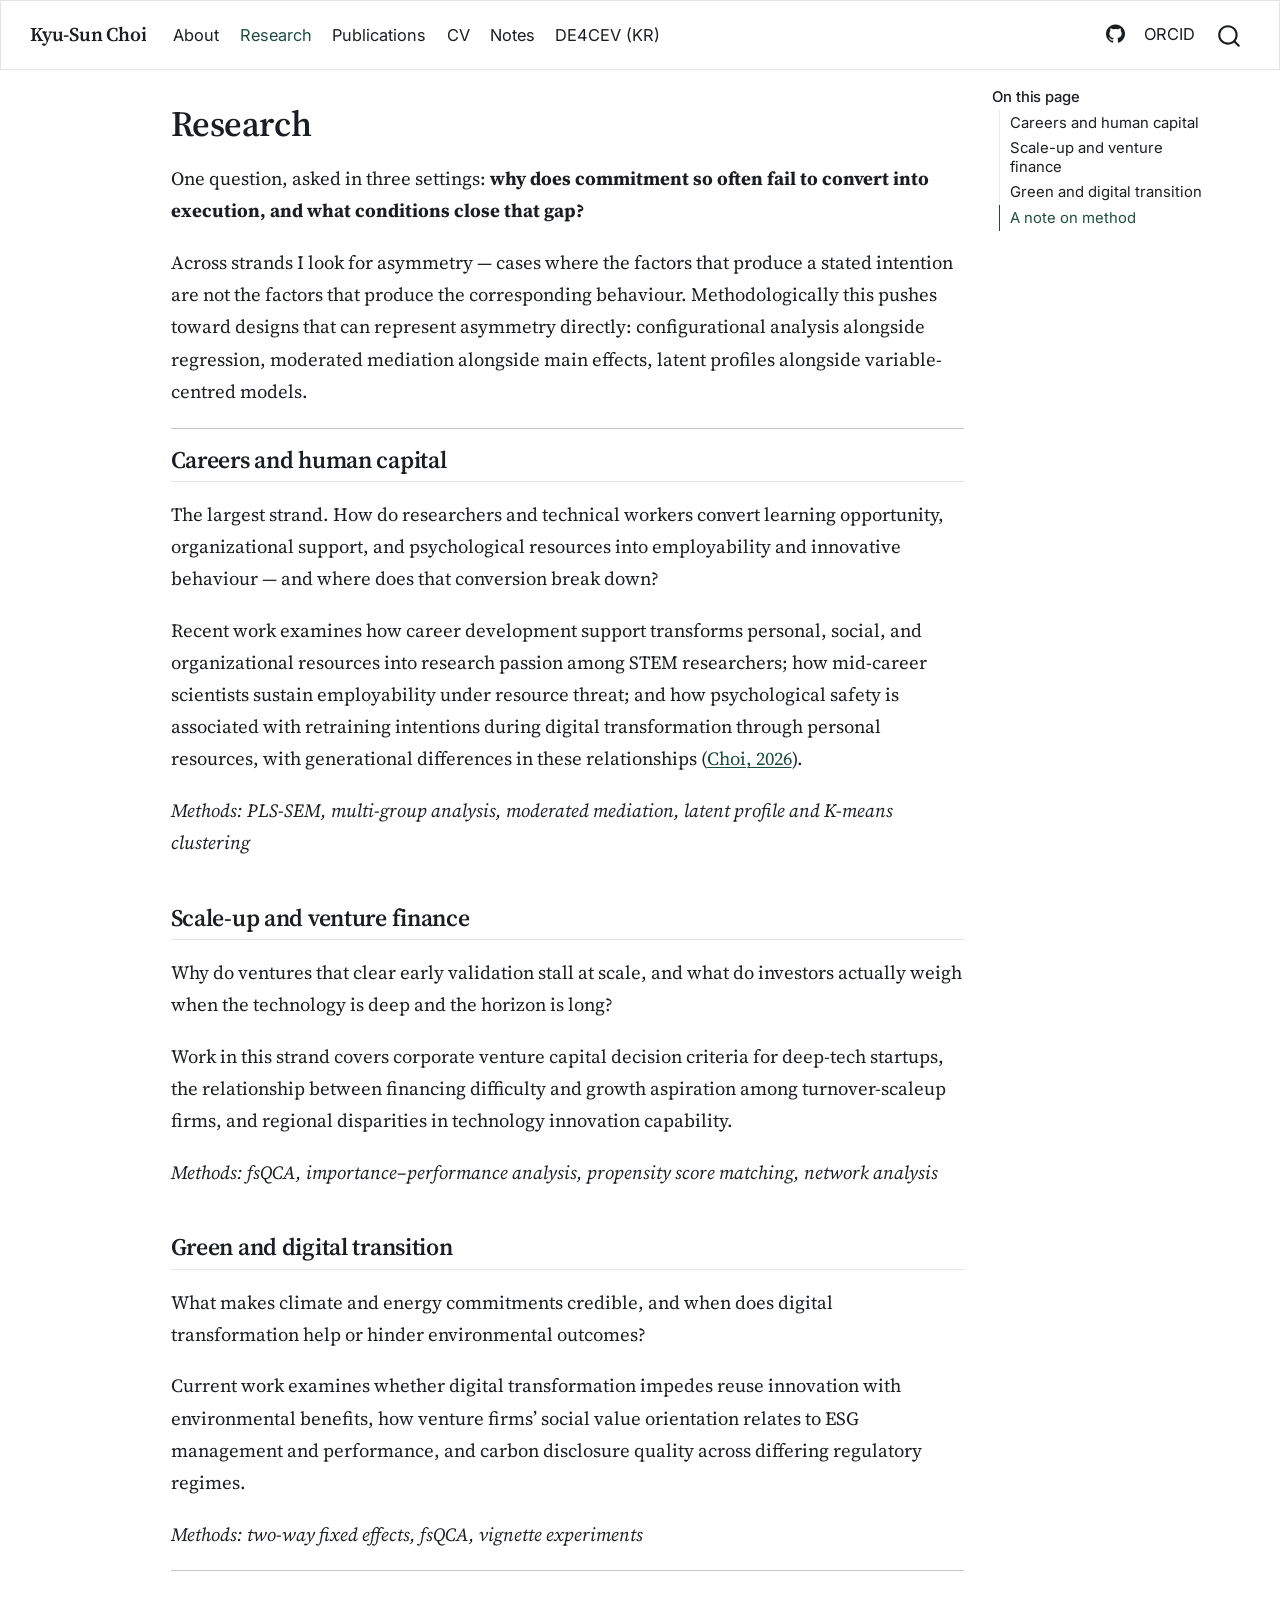
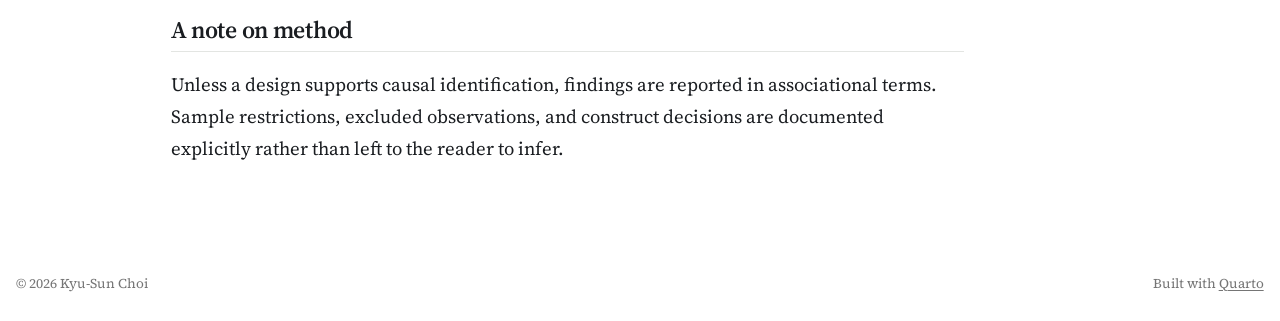
<file: research.html>
<!DOCTYPE html>
<html xmlns="http://www.w3.org/1999/xhtml" lang="en" xml:lang="en"><head>

<meta charset="utf-8">
<meta name="generator" content="quarto-1.11.9">

<meta name="viewport" content="width=device-width, initial-scale=1.0, user-scalable=yes">


<title>Research – Kyu-Sun Choi</title>
<style>
/* Default styles provided by pandoc.
** See https://pandoc.org/MANUAL.html#variables-for-html for config info.
*/
span.smallcaps{font-variant: small-caps;}
div.columns{display: flex; gap: 1.5em;}
div.column{flex: auto;}
@media screen {
div.columns{gap: min(4vw, 1.5em);}
div.column{overflow-x: auto;}
}
div.hanging-indent{margin-left: 1.5em; text-indent: -1.5em;}
ul.task-list{list-style: none;}
ul.task-list li input[type="checkbox"] {
  width: 0.8em;
  margin: 0 0.8em 0.2em -1em; /* quarto-specific, see https://github.com/quarto-dev/quarto-cli/issues/4556 */ 
  vertical-align: middle;
}
</style>


<script src="site_libs/quarto-nav/quarto-nav.js"></script>
<script src="site_libs/quarto-nav/headroom.min.js"></script>
<script src="site_libs/clipboard/clipboard.min.js"></script>
<script src="site_libs/quarto-search/autocomplete.umd.js"></script>
<script src="site_libs/quarto-search/fuse.min.js"></script>
<script src="site_libs/quarto-search/quarto-search.js"></script>
<meta name="quarto:offset" content="./">
<link href="./images/favicon.png" rel="icon" type="image/png">
<script src="site_libs/quarto-html/quarto.js" type="module"></script>
<script src="site_libs/quarto-html/tabsets/tabsets.js" type="module"></script>
<script src="site_libs/quarto-html/scrollable-regions/scrollable-regions.js" type="module"></script>
<script src="site_libs/quarto-html/popper.min.js"></script>
<script src="site_libs/quarto-html/tippy.umd.min.js"></script>
<script src="site_libs/quarto-html/anchor.min.js"></script>
<link href="site_libs/quarto-html/tippy.css" rel="stylesheet">
<link href="site_libs/quarto-html/quarto-syntax-highlighting-63b5708e65d6cd79cd7618c58d0c21e7.css" rel="stylesheet" id="quarto-text-highlighting-styles">
<script src="site_libs/bootstrap/bootstrap.min.js"></script>
<link href="site_libs/bootstrap/bootstrap-icons.css" rel="stylesheet">
<link href="site_libs/bootstrap/bootstrap-665c2cede42db689215a2e90a3d80492.min.css" rel="stylesheet" append-hash="true" id="quarto-bootstrap" data-mode="light">
<script id="quarto-search-options" type="application/json">{
  "location": "navbar",
  "copy-button": false,
  "collapse-after": 3,
  "panel-placement": "end",
  "type": "overlay",
  "limit": 50,
  "keyboard-shortcut": [
    "f",
    "/",
    "s"
  ],
  "show-item-context": false,
  "language": {
    "search-no-results-text": "No results",
    "search-matching-documents-text": "matching documents",
    "search-copy-link-title": "Copy link to search",
    "search-hide-matches-text": "Hide additional matches",
    "search-more-match-text": "more match in this document",
    "search-more-matches-text": "more matches in this document",
    "search-clear-button-title": "Clear",
    "search-text-placeholder": "",
    "search-detached-cancel-button-title": "Cancel",
    "search-submit-button-title": "Submit",
    "search-label": "Search"
  }
}</script>


</head>

<body class="nav-fixed quarto-light"><a id="quarto-skip-link" class="visually-hidden-focusable" href="#quarto-document-content">Skip to main content</a>

<div id="quarto-search-results"></div>
  <header id="quarto-header" class="headroom fixed-top">
    <nav class="navbar navbar-expand-lg " data-bs-theme="dark" aria-label="Site">
      <div class="navbar-container container-fluid">
      <div class="navbar-brand-container mx-auto">
    <a class="navbar-brand" href="./index.html">
    <span class="navbar-title">Kyu-Sun Choi</span>
    </a>
  </div>
          <button class="navbar-toggler" type="button" data-bs-toggle="collapse" data-bs-target="#navbarCollapse" aria-controls="navbarCollapse" aria-expanded="false" aria-label="Toggle navigation" onclick="if (window.quartoToggleHeadroom) { window.quartoToggleHeadroom(); }">
  <span class="navbar-toggler-icon"></span>
</button>
          <div class="collapse navbar-collapse" id="navbarCollapse">
            <ul class="navbar-nav navbar-nav-scroll me-auto">
  <li class="nav-item">
    <a class="nav-link" href="./index.html"> 
<span class="menu-text">About</span></a>
  </li>  
  <li class="nav-item">
    <a class="nav-link active" href="./research.html" aria-current="page"> 
<span class="menu-text">Research</span></a>
  </li>  
  <li class="nav-item">
    <a class="nav-link" href="./publications.html"> 
<span class="menu-text">Publications</span></a>
  </li>  
  <li class="nav-item">
    <a class="nav-link" href="./cv.html"> 
<span class="menu-text">CV</span></a>
  </li>  
  <li class="nav-item">
    <a class="nav-link" href="./blog.html"> 
<span class="menu-text">Notes</span></a>
  </li>  
  <li class="nav-item">
    <a class="nav-link" href="https://24steps4cev.com" target="_blank"> 
<span class="menu-text">DE4CEV (KR)</span></a>
  </li>  
</ul>
            <ul class="navbar-nav navbar-nav-scroll ms-auto">
  <li class="nav-item compact">
    <a class="nav-link" href="https://github.com/kyusunchoi"> <i class="bi bi-github" role="img" aria-label="GitHub">
</i> 
<span class="menu-text"></span></a>
  </li>  
  <li class="nav-item">
    <a class="nav-link" href="https://orcid.org/0000-0001-7960-6547"> 
<span class="menu-text">ORCID</span></a>
  </li>  
</ul>
          </div> <!-- /navcollapse -->
            <div class="quarto-navbar-tools">
</div>
            <div id="quarto-search" class="" title="Search"></div>
      </div> <!-- /container-fluid -->
    </nav>
</header>
<!-- content -->
<div id="quarto-content" class="quarto-container page-columns page-rows-contents page-layout-article page-navbar">
<!-- sidebar -->
<!-- margin-sidebar -->
    <div id="quarto-margin-sidebar" class="sidebar margin-sidebar">
        <nav id="TOC" role="doc-toc" aria-labelledby="toc-title" class="toc-active">
    <h2 id="toc-title">On this page</h2>
   
  <ul>
  <li><a href="#careers-and-human-capital" id="toc-careers-and-human-capital" class="nav-link active" data-scroll-target="#careers-and-human-capital">Careers and human capital</a></li>
  <li><a href="#scale-up-and-venture-finance" id="toc-scale-up-and-venture-finance" class="nav-link" data-scroll-target="#scale-up-and-venture-finance">Scale-up and venture finance</a></li>
  <li><a href="#green-and-digital-transition" id="toc-green-and-digital-transition" class="nav-link" data-scroll-target="#green-and-digital-transition">Green and digital transition</a></li>
  <li><a href="#a-note-on-method" id="toc-a-note-on-method" class="nav-link" data-scroll-target="#a-note-on-method">A note on method</a></li>
  </ul>
</nav>
    </div>
<!-- main -->
<main class="content" id="quarto-document-content" tabindex="-1">

<header id="title-block-header" class="quarto-title-block default">
<div class="quarto-title">
<h1 class="title">Research</h1>
</div>



<div class="quarto-title-meta">

    
  
    
  </div>
  


</header>


<p>One question, asked in three settings: <strong>why does commitment so often fail to convert into execution, and what conditions close that gap?</strong></p>
<p>Across strands I look for asymmetry — cases where the factors that produce a stated intention are not the factors that produce the corresponding behaviour. Methodologically this pushes toward designs that can represent asymmetry directly: configurational analysis alongside regression, moderated mediation alongside main effects, latent profiles alongside variable-centred models.</p>
<hr>
<section id="careers-and-human-capital" class="level2">
<h2 class="anchored" data-anchor-id="careers-and-human-capital">Careers and human capital</h2>
<p>The largest strand. How do researchers and technical workers convert learning opportunity, organizational support, and psychological resources into employability and innovative behaviour — and where does that conversion break down?</p>
<p>Recent work examines how career development support transforms personal, social, and organizational resources into research passion among STEM researchers; how mid-career scientists sustain employability under resource threat; and how psychological safety is associated with retraining intentions during digital transformation through personal resources, with generational differences in these relationships (<a href="https://doi.org/10.7545/ajip.2026.15.2.142">Choi, 2026</a>).</p>
<p><em>Methods: PLS-SEM, multi-group analysis, moderated mediation, latent profile and K-means clustering</em></p>
</section>
<section id="scale-up-and-venture-finance" class="level2">
<h2 class="anchored" data-anchor-id="scale-up-and-venture-finance">Scale-up and venture finance</h2>
<p>Why do ventures that clear early validation stall at scale, and what do investors actually weigh when the technology is deep and the horizon is long?</p>
<p>Work in this strand covers corporate venture capital decision criteria for deep-tech startups, the relationship between financing difficulty and growth aspiration among turnover-scaleup firms, and regional disparities in technology innovation capability.</p>
<p><em>Methods: fsQCA, importance–performance analysis, propensity score matching, network analysis</em></p>
</section>
<section id="green-and-digital-transition" class="level2">
<h2 class="anchored" data-anchor-id="green-and-digital-transition">Green and digital transition</h2>
<p>What makes climate and energy commitments credible, and when does digital transformation help or hinder environmental outcomes?</p>
<p>Current work examines whether digital transformation impedes reuse innovation with environmental benefits, how venture firms’ social value orientation relates to ESG management and performance, and carbon disclosure quality across differing regulatory regimes.</p>
<p><em>Methods: two-way fixed effects, fsQCA, vignette experiments</em></p>
<hr>
</section>
<section id="a-note-on-method" class="level2">
<h2 class="anchored" data-anchor-id="a-note-on-method">A note on method</h2>
<p>Unless a design supports causal identification, findings are reported in associational terms. Sample restrictions, excluded observations, and construct decisions are documented explicitly rather than left to the reader to infer.</p>


</section>

</main> <!-- /main -->
<script id="quarto-html-after-body" type="application/javascript">
  window.document.addEventListener("DOMContentLoaded", function (event) {
    const icon = "";
    const anchorJS = new window.AnchorJS();
    anchorJS.options = {
      placement: 'right',
      icon: icon
    };
    anchorJS.add('.anchored');
    const isCodeAnnotation = (el) => {
      for (const clz of el.classList) {
        if (clz.startsWith('code-annotation-')) {                     
          return true;
        }
      }
      return false;
    }
    const onCopySuccess = function(e) {
      // button target
      const button = e.trigger;
      // don't keep focus
      button.blur();
      // flash "checked"
      button.classList.add('code-copy-button-checked');
      var currentTitle = button.getAttribute("title");
      button.setAttribute("title", "Copied!");
      let tooltip;
      if (window.bootstrap) {
        button.setAttribute("data-bs-toggle", "tooltip");
        button.setAttribute("data-bs-placement", "left");
        button.setAttribute("data-bs-title", "Copied!");
        tooltip = new bootstrap.Tooltip(button, 
          { trigger: "manual", 
            customClass: "code-copy-button-tooltip",
            offset: [0, -8]});
        tooltip.show();    
      }
      setTimeout(function() {
        if (tooltip) {
          tooltip.hide();
          button.removeAttribute("data-bs-title");
          button.removeAttribute("data-bs-toggle");
          button.removeAttribute("data-bs-placement");
        }
        button.setAttribute("title", currentTitle);
        button.classList.remove('code-copy-button-checked');
      }, 1000);
      // clear code selection
      e.clearSelection();
    }
    const getTextToCopy = function(trigger) {
      const outerScaffold = trigger.parentElement.cloneNode(true);
      const codeEl = outerScaffold.querySelector('code');
      for (const childEl of codeEl.children) {
        if (isCodeAnnotation(childEl)) {
          childEl.remove();
        }
      }
      return codeEl.innerText;
    }
    const clipboard = new window.ClipboardJS('.code-copy-button:not([data-in-quarto-modal])', {
      text: getTextToCopy
    });
    clipboard.on('success', onCopySuccess);
    if (window.document.getElementById('quarto-embedded-source-code-modal')) {
      const clipboardModal = new window.ClipboardJS('.code-copy-button[data-in-quarto-modal]', {
        text: getTextToCopy,
        container: window.document.getElementById('quarto-embedded-source-code-modal')
      });
      clipboardModal.on('success', onCopySuccess);
    }
      var localhostRegex = new RegExp(/^(?:http|https):\/\/localhost\:?[0-9]*\//);
      var mailtoRegex = new RegExp(/^mailto:/);
        var filterRegex = new RegExp("https:\/\/kyusunchoi\.github\.io");
      const newWindowLabel = "(opens in a new tab)";
      const newWindowNoteId = "quarto-ext-newwindow-label";
      // Links reference one hidden label through aria-describedby, so the
      // announcement never changes their accessible name.
      var describeNewWindow = (link) => {
        if (!window.document.getElementById(newWindowNoteId)) {
          var newWindowNote = window.document.createElement("span");
          newWindowNote.id = newWindowNoteId;
          newWindowNote.hidden = true;
          newWindowNote.textContent = newWindowLabel;
          window.document.body.appendChild(newWindowNote);
        }
        var describedBy = (link.getAttribute("aria-describedby") || "").split(/\s+/).filter(Boolean);
        if (!describedBy.includes(newWindowNoteId)) {
          describedBy.push(newWindowNoteId);
          link.setAttribute("aria-describedby", describedBy.join(" "));
        }
      }
      var isInternal = (href) => {
          return filterRegex.test(href) || localhostRegex.test(href) || mailtoRegex.test(href);
      }
      // Inspect non-navigation links and adorn them if external
      window.quartoDecorateExternalLinks = function (root) {
     var links = (root || window.document).querySelectorAll('a[href]:not(.nav-link):not(.navbar-brand):not(.toc-action):not(.sidebar-link):not(.sidebar-item-toggle):not(.pagination-link):not(.no-external):not([aria-hidden]):not(.dropdown-item):not(.quarto-navigation-tool):not(.about-link)');
      for (var i=0; i<links.length; i++) {
        const link = links[i];
        if (!isInternal(link.href)) {
          // undo the damage that might have been done by quarto-nav.js in the case of
          // links that we want to consider external
          if (link.dataset.originalHref !== undefined) {
            link.href = link.dataset.originalHref;
          }
            // target, if specified
            link.setAttribute("target", "_blank");
            if (link.getAttribute("rel") === null) {
              link.setAttribute("rel", "noopener");
            }
            describeNewWindow(link);
          if (!link.classList.contains('no-external-icon')) {
          }
        }
      }
      };
      window.quartoDecorateExternalLinks(window.document);
    // Esc closes the popup (WCAG 1.4.13) and focus leaving both trigger and
    // popup closes it (WCAG 2.4.11); tippy handles neither for interactive popups.
    const hideOnEscAndFocusOut = {
      name: 'hideOnEscAndFocusOut',
      defaultValue: true,
      fn(instance) {
        const dismiss = () => {
          // A show scheduled by the trigger delay would otherwise reopen it
          instance.clearDelayTimeouts();
          instance.hide();
        };
        const onKeyDown = (event) => {
          if (event.key !== 'Escape') {
            return;
          }
          // Keep Esc from also reaching page handlers (e.g. reveal.js overview),
          // except an open reveal.js slide menu, which Esc should close too.
          // The menu handles keys only when its keyboard option is on.
          const menuHandlesEsc = window.Reveal?.getPlugin?.('menu')?.isOpen() &&
            window.Reveal.getConfig().menu?.keyboard !== false;
          if (!menuHandlesEsc) {
            event.stopPropagation();
          }
          if (instance.popper.contains(window.document.activeElement)) {
            // Disabled while refocusing so the focus trigger does not reopen it
            instance.disable();
            instance.reference.focus();
            instance.enable();
          }
          dismiss();
        };
        const onFocusOut = (event) => {
          const target = event.relatedTarget;
          if (target && !instance.reference.contains(target) &&
              !instance.popper.contains(target)) {
            dismiss();
          }
        };
        // On the trigger too: a click trigger (code-annotations: select) has no
        // blur handling. Attached for the instance's lifetime so leaving the
        // trigger also cancels a show still pending on the trigger delay.
        instance.reference.addEventListener('focusout', onFocusOut);
        return {
          onShow() {
            window.document.addEventListener('keydown', onKeyDown, true);
            instance.popper.addEventListener('focusout', onFocusOut);
          },
          onHide() {
            window.document.removeEventListener('keydown', onKeyDown, true);
            instance.popper.removeEventListener('focusout', onFocusOut);
          },
          onDestroy() {
            instance.reference.removeEventListener('focusout', onFocusOut);
          },
        };
      },
    };
    function tippyHover(el, contentFn, onTriggerFn, onUntriggerFn) {
      const config = {
        allowHTML: true,
        maxWidth: 500,
        delay: 100,
        arrow: false,
        appendTo: function(el) {
            return el.parentElement;
        },
        interactive: true,
        interactiveBorder: 10,
        theme: 'quarto',
        placement: 'bottom-start',
        plugins: [hideOnEscAndFocusOut],
      };
      if (contentFn) {
        config.content = contentFn;
      }
      if (onTriggerFn) {
        config.onTrigger = onTriggerFn;
      }
      if (onUntriggerFn) {
        config.onUntrigger = onUntriggerFn;
      }
      window.tippy(el, config); 
    }
    const noterefs = window.document.querySelectorAll('a[role="doc-noteref"]');
    for (var i=0; i<noterefs.length; i++) {
      const ref = noterefs[i];
      tippyHover(ref, function() {
        // use id or data attribute instead here
        let href = ref.getAttribute('data-footnote-href') || ref.getAttribute('href');
        try { href = new URL(href).hash; } catch {}
        const id = href.replace(/^#\/?/, "");
        const note = window.document.getElementById(id);
        if (note) {
          return note.innerHTML;
        } else {
          return "";
        }
      });
    }
    const xrefs = window.document.querySelectorAll('a.quarto-xref');
    const processXRef = (id, note) => {
      // Strip column container classes
      const stripColumnClz = (el) => {
        el.classList.remove("page-full", "page-columns");
        if (el.children) {
          for (const child of el.children) {
            stripColumnClz(child);
          }
        }
      }
      stripColumnClz(note)
      if (id === null || id.startsWith('sec-')) {
        // Special case sections, only their first couple elements
        const container = document.createElement("div");
        if (note.children && note.children.length > 2) {
          container.appendChild(note.children[0].cloneNode(true));
          for (let i = 1; i < note.children.length; i++) {
            const child = note.children[i];
            if (child.tagName === "P" && child.innerText === "") {
              continue;
            } else {
              container.appendChild(child.cloneNode(true));
              break;
            }
          }
          if (window.Quarto?.typesetMath) {
            window.Quarto.typesetMath(container);
          }
          return container.innerHTML
        } else {
          if (window.Quarto?.typesetMath) {
            window.Quarto.typesetMath(note);
          }
          return note.innerHTML;
        }
      } else {
        // Remove any anchor links if they are present
        const anchorLink = note.querySelector('a.anchorjs-link');
        if (anchorLink) {
          anchorLink.remove();
        }
        if (window.Quarto?.typesetMath) {
          window.Quarto.typesetMath(note);
        }
        if (note.classList.contains("callout")) {
          return note.outerHTML;
        } else {
          return note.innerHTML;
        }
      }
    }
    for (var i=0; i<xrefs.length; i++) {
      const xref = xrefs[i];
      tippyHover(xref, undefined, function(instance) {
        instance.disable();
        let url = xref.getAttribute('href');
        let hash = undefined; 
        if (url.startsWith('#')) {
          hash = url;
        } else {
          try { hash = new URL(url).hash; } catch {}
        }
        if (hash) {
          const id = hash.replace(/^#\/?/, "");
          const note = window.document.getElementById(id);
          if (note !== null) {
            try {
              const html = processXRef(id, note.cloneNode(true));
              instance.setContent(html);
            } finally {
              instance.enable();
              instance.show();
            }
          } else {
            // See if we can fetch this
            fetch(url.split('#')[0])
            .then(res => res.text())
            .then(html => {
              const parser = new DOMParser();
              const htmlDoc = parser.parseFromString(html, "text/html");
              const note = htmlDoc.getElementById(id);
              if (note !== null) {
                const html = processXRef(id, note);
                instance.setContent(html);
              } 
            }).finally(() => {
              instance.enable();
              instance.show();
            });
          }
        } else {
          // See if we can fetch a full url (with no hash to target)
          // This is a special case and we should probably do some content thinning / targeting
          fetch(url)
          .then(res => res.text())
          .then(html => {
            const parser = new DOMParser();
            const htmlDoc = parser.parseFromString(html, "text/html");
            const note = htmlDoc.querySelector('main.content');
            if (note !== null) {
              // This should only happen for chapter cross references
              // (since there is no id in the URL)
              // remove the first header
              if (note.children.length > 0 && note.children[0].tagName === "HEADER") {
                note.children[0].remove();
              }
              const html = processXRef(null, note);
              instance.setContent(html);
            } 
          }).finally(() => {
            instance.enable();
            instance.show();
          });
        }
      }, function(instance) {
      });
    }
        let selectedAnnoteEl;
        const selectorForAnnotation = ( cell, annotation) => {
          let cellAttr = 'data-code-cell="' + cell + '"';
          let lineAttr = 'data-code-annotation="' +  annotation + '"';
          const selector = 'span[' + cellAttr + '][' + lineAttr + ']';
          return selector;
        }
        const selectCodeLines = (annoteEl) => {
          const doc = window.document;
          const targetCell = annoteEl.getAttribute("data-target-cell");
          const targetAnnotation = annoteEl.getAttribute("data-target-annotation");
          const annoteSpan = window.document.querySelector(selectorForAnnotation(targetCell, targetAnnotation));
          const lines = annoteSpan.getAttribute("data-code-lines").split(",");
          const lineIds = lines.map((line) => {
            return targetCell + "-" + line;
          })
          // Each band is positioned against its own containing block, which is
          // not the offsetParent of the lines, so place it from client rects.
          const placeBand = (band, firstEl, lastEl, codeBlock) => {
            const container = band.offsetParent;
            if (container === null) {
              return;
            }
            const containerRect = container.getBoundingClientRect();
            // Reveal.js scales slides with a transform, so convert client
            // pixels back to the CSS pixels of the container.
            const scale = containerRect.height / container.offsetHeight || 1;
            const firstRect = firstEl.getBoundingClientRect();
            const lastRect = lastEl.getBoundingClientRect();
            const top = (firstRect.top - containerRect.top) / scale - container.clientTop + container.scrollTop;
            const height = (lastRect.bottom - firstRect.top) / scale;
            band.style.top = top - 2 + "px";
            band.style.height = height + 4 + "px";
            if (codeBlock) {
              // Without the copy button wrapper, the containing block is wider
              // than the code block, so span the code block explicitly.
              const blockRect = codeBlock.getBoundingClientRect();
              band.style.left = (blockRect.left - containerRect.left) / scale - container.clientLeft + container.scrollLeft + "px";
              band.style.width = blockRect.width / scale + "px";
            }
          };
          if (lineIds.length > 0) {
            const el = window.document.getElementById(lineIds[0]);
            const lastEl = window.document.getElementById(lineIds[lineIds.length - 1]);
            const parent = el.parentElement.parentElement;
            // cook up a div (if necessary) and position it
            let div = window.document.getElementById("code-annotation-line-highlight");
            if (div === null) {
              div = window.document.createElement("div");
              div.setAttribute("id", "code-annotation-line-highlight");
              div.style.position = 'absolute';
              parent.appendChild(div);
            }
            placeBand(div, el, lastEl, parent.closest("div.sourceCode") || parent);
            let gutterDiv = window.document.getElementById("code-annotation-line-highlight-gutter");
            if (gutterDiv === null) {
              gutterDiv = window.document.createElement("div");
              gutterDiv.setAttribute("id", "code-annotation-line-highlight-gutter");
              gutterDiv.style.position = 'absolute';
              const codeCell = window.document.getElementById(targetCell);
              const gutter = codeCell.querySelector('.code-annotation-gutter');
              gutter.appendChild(gutterDiv);
            }
            placeBand(gutterDiv, el, lastEl);
            selectedAnnoteEl = annoteEl;
          }
        };
        const unselectCodeLines = () => {
          const elementsIds = ["code-annotation-line-highlight", "code-annotation-line-highlight-gutter"];
          elementsIds.forEach((elId) => {
            const div = window.document.getElementById(elId);
            if (div) {
              div.remove();
            }
          });
          selectedAnnoteEl = undefined;
        };
          // Handle positioning of the toggle
      window.addEventListener(
        "resize",
        throttle(() => {
          elRect = undefined;
          if (selectedAnnoteEl) {
            selectCodeLines(selectedAnnoteEl);
          }
        }, 10)
      );
      function throttle(fn, ms) {
      let throttle = false;
      let timer;
        return (...args) => {
          if(!throttle) { // first call gets through
              fn.apply(this, args);
              throttle = true;
          } else { // all the others get throttled
              if(timer) clearTimeout(timer); // cancel #2
              timer = setTimeout(() => {
                fn.apply(this, args);
                timer = throttle = false;
              }, ms);
          }
        };
      }
        // Attach click handler to the DT
        const annoteDls = window.document.querySelectorAll('dt[data-target-cell]');
        for (const annoteDlNode of annoteDls) {
          annoteDlNode.addEventListener('click', (event) => {
            const clickedEl = event.target;
            if (clickedEl !== selectedAnnoteEl) {
              unselectCodeLines();
              const activeEl = window.document.querySelector('dt[data-target-cell].code-annotation-active');
              if (activeEl) {
                activeEl.classList.remove('code-annotation-active');
              }
              selectCodeLines(clickedEl);
              clickedEl.classList.add('code-annotation-active');
            } else {
              // Unselect the line
              unselectCodeLines();
              clickedEl.classList.remove('code-annotation-active');
            }
          });
        }
    const findCites = (el) => {
      const parentEl = el.parentElement;
      if (parentEl) {
        const cites = parentEl.dataset.cites;
        if (cites) {
          return {
            el,
            cites: cites.split(' ')
          };
        } else {
          return findCites(el.parentElement)
        }
      } else {
        return undefined;
      }
    };
    var bibliorefs = window.document.querySelectorAll('a[role="doc-biblioref"]');
    for (var i=0; i<bibliorefs.length; i++) {
      const ref = bibliorefs[i];
      const citeInfo = findCites(ref);
      if (citeInfo) {
        tippyHover(citeInfo.el, function() {
          var popup = window.document.createElement('div');
          citeInfo.cites.forEach(function(cite) {
            var citeDiv = window.document.createElement('div');
            citeDiv.classList.add('hanging-indent');
            citeDiv.classList.add('csl-entry');
            var biblioDiv = window.document.getElementById('ref-' + cite);
            if (biblioDiv) {
              citeDiv.innerHTML = biblioDiv.innerHTML;
            }
            popup.appendChild(citeDiv);
          });
          return popup.innerHTML;
        });
      }
    }
  });
  </script>
  <script type="application/javascript">
  window.quartoScrollableRegionsLabels = {"code":"Scrollable code","output":"Scrollable output"};
  </script>
</div> <!-- /content -->
<footer class="footer">
  <div class="nav-footer">
    <div class="nav-footer-left">
<p>© 2026 Kyu-Sun Choi</p>
</div>   
    <div class="nav-footer-center">
      &nbsp;
    </div>
    <div class="nav-footer-right">
<p>Built with <a href="https://quarto.org">Quarto</a></p>
</div>
  </div>
</footer>




</body></html>
</file>
<file: site_libs/quarto-html/tippy.css>
.tippy-box[data-animation=fade][data-state=hidden]{opacity:0}[data-tippy-root]{max-width:calc(100vw - 10px)}.tippy-box{position:relative;background-color:#333;color:#fff;border-radius:4px;font-size:14px;line-height:1.4;white-space:normal;outline:0;transition-property:transform,visibility,opacity}.tippy-box[data-placement^=top]>.tippy-arrow{bottom:0}.tippy-box[data-placement^=top]>.tippy-arrow:before{bottom:-7px;left:0;border-width:8px 8px 0;border-top-color:initial;transform-origin:center top}.tippy-box[data-placement^=bottom]>.tippy-arrow{top:0}.tippy-box[data-placement^=bottom]>.tippy-arrow:before{top:-7px;left:0;border-width:0 8px 8px;border-bottom-color:initial;transform-origin:center bottom}.tippy-box[data-placement^=left]>.tippy-arrow{right:0}.tippy-box[data-placement^=left]>.tippy-arrow:before{border-width:8px 0 8px 8px;border-left-color:initial;right:-7px;transform-origin:center left}.tippy-box[data-placement^=right]>.tippy-arrow{left:0}.tippy-box[data-placement^=right]>.tippy-arrow:before{left:-7px;border-width:8px 8px 8px 0;border-right-color:initial;transform-origin:center right}.tippy-box[data-inertia][data-state=visible]{transition-timing-function:cubic-bezier(.54,1.5,.38,1.11)}.tippy-arrow{width:16px;height:16px;color:#333}.tippy-arrow:before{content:"";position:absolute;border-color:transparent;border-style:solid}.tippy-content{position:relative;padding:5px 9px;z-index:1}
</file>
<file: site_libs/quarto-html/quarto-syntax-highlighting-63b5708e65d6cd79cd7618c58d0c21e7.css>
/* quarto syntax highlight colors */
:root {
  --quarto-hl-ot-color: #003B4F;
  --quarto-hl-at-color: #657422;
  --quarto-hl-ss-color: #20794D;
  --quarto-hl-an-color: #5E5E5E;
  --quarto-hl-fu-color: #4758AB;
  --quarto-hl-st-color: #20794D;
  --quarto-hl-cf-color: #003B4F;
  --quarto-hl-op-color: #5E5E5E;
  --quarto-hl-er-color: #AD0000;
  --quarto-hl-bn-color: #AD0000;
  --quarto-hl-al-color: #AD0000;
  --quarto-hl-va-color: #111111;
  --quarto-hl-bu-color: inherit;
  --quarto-hl-ex-color: inherit;
  --quarto-hl-pp-color: #AD0000;
  --quarto-hl-in-color: #5E5E5E;
  --quarto-hl-vs-color: #20794D;
  --quarto-hl-wa-color: #5E5E5E;
  --quarto-hl-do-color: #5E5E5E;
  --quarto-hl-im-color: #00769E;
  --quarto-hl-ch-color: #20794D;
  --quarto-hl-dt-color: #AD0000;
  --quarto-hl-fl-color: #AD0000;
  --quarto-hl-co-color: #5E5E5E;
  --quarto-hl-cv-color: #5E5E5E;
  --quarto-hl-cn-color: #8f5902;
  --quarto-hl-sc-color: #5E5E5E;
  --quarto-hl-dv-color: #AD0000;
  --quarto-hl-kw-color: #003B4F;
}

/* other quarto variables */
:root {
  --quarto-font-monospace: SFMono-Regular, Menlo, Monaco, Consolas, "Liberation Mono", "Courier New", monospace;
}

/* syntax highlight based on Pandoc's rules */
pre > code.sourceCode > span {
  color: #003B4F;
}

code.sourceCode > span {
  color: #003B4F;
}

div.sourceCode,
div.sourceCode pre.sourceCode {
  color: #003B4F;
}

/* Normal */
code span {
  color: #003B4F;
}

/* Alert */
code span.al {
  color: #AD0000;
  font-style: inherit;
}

/* Annotation */
code span.an {
  color: #5E5E5E;
  font-style: inherit;
}

/* Attribute */
code span.at {
  color: #657422;
  font-style: inherit;
}

/* BaseN */
code span.bn {
  color: #AD0000;
  font-style: inherit;
}

/* BuiltIn */
code span.bu {
  font-style: inherit;
}

/* ControlFlow */
code span.cf {
  color: #003B4F;
  font-weight: bold;
  font-style: inherit;
}

/* Char */
code span.ch {
  color: #20794D;
  font-style: inherit;
}

/* Constant */
code span.cn {
  color: #8f5902;
  font-style: inherit;
}

/* Comment */
code span.co {
  color: #5E5E5E;
  font-style: inherit;
}

/* CommentVar */
code span.cv {
  color: #5E5E5E;
  font-style: italic;
}

/* Documentation */
code span.do {
  color: #5E5E5E;
  font-style: italic;
}

/* DataType */
code span.dt {
  color: #AD0000;
  font-style: inherit;
}

/* DecVal */
code span.dv {
  color: #AD0000;
  font-style: inherit;
}

/* Error */
code span.er {
  color: #AD0000;
  font-style: inherit;
}

/* Extension */
code span.ex {
  font-style: inherit;
}

/* Float */
code span.fl {
  color: #AD0000;
  font-style: inherit;
}

/* Function */
code span.fu {
  color: #4758AB;
  font-style: inherit;
}

/* Import */
code span.im {
  color: #00769E;
  font-style: inherit;
}

/* Information */
code span.in {
  color: #5E5E5E;
  font-style: inherit;
}

/* Keyword */
code span.kw {
  color: #003B4F;
  font-weight: bold;
  font-style: inherit;
}

/* Operator */
code span.op {
  color: #5E5E5E;
  font-style: inherit;
}

/* Other */
code span.ot {
  color: #003B4F;
  font-style: inherit;
}

/* Preprocessor */
code span.pp {
  color: #AD0000;
  font-style: inherit;
}

/* SpecialChar */
code span.sc {
  color: #5E5E5E;
  font-style: inherit;
}

/* SpecialString */
code span.ss {
  color: #20794D;
  font-style: inherit;
}

/* String */
code span.st {
  color: #20794D;
  font-style: inherit;
}

/* Variable */
code span.va {
  color: #111111;
  font-style: inherit;
}

/* VerbatimString */
code span.vs {
  color: #20794D;
  font-style: inherit;
}

/* Warning */
code span.wa {
  color: #5E5E5E;
  font-style: italic;
}

.prevent-inlining {
  content: "</";
}

/*# sourceMappingURL=054cc16b9e9817627be6994582d2ffb5.css.map */
</file>
